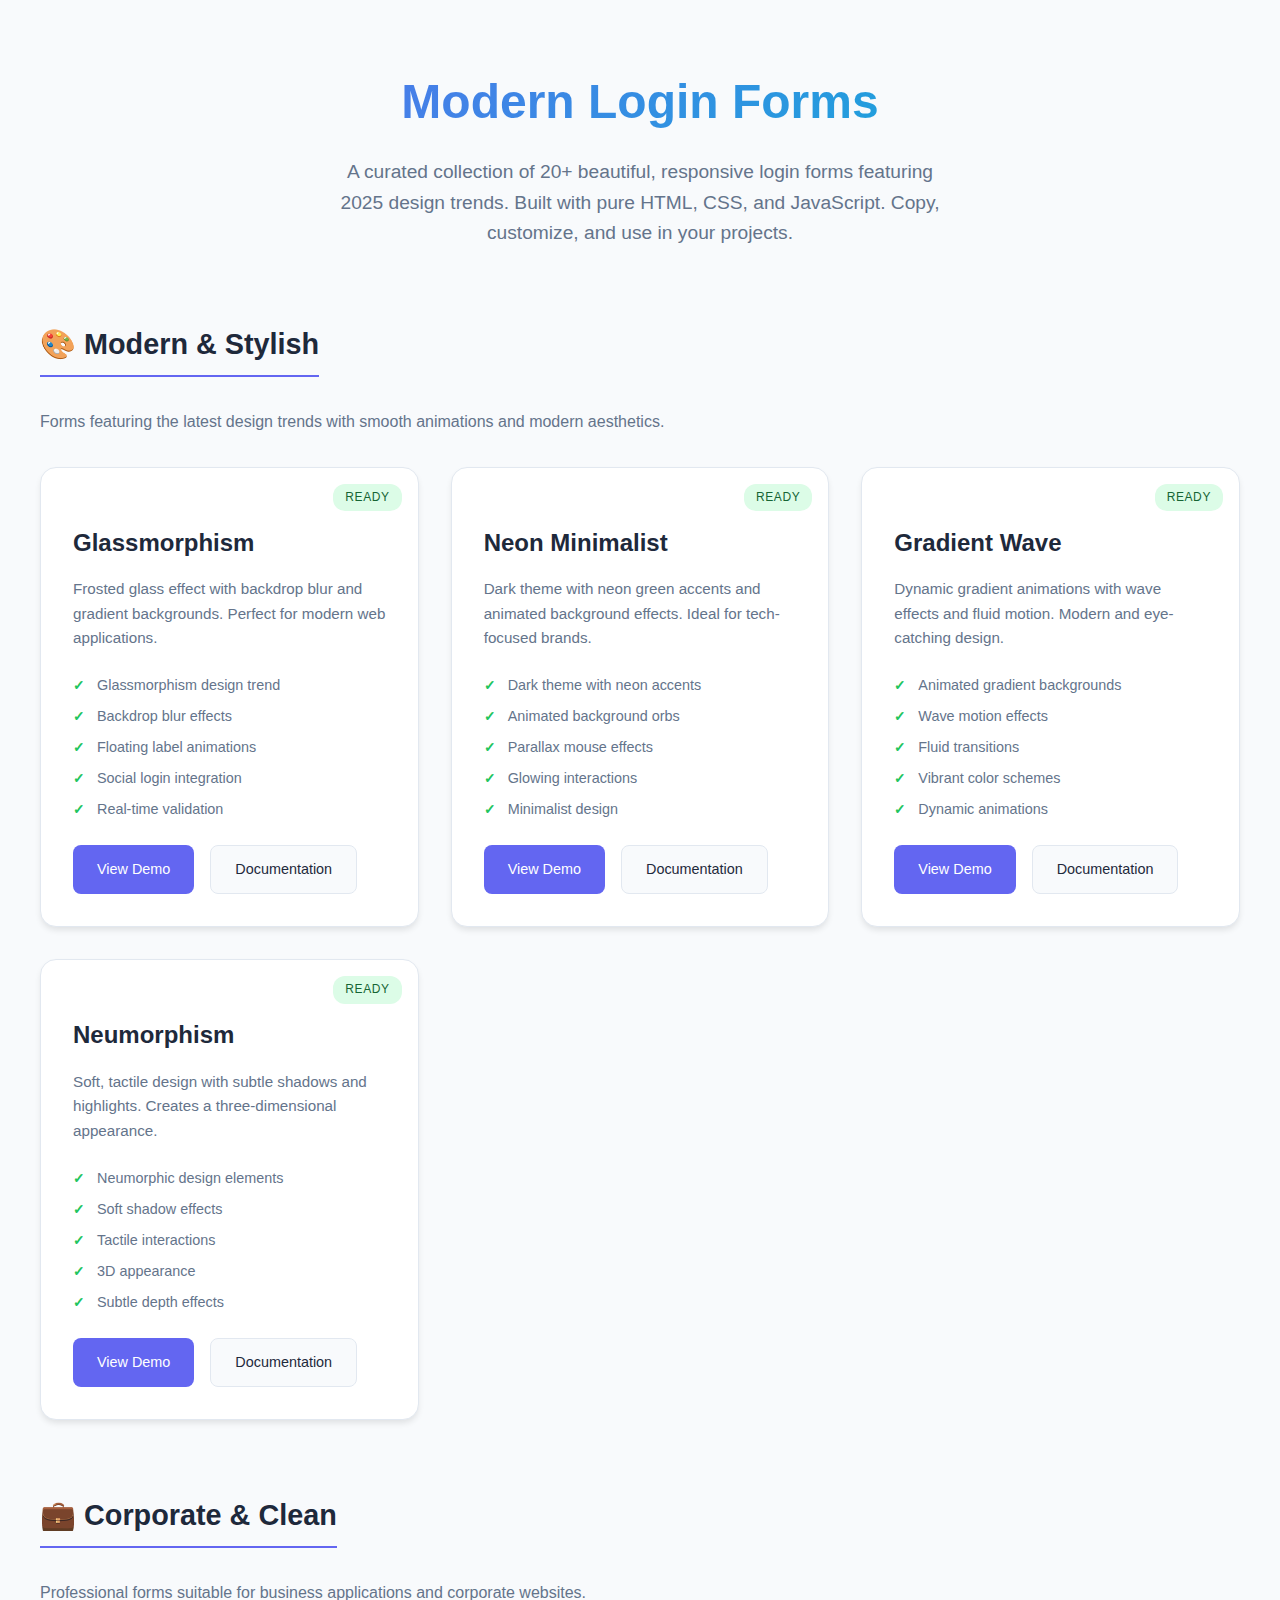
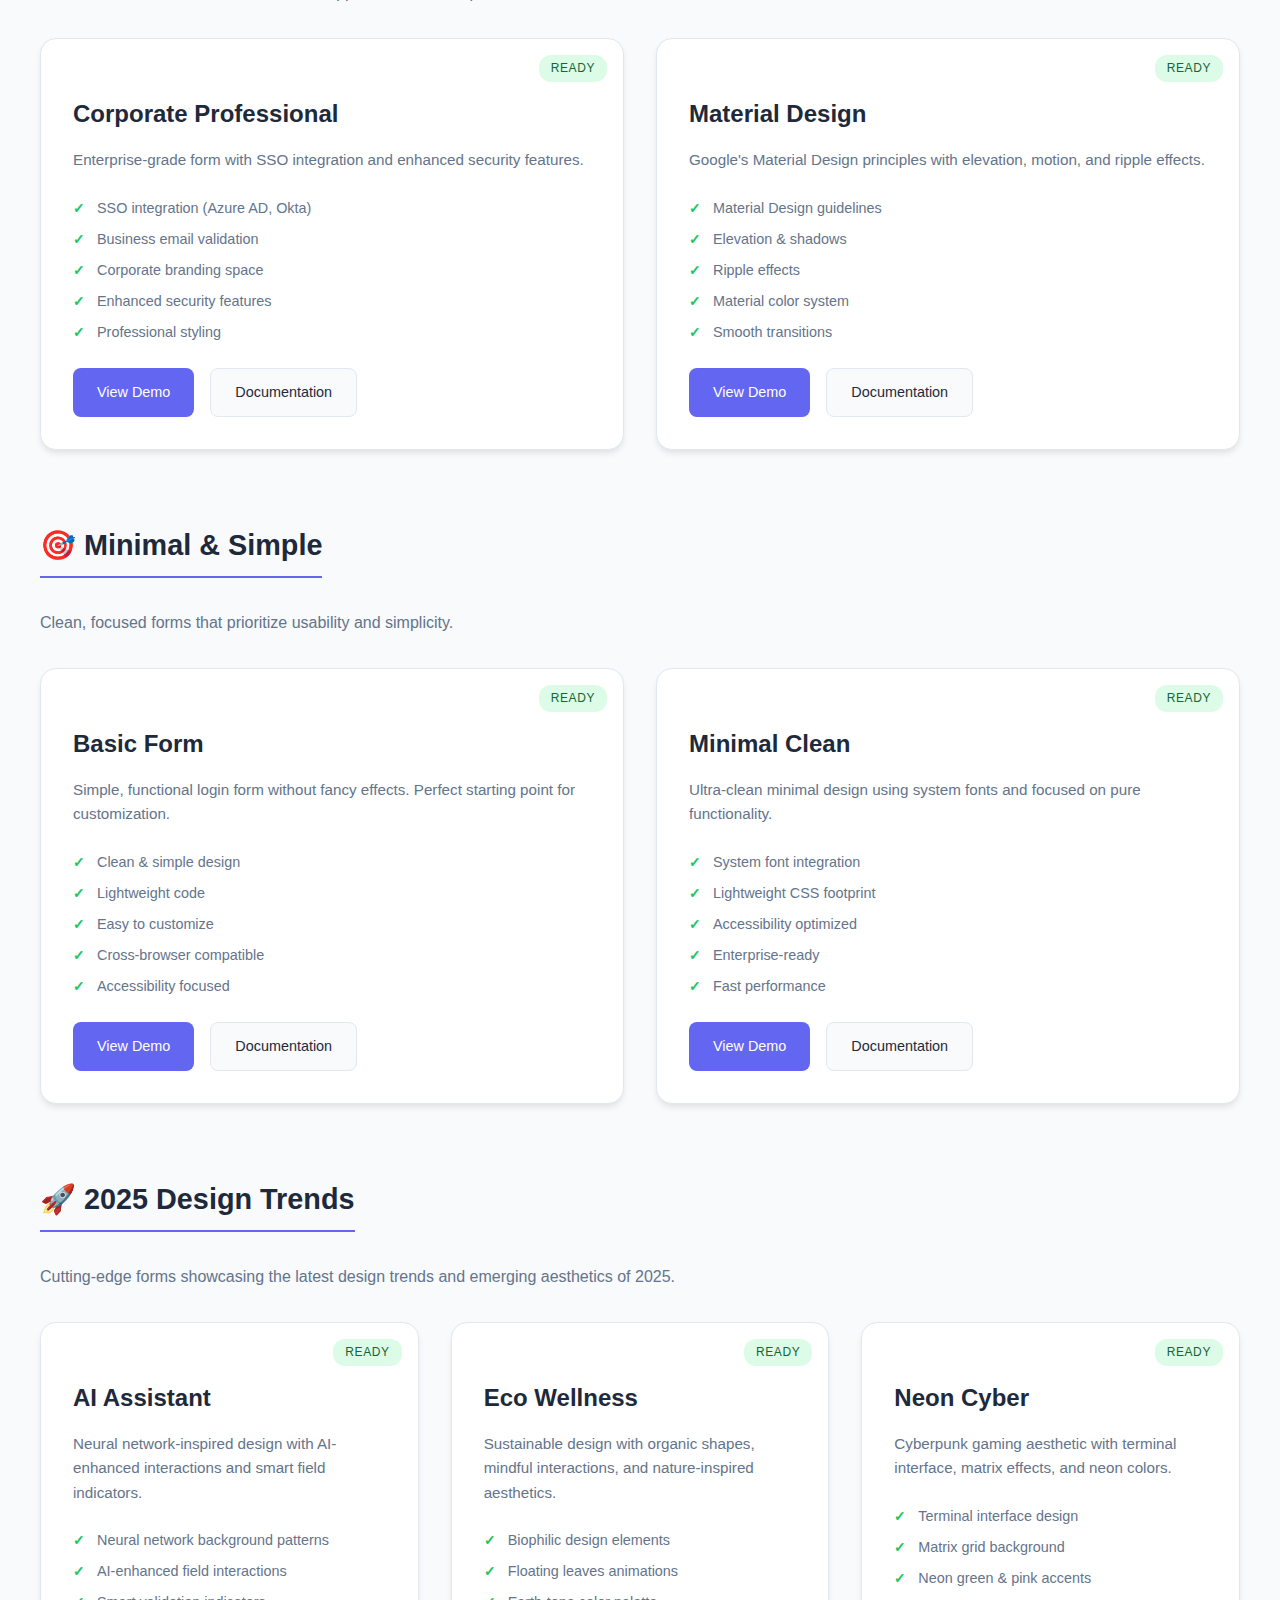
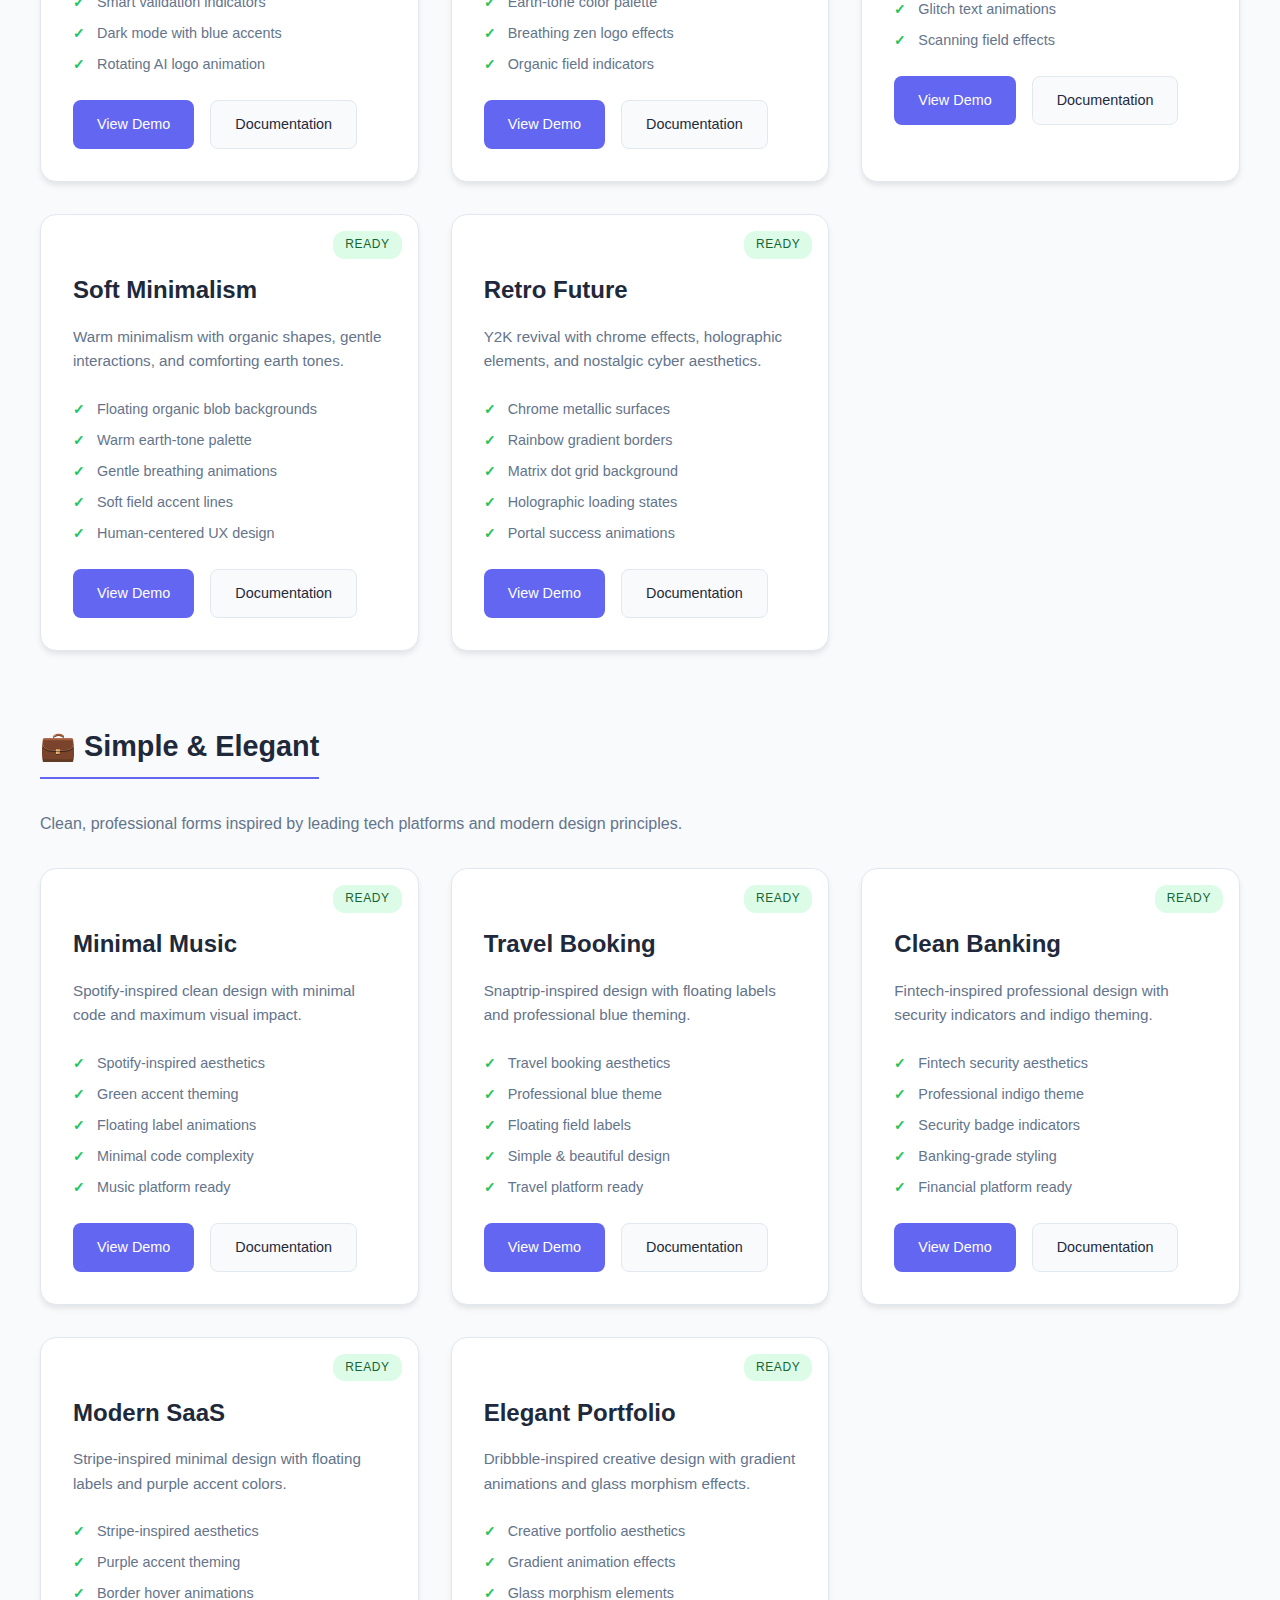
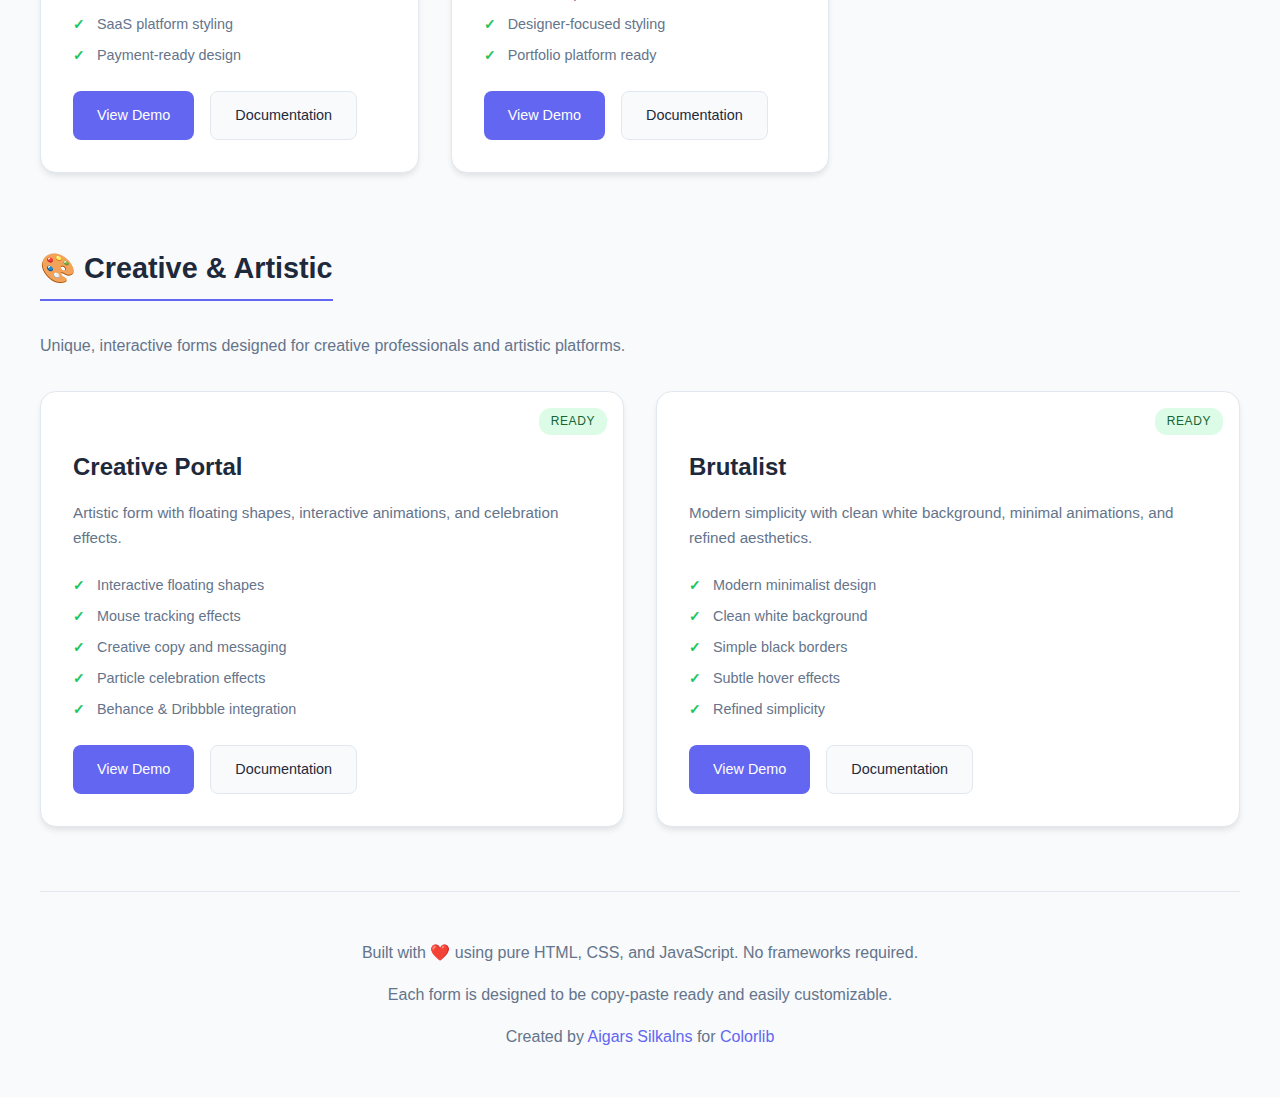
<file: index.html>
<!DOCTYPE html>
<html lang="en">
<head>
    <meta charset="UTF-8">
    <meta name="viewport" content="width=device-width, initial-scale=1.0">
    <title>Modern Login Forms Showcase</title>
    <style>
        :root {
            --primary-color: #6366f1;
            --text-primary: #1e293b;
            --text-secondary: #64748b;
            --bg-primary: #ffffff;
            --bg-secondary: #f8fafc;
            --border-color: #e2e8f0;
            --shadow: 0 4px 6px -1px rgba(0, 0, 0, 0.1);
            --shadow-hover: 0 10px 15px -3px rgba(0, 0, 0, 0.1);
        }

        body {
            font-family: 'Inter', -apple-system, BlinkMacSystemFont, 'Segoe UI', Roboto, sans-serif;
            background: var(--bg-secondary);
            color: var(--text-primary);
            line-height: 1.6;
            margin: 0;
            padding: 2rem;
        }

        .container {
            max-width: 1200px;
            margin: 0 auto;
        }

        .header {
            text-align: center;
            margin-bottom: 3rem;
        }

        .header h1 {
            font-size: 3rem;
            font-weight: 700;
            margin-bottom: 1rem;
            background: linear-gradient(135deg, var(--primary-color), #06b6d4);
            -webkit-background-clip: text;
            background-clip: text;
            -webkit-text-fill-color: transparent;
        }

        .header p {
            font-size: 1.2rem;
            color: var(--text-secondary);
            max-width: 600px;
            margin: 0 auto;
        }

        .category {
            margin-bottom: 3rem;
        }

        .category-title {
            font-size: 1.8rem;
            font-weight: 600;
            margin-bottom: 1rem;
            color: var(--text-primary);
            border-bottom: 2px solid var(--primary-color);
            display: inline-block;
            padding-bottom: 0.5rem;
        }

        .category-description {
            color: var(--text-secondary);
            margin-bottom: 2rem;
            font-size: 1rem;
        }

        .forms-grid {
            display: grid;
            grid-template-columns: repeat(auto-fit, minmax(350px, 1fr));
            gap: 2rem;
            margin-bottom: 2rem;
        }

        .form-card {
            background: var(--bg-primary);
            border-radius: 16px;
            padding: 2rem;
            box-shadow: var(--shadow);
            transition: all 0.3s cubic-bezier(0.4, 0, 0.2, 1);
            border: 1px solid var(--border-color);
            position: relative;
            overflow: hidden;
        }

        .form-card::before {
            content: '';
            position: absolute;
            top: 0;
            left: 0;
            right: 0;
            height: 4px;
            background: linear-gradient(90deg, var(--primary-color), #06b6d4);
            opacity: 0;
            transition: opacity 0.3s ease;
        }

        .form-card:hover {
            transform: translateY(-4px);
            box-shadow: var(--shadow-hover);
        }

        .form-card:hover::before {
            opacity: 1;
        }

        .form-title {
            font-size: 1.5rem;
            font-weight: 600;
            margin-bottom: 0.5rem;
            color: var(--text-primary);
        }

        .form-description {
            color: var(--text-secondary);
            margin-bottom: 1.5rem;
            font-size: 0.95rem;
        }

        .form-features {
            list-style: none;
            padding: 0;
            margin-bottom: 1.5rem;
        }

        .form-features li {
            position: relative;
            padding-left: 1.5rem;
            margin-bottom: 0.5rem;
            color: var(--text-secondary);
            font-size: 0.9rem;
        }

        .form-features li::before {
            content: '✓';
            position: absolute;
            left: 0;
            color: #22c55e;
            font-weight: bold;
        }

        .form-actions {
            display: flex;
            gap: 1rem;
            flex-wrap: wrap;
        }

        .btn {
            padding: 0.75rem 1.5rem;
            border-radius: 8px;
            text-decoration: none;
            font-weight: 500;
            font-size: 0.9rem;
            transition: all 0.3s ease;
            border: none;
            cursor: pointer;
            display: inline-flex;
            align-items: center;
            gap: 0.5rem;
        }

        .btn-primary {
            background: var(--primary-color);
            color: white;
        }

        .btn-primary:hover {
            background: #5855eb;
            transform: translateY(-1px);
        }

        .btn-secondary {
            background: var(--bg-secondary);
            color: var(--text-primary);
            border: 1px solid var(--border-color);
        }

        .btn-secondary:hover {
            background: #f1f5f9;
        }

        .status-badge {
            position: absolute;
            top: 1rem;
            right: 1rem;
            padding: 0.25rem 0.75rem;
            border-radius: 12px;
            font-size: 0.75rem;
            font-weight: 500;
            text-transform: uppercase;
            letter-spacing: 0.05em;
        }

        .status-ready {
            background: #dcfce7;
            color: #166534;
        }

        .status-coming-soon {
            background: #fef3c7;
            color: #92400e;
        }

        .coming-soon {
            opacity: 0.6;
            pointer-events: none;
        }

        .footer {
            text-align: center;
            margin-top: 4rem;
            padding-top: 2rem;
            border-top: 1px solid var(--border-color);
            color: var(--text-secondary);
        }

        @media (max-width: 768px) {
            body {
                padding: 1rem;
            }
            
            .header h1 {
                font-size: 2rem;
            }
            
            .forms-grid {
                grid-template-columns: 1fr;
            }
        }
    </style>
</head>
<body>
    <div class="container">
        <header class="header">
            <h1>Modern Login Forms</h1>
            <p>A curated collection of 20+ beautiful, responsive login forms featuring 2025 design trends. Built with pure HTML, CSS, and JavaScript. Copy, customize, and use in your projects.</p>
        </header>

        <section class="category">
            <h2 class="category-title">🎨 Modern & Stylish</h2>
            <p class="category-description">Forms featuring the latest design trends with smooth animations and modern aesthetics.</p>
            
            <div class="forms-grid">
                <div class="form-card">
                    <span class="status-badge status-ready">Ready</span>
                    <h3 class="form-title">Glassmorphism</h3>
                    <p class="form-description">Frosted glass effect with backdrop blur and gradient backgrounds. Perfect for modern web applications.</p>
                    <ul class="form-features">
                        <li>Glassmorphism design trend</li>
                        <li>Backdrop blur effects</li>
                        <li>Floating label animations</li>
                        <li>Social login integration</li>
                        <li>Real-time validation</li>
                    </ul>
                    <div class="form-actions">
                        <a href="forms/glassmorphism/index.html" class="btn btn-primary">View Demo</a>
                        <a href="forms/glassmorphism/README.md" class="btn btn-secondary">Documentation</a>
                    </div>
                </div>

                <div class="form-card">
                    <span class="status-badge status-ready">Ready</span>
                    <h3 class="form-title">Neon Minimalist</h3>
                    <p class="form-description">Dark theme with neon green accents and animated background effects. Ideal for tech-focused brands.</p>
                    <ul class="form-features">
                        <li>Dark theme with neon accents</li>
                        <li>Animated background orbs</li>
                        <li>Parallax mouse effects</li>
                        <li>Glowing interactions</li>
                        <li>Minimalist design</li>
                    </ul>
                    <div class="form-actions">
                        <a href="forms/neon/index.html" class="btn btn-primary">View Demo</a>
                        <a href="forms/neon/README.md" class="btn btn-secondary">Documentation</a>
                    </div>
                </div>

                <div class="form-card">
                    <span class="status-badge status-ready">Ready</span>
                    <h3 class="form-title">Gradient Wave</h3>
                    <p class="form-description">Dynamic gradient animations with wave effects and fluid motion. Modern and eye-catching design.</p>
                    <ul class="form-features">
                        <li>Animated gradient backgrounds</li>
                        <li>Wave motion effects</li>
                        <li>Fluid transitions</li>
                        <li>Vibrant color schemes</li>
                        <li>Dynamic animations</li>
                    </ul>
                    <div class="form-actions">
                        <a href="forms/gradient-wave/index.html" class="btn btn-primary">View Demo</a>
                        <a href="forms/gradient-wave/README.md" class="btn btn-secondary">Documentation</a>
                    </div>
                </div>

                <div class="form-card">
                    <span class="status-badge status-ready">Ready</span>
                    <h3 class="form-title">Neumorphism</h3>
                    <p class="form-description">Soft, tactile design with subtle shadows and highlights. Creates a three-dimensional appearance.</p>
                    <ul class="form-features">
                        <li>Neumorphic design elements</li>
                        <li>Soft shadow effects</li>
                        <li>Tactile interactions</li>
                        <li>3D appearance</li>
                        <li>Subtle depth effects</li>
                    </ul>
                    <div class="form-actions">
                        <a href="forms/neumorphism/index.html" class="btn btn-primary">View Demo</a>
                        <a href="forms/neumorphism/README.md" class="btn btn-secondary">Documentation</a>
                    </div>
                </div>
            </div>
        </section>

        <section class="category">
            <h2 class="category-title">💼 Corporate & Clean</h2>
            <p class="category-description">Professional forms suitable for business applications and corporate websites.</p>
            
            <div class="forms-grid">
                <div class="form-card">
                    <span class="status-badge status-ready">Ready</span>
                    <h3 class="form-title">Corporate Professional</h3>
                    <p class="form-description">Enterprise-grade form with SSO integration and enhanced security features.</p>
                    <ul class="form-features">
                        <li>SSO integration (Azure AD, Okta)</li>
                        <li>Business email validation</li>
                        <li>Corporate branding space</li>
                        <li>Enhanced security features</li>
                        <li>Professional styling</li>
                    </ul>
                    <div class="form-actions">
                        <a href="forms/corporate/index.html" class="btn btn-primary">View Demo</a>
                        <a href="forms/corporate/README.md" class="btn btn-secondary">Documentation</a>
                    </div>
                </div>

                <div class="form-card">
                    <span class="status-badge status-ready">Ready</span>
                    <h3 class="form-title">Material Design</h3>
                    <p class="form-description">Google's Material Design principles with elevation, motion, and ripple effects.</p>
                    <ul class="form-features">
                        <li>Material Design guidelines</li>
                        <li>Elevation & shadows</li>
                        <li>Ripple effects</li>
                        <li>Material color system</li>
                        <li>Smooth transitions</li>
                    </ul>
                    <div class="form-actions">
                        <a href="forms/material/index.html" class="btn btn-primary">View Demo</a>
                        <a href="forms/material/README.md" class="btn btn-secondary">Documentation</a>
                    </div>
                </div>
            </div>
        </section>

        <section class="category">
            <h2 class="category-title">🎯 Minimal & Simple</h2>
            <p class="category-description">Clean, focused forms that prioritize usability and simplicity.</p>
            
            <div class="forms-grid">
                <div class="form-card">
                    <span class="status-badge status-ready">Ready</span>
                    <h3 class="form-title">Basic Form</h3>
                    <p class="form-description">Simple, functional login form without fancy effects. Perfect starting point for customization.</p>
                    <ul class="form-features">
                        <li>Clean & simple design</li>
                        <li>Lightweight code</li>
                        <li>Easy to customize</li>
                        <li>Cross-browser compatible</li>
                        <li>Accessibility focused</li>
                    </ul>
                    <div class="form-actions">
                        <a href="forms/basic/form1.html" class="btn btn-primary">View Demo</a>
                        <a href="#" class="btn btn-secondary">Documentation</a>
                    </div>
                </div>

                <div class="form-card">
                    <span class="status-badge status-ready">Ready</span>
                    <h3 class="form-title">Minimal Clean</h3>
                    <p class="form-description">Ultra-clean minimal design using system fonts and focused on pure functionality.</p>
                    <ul class="form-features">
                        <li>System font integration</li>
                        <li>Lightweight CSS footprint</li>
                        <li>Accessibility optimized</li>
                        <li>Enterprise-ready</li>
                        <li>Fast performance</li>
                    </ul>
                    <div class="form-actions">
                        <a href="forms/minimal/index.html" class="btn btn-primary">View Demo</a>
                        <a href="forms/minimal/README.md" class="btn btn-secondary">Documentation</a>
                    </div>
                </div>
            </div>
        </section>

        <section class="category">
            <h2 class="category-title">🚀 2025 Design Trends</h2>
            <p class="category-description">Cutting-edge forms showcasing the latest design trends and emerging aesthetics of 2025.</p>
            
            <div class="forms-grid">
                <div class="form-card">
                    <span class="status-badge status-ready">Ready</span>
                    <h3 class="form-title">AI Assistant</h3>
                    <p class="form-description">Neural network-inspired design with AI-enhanced interactions and smart field indicators.</p>
                    <ul class="form-features">
                        <li>Neural network background patterns</li>
                        <li>AI-enhanced field interactions</li>
                        <li>Smart validation indicators</li>
                        <li>Dark mode with blue accents</li>
                        <li>Rotating AI logo animation</li>
                    </ul>
                    <div class="form-actions">
                        <a href="forms/ai-assistant/index.html" class="btn btn-primary">View Demo</a>
                        <a href="forms/ai-assistant/README.md" class="btn btn-secondary">Documentation</a>
                    </div>
                </div>

                <div class="form-card">
                    <span class="status-badge status-ready">Ready</span>
                    <h3 class="form-title">Eco Wellness</h3>
                    <p class="form-description">Sustainable design with organic shapes, mindful interactions, and nature-inspired aesthetics.</p>
                    <ul class="form-features">
                        <li>Biophilic design elements</li>
                        <li>Floating leaves animations</li>
                        <li>Earth-tone color palette</li>
                        <li>Breathing zen logo effects</li>
                        <li>Organic field indicators</li>
                    </ul>
                    <div class="form-actions">
                        <a href="forms/eco-wellness/index.html" class="btn btn-primary">View Demo</a>
                        <a href="forms/eco-wellness/README.md" class="btn btn-secondary">Documentation</a>
                    </div>
                </div>

                <div class="form-card">
                    <span class="status-badge status-ready">Ready</span>
                    <h3 class="form-title">Neon Cyber</h3>
                    <p class="form-description">Cyberpunk gaming aesthetic with terminal interface, matrix effects, and neon colors.</p>
                    <ul class="form-features">
                        <li>Terminal interface design</li>
                        <li>Matrix grid background</li>
                        <li>Neon green & pink accents</li>
                        <li>Glitch text animations</li>
                        <li>Scanning field effects</li>
                    </ul>
                    <div class="form-actions">
                        <a href="forms/neon-cyber/index.html" class="btn btn-primary">View Demo</a>
                        <a href="forms/neon-cyber/README.md" class="btn btn-secondary">Documentation</a>
                    </div>
                </div>

                <div class="form-card">
                    <span class="status-badge status-ready">Ready</span>
                    <h3 class="form-title">Soft Minimalism</h3>
                    <p class="form-description">Warm minimalism with organic shapes, gentle interactions, and comforting earth tones.</p>
                    <ul class="form-features">
                        <li>Floating organic blob backgrounds</li>
                        <li>Warm earth-tone palette</li>
                        <li>Gentle breathing animations</li>
                        <li>Soft field accent lines</li>
                        <li>Human-centered UX design</li>
                    </ul>
                    <div class="form-actions">
                        <a href="forms/soft-minimalism/index.html" class="btn btn-primary">View Demo</a>
                        <a href="forms/soft-minimalism/README.md" class="btn btn-secondary">Documentation</a>
                    </div>
                </div>

                <div class="form-card">
                    <span class="status-badge status-ready">Ready</span>
                    <h3 class="form-title">Retro Future</h3>
                    <p class="form-description">Y2K revival with chrome effects, holographic elements, and nostalgic cyber aesthetics.</p>
                    <ul class="form-features">
                        <li>Chrome metallic surfaces</li>
                        <li>Rainbow gradient borders</li>
                        <li>Matrix dot grid background</li>
                        <li>Holographic loading states</li>
                        <li>Portal success animations</li>
                    </ul>
                    <div class="form-actions">
                        <a href="forms/retro-future/index.html" class="btn btn-primary">View Demo</a>
                        <a href="forms/retro-future/README.md" class="btn btn-secondary">Documentation</a>
                    </div>
                </div>
            </div>
        </section>

        <section class="category">
            <h2 class="category-title">💼 Simple & Elegant</h2>
            <p class="category-description">Clean, professional forms inspired by leading tech platforms and modern design principles.</p>
            
            <div class="forms-grid">
                <div class="form-card">
                    <span class="status-badge status-ready">Ready</span>
                    <h3 class="form-title">Minimal Music</h3>
                    <p class="form-description">Spotify-inspired clean design with minimal code and maximum visual impact.</p>
                    <ul class="form-features">
                        <li>Spotify-inspired aesthetics</li>
                        <li>Green accent theming</li>
                        <li>Floating label animations</li>
                        <li>Minimal code complexity</li>
                        <li>Music platform ready</li>
                    </ul>
                    <div class="form-actions">
                        <a href="forms/minimal-music/index.html" class="btn btn-primary">View Demo</a>
                        <a href="forms/minimal-music/README.md" class="btn btn-secondary">Documentation</a>
                    </div>
                </div>

                <div class="form-card">
                    <span class="status-badge status-ready">Ready</span>
                    <h3 class="form-title">Travel Booking</h3>
                    <p class="form-description">Snaptrip-inspired design with floating labels and professional blue theming.</p>
                    <ul class="form-features">
                        <li>Travel booking aesthetics</li>
                        <li>Professional blue theme</li>
                        <li>Floating field labels</li>
                        <li>Simple & beautiful design</li>
                        <li>Travel platform ready</li>
                    </ul>
                    <div class="form-actions">
                        <a href="forms/travel-booking/index.html" class="btn btn-primary">View Demo</a>
                        <a href="forms/travel-booking/README.md" class="btn btn-secondary">Documentation</a>
                    </div>
                </div>

                <div class="form-card">
                    <span class="status-badge status-ready">Ready</span>
                    <h3 class="form-title">Clean Banking</h3>
                    <p class="form-description">Fintech-inspired professional design with security indicators and indigo theming.</p>
                    <ul class="form-features">
                        <li>Fintech security aesthetics</li>
                        <li>Professional indigo theme</li>
                        <li>Security badge indicators</li>
                        <li>Banking-grade styling</li>
                        <li>Financial platform ready</li>
                    </ul>
                    <div class="form-actions">
                        <a href="forms/clean-banking/index.html" class="btn btn-primary">View Demo</a>
                        <a href="forms/clean-banking/README.md" class="btn btn-secondary">Documentation</a>
                    </div>
                </div>

                <div class="form-card">
                    <span class="status-badge status-ready">Ready</span>
                    <h3 class="form-title">Modern SaaS</h3>
                    <p class="form-description">Stripe-inspired minimal design with floating labels and purple accent colors.</p>
                    <ul class="form-features">
                        <li>Stripe-inspired aesthetics</li>
                        <li>Purple accent theming</li>
                        <li>Border hover animations</li>
                        <li>SaaS platform styling</li>
                        <li>Payment-ready design</li>
                    </ul>
                    <div class="form-actions">
                        <a href="forms/modern-saas/index.html" class="btn btn-primary">View Demo</a>
                        <a href="forms/modern-saas/README.md" class="btn btn-secondary">Documentation</a>
                    </div>
                </div>

                <div class="form-card">
                    <span class="status-badge status-ready">Ready</span>
                    <h3 class="form-title">Elegant Portfolio</h3>
                    <p class="form-description">Dribbble-inspired creative design with gradient animations and glass morphism effects.</p>
                    <ul class="form-features">
                        <li>Creative portfolio aesthetics</li>
                        <li>Gradient animation effects</li>
                        <li>Glass morphism elements</li>
                        <li>Designer-focused styling</li>
                        <li>Portfolio platform ready</li>
                    </ul>
                    <div class="form-actions">
                        <a href="forms/elegant-portfolio/index.html" class="btn btn-primary">View Demo</a>
                        <a href="forms/elegant-portfolio/README.md" class="btn btn-secondary">Documentation</a>
                    </div>
                </div>
            </div>
        </section>

        <section class="category">
            <h2 class="category-title">🎨 Creative & Artistic</h2>
            <p class="category-description">Unique, interactive forms designed for creative professionals and artistic platforms.</p>
            
            <div class="forms-grid">
                <div class="form-card">
                    <span class="status-badge status-ready">Ready</span>
                    <h3 class="form-title">Creative Portal</h3>
                    <p class="form-description">Artistic form with floating shapes, interactive animations, and celebration effects.</p>
                    <ul class="form-features">
                        <li>Interactive floating shapes</li>
                        <li>Mouse tracking effects</li>
                        <li>Creative copy and messaging</li>
                        <li>Particle celebration effects</li>
                        <li>Behance & Dribbble integration</li>
                    </ul>
                    <div class="form-actions">
                        <a href="forms/creative/index.html" class="btn btn-primary">View Demo</a>
                        <a href="forms/creative/README.md" class="btn btn-secondary">Documentation</a>
                    </div>
                </div>

                <div class="form-card">
                    <span class="status-badge status-ready">Ready</span>
                    <h3 class="form-title">Brutalist</h3>
                    <p class="form-description">Modern simplicity with clean white background, minimal animations, and refined aesthetics.</p>
                    <ul class="form-features">
                        <li>Modern minimalist design</li>
                        <li>Clean white background</li>
                        <li>Simple black borders</li>
                        <li>Subtle hover effects</li>
                        <li>Refined simplicity</li>
                    </ul>
                    <div class="form-actions">
                        <a href="forms/brutalist/index.html" class="btn btn-primary">View Demo</a>
                        <a href="forms/brutalist/README.md" class="btn btn-secondary">Documentation</a>
                    </div>
                </div>
            </div>
        </section>

        <footer class="footer">
            <p>Built with ❤️ using pure HTML, CSS, and JavaScript. No frameworks required.</p>
            <p>Each form is designed to be copy-paste ready and easily customizable.</p>
            <p>Created by <a href="https://github.com/puikinsh/" style="color: var(--primary-color); text-decoration: none;">Aigars Silkalns</a> for <a href="https://colorlib.com" style="color: var(--primary-color); text-decoration: none;">Colorlib</a></p>
        </footer>
    </div>
</body>
</html>
</file>
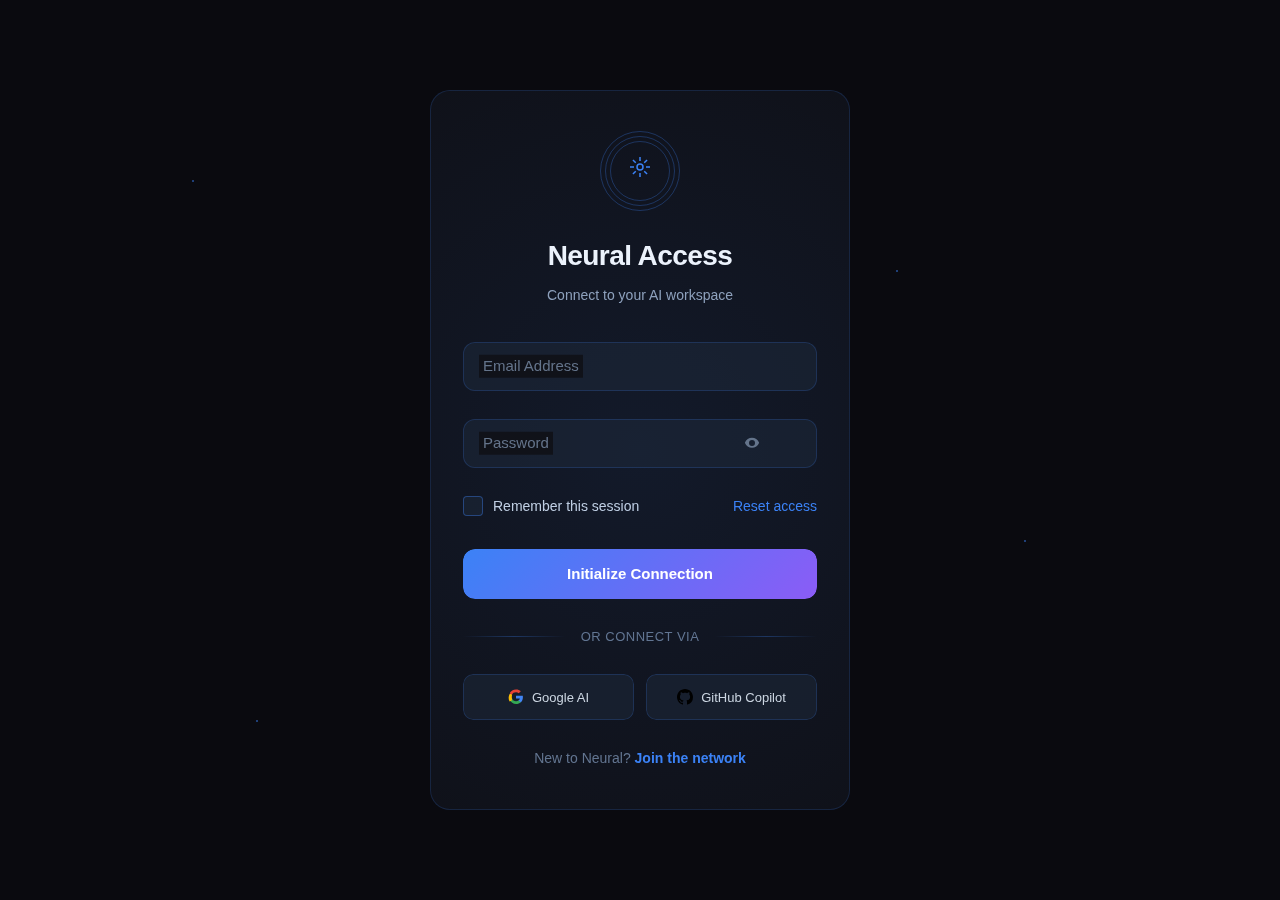
<file: forms/ai-assistant/index.html>
<!DOCTYPE html>
<html lang="en">
<head>
    <meta charset="UTF-8">
    <meta name="viewport" content="width=device-width, initial-scale=1.0">
    <title>AI Assistant Login</title>
    <link rel="stylesheet" href="style.css">
</head>
<body>
    <div class="neural-background">
        <div class="neural-node"></div>
        <div class="neural-node"></div>
        <div class="neural-node"></div>
        <div class="neural-node"></div>
        <div class="neural-node"></div>
    </div>

    <div class="login-container">
        <div class="login-card">
            <div class="ai-glow"></div>
            
            <div class="login-header">
                <div class="ai-logo">
                    <div class="logo-core">
                        <svg width="24" height="24" viewBox="0 0 24 24" fill="none">
                            <circle cx="12" cy="12" r="3" stroke="currentColor" stroke-width="1.5"/>
                            <path d="M12 2v4m0 12v4M4.93 4.93l2.83 2.83m8.48 8.48l2.83 2.83M2 12h4m12 0h4M4.93 19.07l2.83-2.83m8.48-8.48l2.83-2.83" stroke="currentColor" stroke-width="1.5"/>
                        </svg>
                    </div>
                    <div class="logo-rings">
                        <div class="ring ring-1"></div>
                        <div class="ring ring-2"></div>
                        <div class="ring ring-3"></div>
                    </div>
                </div>
                <h1>Neural Access</h1>
                <p>Connect to your AI workspace</p>
            </div>
            
            <form class="login-form" id="loginForm" novalidate>
                <div class="smart-field" data-field="email">
                    <div class="field-background"></div>
                    <input type="email" id="email" name="email" required autocomplete="email">
                    <label for="email">Email Address</label>
                    <div class="ai-indicator">
                        <div class="ai-pulse"></div>
                    </div>
                    <div class="field-completion"></div>
                    <span class="error-message" id="emailError"></span>
                </div>

                <div class="smart-field" data-field="password">
                    <div class="field-background"></div>
                    <input type="password" id="password" name="password" required autocomplete="current-password">
                    <label for="password">Password</label>
                    <button type="button" class="smart-toggle" id="passwordToggle" aria-label="Toggle password visibility">
                        <svg class="toggle-show" width="18" height="18" viewBox="0 0 18 18" fill="none">
                            <path d="M9 3.75c-3.15 0-5.85 1.89-7.02 4.72a.75.75 0 000 .56c1.17 2.83 3.87 4.72 7.02 4.72s5.85-1.89 7.02-4.72a.75.75 0 000-.56C14.85 5.64 12.15 3.75 9 3.75zM9 12a3 3 0 110-6 3 3 0 010 6z" fill="currentColor"/>
                        </svg>
                        <svg class="toggle-hide" width="18" height="18" viewBox="0 0 18 18" fill="none">
                            <path d="M3.53 2.47a.75.75 0 00-1.06 1.06l11 11a.75.75 0 101.06-1.06l-2.82-2.82c.8-.67 1.5-1.49 2.04-2.42a.75.75 0 000-.56C12.58 4.84 10.89 3.75 9 3.75c-.69 0-1.36.1-2 .29L3.53 2.47zM7.974 5.847L10.126 8a1.5 1.5 0 01-2.126-2.126l-.026-.027z" fill="currentColor"/>
                        </svg>
                    </button>
                    <div class="ai-indicator">
                        <div class="ai-pulse"></div>
                    </div>
                    <div class="field-completion"></div>
                    <span class="error-message" id="passwordError"></span>
                </div>

                <div class="form-options">
                    <label class="smart-checkbox">
                        <input type="checkbox" id="remember" name="remember">
                        <span class="checkbox-ai">
                            <div class="checkbox-core"></div>
                            <svg width="12" height="10" viewBox="0 0 12 10" fill="none">
                                <path d="M1 5l3 3 7-7" stroke="currentColor" stroke-width="2" stroke-linecap="round" stroke-linejoin="round"/>
                            </svg>
                        </span>
                        <span class="checkbox-text">Remember this session</span>
                    </label>
                    <a href="#" class="neural-link">Reset access</a>
                </div>

                <button type="submit" class="neural-button">
                    <div class="button-bg"></div>
                    <span class="button-text">Initialize Connection</span>
                    <div class="button-loader">
                        <div class="neural-spinner">
                            <div class="spinner-segment"></div>
                            <div class="spinner-segment"></div>
                            <div class="spinner-segment"></div>
                        </div>
                    </div>
                    <div class="button-glow"></div>
                </button>
            </form>

            <div class="auth-separator">
                <div class="separator-line"></div>
                <span class="separator-text">or connect via</span>
                <div class="separator-line"></div>
            </div>

            <div class="neural-social">
                <button type="button" class="social-neural">
                    <div class="social-bg"></div>
                    <svg width="16" height="16" viewBox="0 0 16 16">
                        <path fill="#4285F4" d="M14.9 8.161c0-.476-.039-.954-.118-1.421H8.021v2.681h3.833a3.321 3.321 0 01-1.431 2.161v1.785h2.3c1.349-1.25 2.177-3.103 2.177-5.206z"/>
                        <path fill="#34A853" d="M8.021 15c1.951 0 3.57-.65 4.761-1.754l-2.3-1.785c-.653.447-1.477.707-2.461.707-1.887 0-3.487-1.274-4.057-2.991H1.617V11.1C2.8 13.481 5.282 15 8.021 15z"/>
                        <path fill="#FBBC05" d="M3.964 9.177a4.97 4.97 0 010-2.354V4.9H1.617a8.284 8.284 0 000 7.623l2.347-1.346z"/>
                        <path fill="#EA4335" d="M8.021 3.177c1.064 0 2.02.375 2.75 1.111l2.041-2.041C11.616 1.016 9.97.446 8.021.446c-2.739 0-5.221 1.519-6.404 3.9l2.347 1.346c.57-1.717 2.17-2.515 4.057-2.515z"/>
                    </svg>
                    <span>Google AI</span>
                    <div class="social-glow"></div>
                </button>
                
                <button type="button" class="social-neural">
                    <div class="social-bg"></div>
                    <svg width="16" height="16" viewBox="0 0 16 16" fill="#000000">
                        <path d="M8 0C3.58 0 0 3.58 0 8c0 3.54 2.29 6.53 5.47 7.59.4.07.55-.17.55-.38 0-.19-.01-.82-.01-1.49-2.01.37-2.53-.49-2.69-.94-.09-.23-.48-.94-.82-1.13-.28-.15-.68-.52-.01-.53.63-.01 1.08.58 1.23.82.72 1.21 1.87.87 2.33.66.07-.52.28-.87.51-1.07-1.78-.2-3.64-.89-3.64-3.95 0-.87.31-1.59.82-2.15-.08-.2-.36-1.02.08-2.12 0 0 .67-.21 2.2.82.64-.18 1.32-.27 2-.27.68 0 1.36.09 2 .27 1.53-1.04 2.2-.82 2.2-.82.44 1.1.16 1.92.08 2.12.51.56.82 1.27.82 2.15 0 3.07-1.87 3.75-3.65 3.95.29.25.54.73.54 1.48 0 1.07-.01 1.93-.01 2.2 0 .21.15.46.55.38A8.013 8.013 0 0016 8c0-4.42-3.58-8-8-8z"/>
                    </svg>
                    <span>GitHub Copilot</span>
                    <div class="social-glow"></div>
                </button>
            </div>

            <div class="signup-section">
                <span>New to Neural? </span>
                <a href="#" class="neural-signup">Join the network</a>
            </div>

            <div class="success-neural" id="successMessage">
                <div class="success-core">
                    <div class="success-rings">
                        <div class="success-ring"></div>
                        <div class="success-ring"></div>
                        <div class="success-ring"></div>
                    </div>
                    <svg width="24" height="24" viewBox="0 0 24 24" fill="none">
                        <path d="M9 12l2 2 4-4" stroke="currentColor" stroke-width="2.5" stroke-linecap="round" stroke-linejoin="round"/>
                    </svg>
                </div>
                <h3>Neural Link Established</h3>
                <p>Accessing your AI workspace...</p>
            </div>
        </div>
    </div>

    <script src="../../shared/js/form-utils.js"></script>
    <script src="script.js"></script>
</body>
</html>
</file>
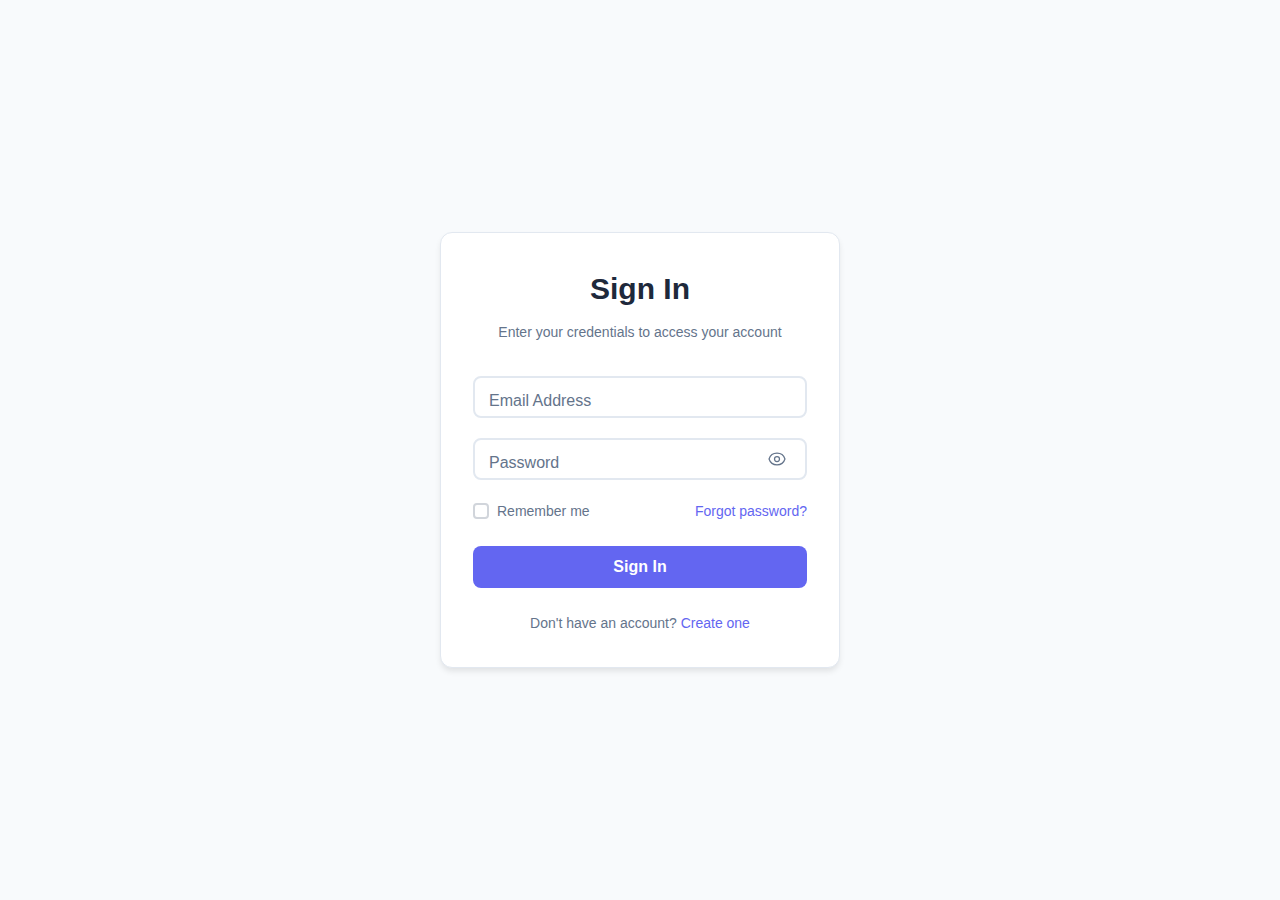
<file: forms/basic/index.html>
<!DOCTYPE html>
<html lang="en">
<head>
    <meta charset="UTF-8">
    <meta name="viewport" content="width=device-width, initial-scale=1.0">
    <title>Basic Login Form</title>
    <link rel="stylesheet" href="style.css">
</head>
<body>
    <div class="login-container">
        <div class="login-card">
            <div class="login-header">
                <h2>Sign In</h2>
                <p>Enter your credentials to access your account</p>
            </div>
            
            <form class="login-form" id="loginForm" novalidate>
                <div class="form-group">
                    <div class="input-wrapper">
                        <input type="email" id="email" name="email" required autocomplete="email">
                        <label for="email">Email Address</label>
                    </div>
                    <span class="error-message" id="emailError"></span>
                </div>

                <div class="form-group">
                    <div class="input-wrapper password-wrapper">
                        <input type="password" id="password" name="password" required autocomplete="current-password">
                        <label for="password">Password</label>
                        <button type="button" class="password-toggle" id="passwordToggle" aria-label="Toggle password visibility">
                            <span class="eye-icon"></span>
                        </button>
                    </div>
                    <span class="error-message" id="passwordError"></span>
                </div>

                <div class="form-options">
                    <label class="remember-wrapper">
                        <input type="checkbox" id="remember" name="remember">
                        <span class="checkbox-label">
                            <span class="checkmark"></span>
                            Remember me
                        </span>
                    </label>
                    <a href="#" class="forgot-password">Forgot password?</a>
                </div>

                <button type="submit" class="login-btn">
                    <span class="btn-text">Sign In</span>
                    <span class="btn-loader"></span>
                </button>
            </form>

            <div class="signup-link">
                <p>Don't have an account? <a href="#">Create one</a></p>
            </div>

            <div class="success-message" id="successMessage">
                <div class="success-icon">✓</div>
                <h3>Login Successful!</h3>
                <p>Redirecting to your dashboard...</p>
            </div>
        </div>
    </div>

    <script src="../../shared/js/form-utils.js"></script>
    <script src="script.js"></script>
</body>
</html>
</file>
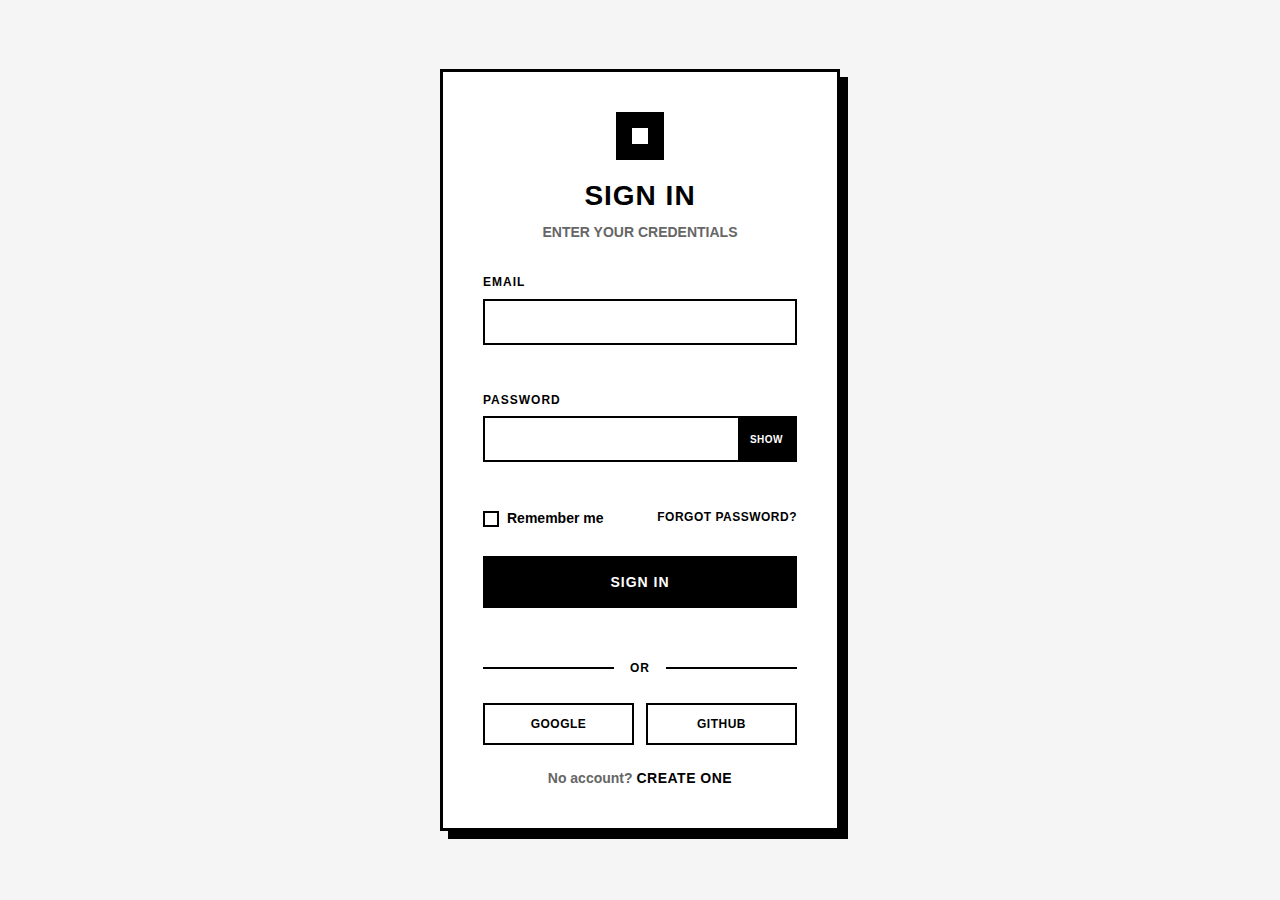
<file: forms/brutalist/index.html>
<!DOCTYPE html>
<html lang="en">
<head>
    <meta charset="UTF-8">
    <meta name="viewport" content="width=device-width, initial-scale=1.0">
    <title>Modern Brutalist Login Form</title>
    <link rel="stylesheet" href="style.css">
</head>
<body>
    <div class="login-container">
        <div class="login-card">
            <div class="login-header">
                <div class="logo">
                    <div class="logo-square"></div>
                </div>
                <h2>Sign In</h2>
                <p>Enter your credentials</p>
            </div>
            
            <form class="login-form" id="loginForm" novalidate>
                <div class="form-group">
                    <label for="email" class="form-label">Email</label>
                    <div class="input-wrapper">
                        <input type="email" id="email" name="email" required autocomplete="email">
                    </div>
                    <span class="error-message" id="emailError"></span>
                </div>

                <div class="form-group">
                    <label for="password" class="form-label">Password</label>
                    <div class="input-wrapper password-wrapper">
                        <input type="password" id="password" name="password" required autocomplete="current-password">
                        <button type="button" class="password-toggle" id="passwordToggle" aria-label="Toggle password visibility">
                            <span class="toggle-text">SHOW</span>
                        </button>
                    </div>
                    <span class="error-message" id="passwordError"></span>
                </div>

                <div class="form-options">
                    <div class="checkbox-wrapper">
                        <input type="checkbox" id="remember" name="remember">
                        <label for="remember" class="checkbox-label">
                            <div class="checkbox-box"></div>
                            <span>Remember me</span>
                        </label>
                    </div>
                    <a href="#" class="forgot-link">Forgot password?</a>
                </div>

                <button type="submit" class="login-btn">
                    <span class="btn-text">SIGN IN</span>
                    <div class="btn-loader">
                        <div class="loader-bar"></div>
                        <div class="loader-bar"></div>
                        <div class="loader-bar"></div>
                    </div>
                </button>
            </form>

            <div class="divider">
                <span>OR</span>
            </div>

            <div class="social-login">
                <button type="button" class="social-btn">
                    <span class="social-text">GOOGLE</span>
                </button>
                <button type="button" class="social-btn">
                    <span class="social-text">GITHUB</span>
                </button>
            </div>

            <div class="signup-link">
                <span>No account? </span>
                <a href="#">Create one</a>
            </div>

            <div class="success-message" id="successMessage">
                <div class="success-icon">✓</div>
                <h3>Success</h3>
                <p>Redirecting...</p>
            </div>
        </div>
    </div>

    <script src="../../shared/js/form-utils.js"></script>
    <script src="script.js"></script>
</body>
</html>
</file>
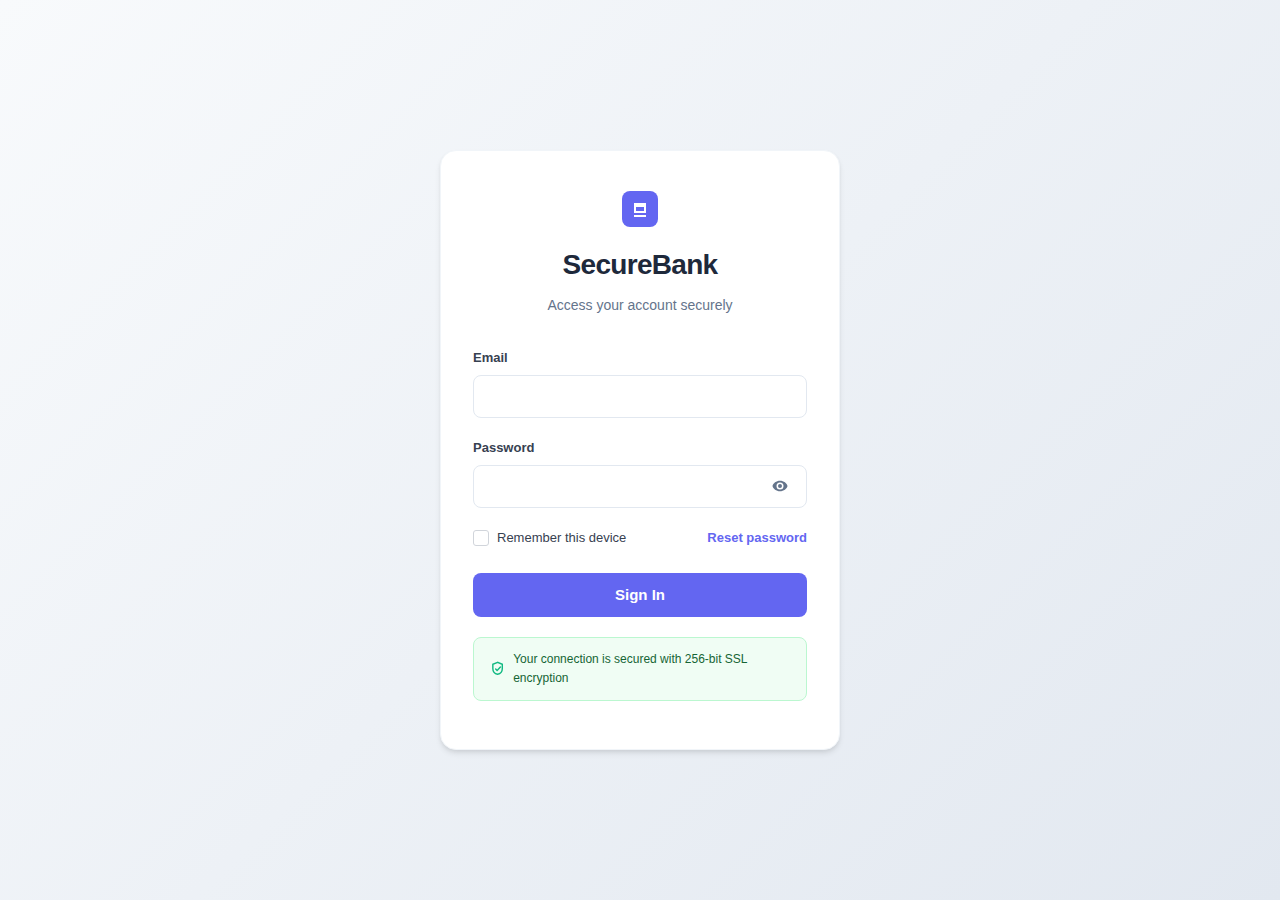
<file: forms/clean-banking/index.html>
<!DOCTYPE html>
<html lang="en">
<head>
    <meta charset="UTF-8">
    <meta name="viewport" content="width=device-width, initial-scale=1.0">
    <title>Clean Banking Login</title>
    <link rel="stylesheet" href="style.css">
</head>
<body>
    <div class="login-container">
        <div class="login-card">
            <div class="login-header">
                <div class="logo">
                    <svg width="36" height="36" viewBox="0 0 36 36" fill="none">
                        <rect width="36" height="36" rx="8" fill="#6366F1"/>
                        <path d="M12 14h12v8H12v-8zm2 2v4h8v-4h-8zm-2-4h12v2H12v-2zm0 12h12v2H12v-2z" fill="white"/>
                    </svg>
                </div>
                <h1>SecureBank</h1>
                <p>Access your account securely</p>
            </div>
            
            <form class="login-form" id="loginForm" novalidate>
                <div class="form-group">
                    <label for="email">Email</label>
                    <input type="email" id="email" name="email" required autocomplete="email">
                    <span class="error-message" id="emailError"></span>
                </div>

                <div class="form-group">
                    <label for="password">Password</label>
                    <div class="password-wrapper">
                        <input type="password" id="password" name="password" required autocomplete="current-password">
                        <button type="button" class="password-toggle" id="passwordToggle" aria-label="Toggle password visibility">
                            <svg class="eye-open" width="18" height="18" viewBox="0 0 18 18" fill="none">
                                <path d="M9 3.75C5.25 3.75 2.04 6.24 1.5 9c.54 2.76 3.75 5.25 7.5 5.25s6.96-2.49 7.5-5.25c-.54-2.76-3.75-5.25-7.5-5.25zm0 8.75a3.5 3.5 0 110-7 3.5 3.5 0 010 7zm0-5.5a2 2 0 100 4 2 2 0 000-4z" fill="currentColor"/>
                            </svg>
                            <svg class="eye-closed" width="18" height="18" viewBox="0 0 18 18" fill="none">
                                <path d="M2.25 2.25l13.5 13.5m-4.125-4.125a3 3 0 01-4.243-4.243m4.243 4.243L9 9m2.625 2.625L15 15M9 5.25c1.83 0 3.51.63 4.84 1.68M3.16 6.93A10.97 10.97 0 019 5.25" stroke="currentColor" stroke-width="1.5" stroke-linecap="round" stroke-linejoin="round"/>
                            </svg>
                        </button>
                    </div>
                    <span class="error-message" id="passwordError"></span>
                </div>

                <div class="form-options">
                    <label class="checkbox-wrapper">
                        <input type="checkbox" id="remember" name="remember">
                        <span class="checkmark"></span>
                        Remember this device
                    </label>
                    <a href="#" class="forgot-link">Reset password</a>
                </div>

                <button type="submit" class="login-btn">
                    <span class="btn-text">Sign In</span>
                    <div class="btn-loader">
                        <div class="spinner"></div>
                    </div>
                </button>
            </form>

            <div class="security-notice">
                <svg width="16" height="16" viewBox="0 0 16 16" fill="none">
                    <path d="M8 1L3 3v4.5c0 2.89 2 5.5 5 6 3-0.5 5-3.11 5-6V3l-5-2z" stroke="#10B981" stroke-width="1.5" fill="none"/>
                    <path d="M6 8l1.5 1.5L11 6" stroke="#10B981" stroke-width="1.5" stroke-linecap="round" stroke-linejoin="round"/>
                </svg>
                <span>Your connection is secured with 256-bit SSL encryption</span>
            </div>

            <div class="success-message" id="successMessage">
                <div class="success-icon">
                    <svg width="28" height="28" viewBox="0 0 28 28" fill="none">
                        <circle cx="14" cy="14" r="14" fill="#10B981"/>
                        <path d="M9 14l3 3 7-7" stroke="white" stroke-width="2" stroke-linecap="round" stroke-linejoin="round"/>
                    </svg>
                </div>
                <h3>Welcome back</h3>
                <p>Taking you to your dashboard...</p>
            </div>
        </div>
    </div>

    <script src="../../shared/js/form-utils.js"></script>
    <script src="script.js"></script>
</body>
</html>
</file>
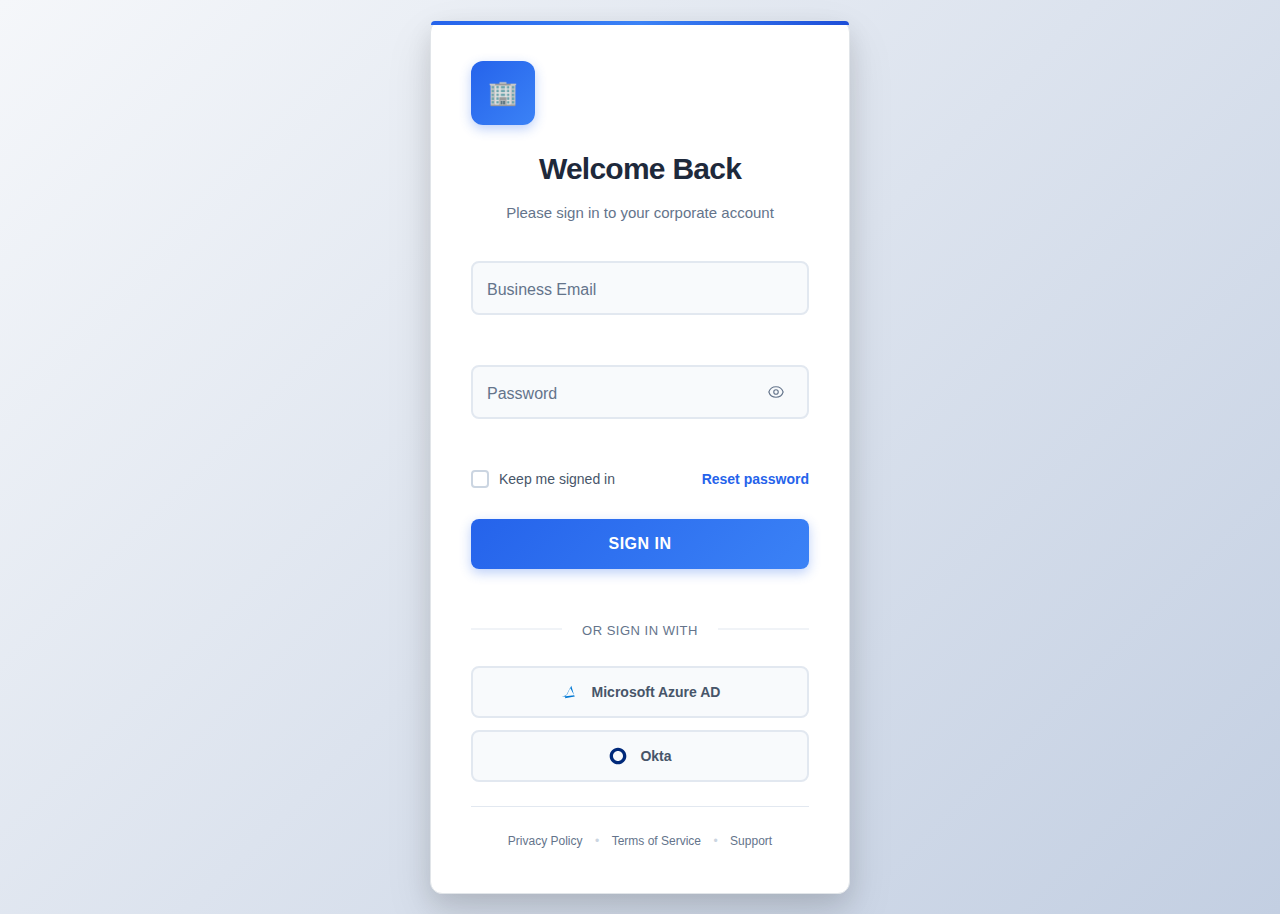
<file: forms/corporate/index.html>
<!DOCTYPE html>
<html lang="en">
<head>
    <meta charset="UTF-8">
    <meta name="viewport" content="width=device-width, initial-scale=1.0">
    <title>Corporate Login Form</title>
    <link rel="stylesheet" href="style.css">
</head>
<body>
    <div class="login-container">
        <div class="login-card">
            <div class="login-header">
                <div class="company-logo">
                    <div class="logo-icon">🏢</div>
                </div>
                <h2>Welcome Back</h2>
                <p>Please sign in to your corporate account</p>
            </div>
            
            <form class="login-form" id="loginForm" novalidate>
                <div class="form-group">
                    <div class="input-wrapper">
                        <input type="email" id="email" name="email" required autocomplete="email">
                        <label for="email">Business Email</label>
                        <span class="input-border"></span>
                    </div>
                    <span class="error-message" id="emailError"></span>
                </div>

                <div class="form-group">
                    <div class="input-wrapper password-wrapper">
                        <input type="password" id="password" name="password" required autocomplete="current-password">
                        <label for="password">Password</label>
                        <button type="button" class="password-toggle" id="passwordToggle" aria-label="Toggle password visibility">
                            <span class="toggle-icon"></span>
                        </button>
                        <span class="input-border"></span>
                    </div>
                    <span class="error-message" id="passwordError"></span>
                </div>

                <div class="form-options">
                    <div class="remember-wrapper">
                        <input type="checkbox" id="remember" name="remember">
                        <label for="remember" class="checkbox-label">
                            <span class="checkbox-custom"></span>
                            Keep me signed in
                        </label>
                    </div>
                    <a href="#" class="forgot-password">Reset password</a>
                </div>

                <button type="submit" class="login-btn">
                    <span class="btn-text">Sign In</span>
                    <span class="btn-loader"></span>
                </button>
            </form>

            <div class="divider">
                <span>or sign in with</span>
            </div>

            <div class="sso-options">
                <button type="button" class="sso-btn azure-btn">
                    <span class="sso-icon azure-icon"></span>
                    <span>Microsoft Azure AD</span>
                </button>
                <button type="button" class="sso-btn okta-btn">
                    <span class="sso-icon okta-icon"></span>
                    <span>Okta</span>
                </button>
            </div>

            <div class="footer-links">
                <a href="#" class="footer-link">Privacy Policy</a>
                <span class="separator">•</span>
                <a href="#" class="footer-link">Terms of Service</a>
                <span class="separator">•</span>
                <a href="#" class="footer-link">Support</a>
            </div>

            <div class="success-message" id="successMessage">
                <div class="success-icon">✓</div>
                <h3>Authentication Successful</h3>
                <p>Redirecting to your workspace...</p>
            </div>
        </div>
    </div>

    <script src="../../shared/js/form-utils.js"></script>
    <script src="script.js"></script>
</body>
</html>
</file>
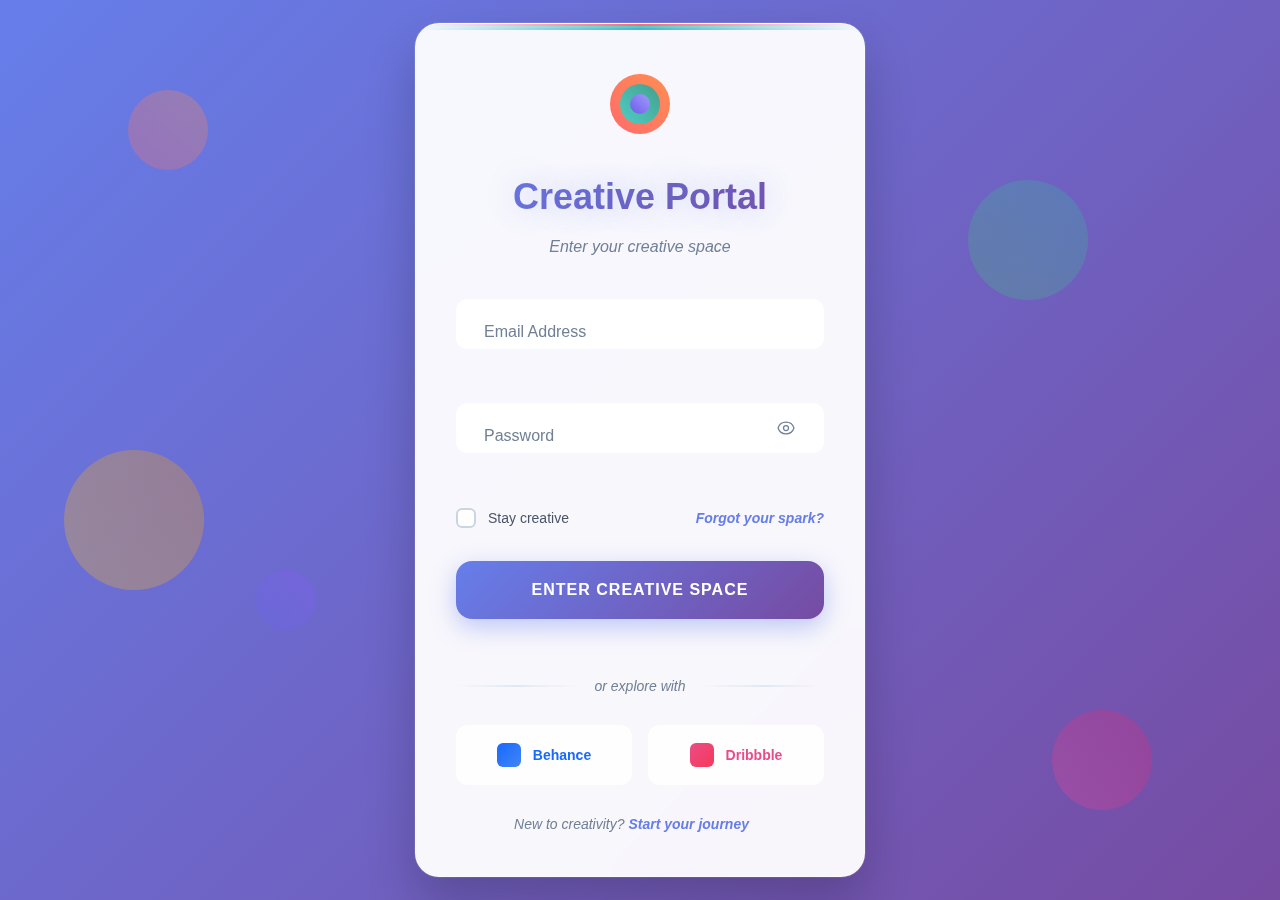
<file: forms/creative/index.html>
<!DOCTYPE html>
<html lang="en">
<head>
    <meta charset="UTF-8">
    <meta name="viewport" content="width=device-width, initial-scale=1.0">
    <title>Creative Login Form</title>
    <link rel="stylesheet" href="style.css">
</head>
<body>
    <div class="creative-bg">
        <div class="floating-shapes">
            <div class="shape shape-1"></div>
            <div class="shape shape-2"></div>
            <div class="shape shape-3"></div>
            <div class="shape shape-4"></div>
            <div class="shape shape-5"></div>
        </div>
    </div>

    <div class="login-container">
        <div class="login-card">
            <div class="card-decoration">
                <div class="deco-line line-1"></div>
                <div class="deco-line line-2"></div>
                <div class="deco-line line-3"></div>
            </div>
            
            <div class="login-header">
                <div class="creative-logo">
                    <div class="logo-circle circle-1"></div>
                    <div class="logo-circle circle-2"></div>
                    <div class="logo-circle circle-3"></div>
                </div>
                <h2>Creative Portal</h2>
                <p>Enter your creative space</p>
            </div>
            
            <form class="login-form" id="loginForm" novalidate>
                <div class="form-group">
                    <div class="input-wrapper">
                        <div class="input-decoration"></div>
                        <input type="email" id="email" name="email" required autocomplete="email">
                        <label for="email">Email Address</label>
                        <div class="input-waves">
                            <div class="wave wave-1"></div>
                            <div class="wave wave-2"></div>
                            <div class="wave wave-3"></div>
                        </div>
                    </div>
                    <span class="error-message" id="emailError"></span>
                </div>

                <div class="form-group">
                    <div class="input-wrapper password-wrapper">
                        <div class="input-decoration"></div>
                        <input type="password" id="password" name="password" required autocomplete="current-password">
                        <label for="password">Password</label>
                        <button type="button" class="password-toggle" id="passwordToggle" aria-label="Toggle password visibility">
                            <span class="toggle-icon"></span>
                        </button>
                        <div class="input-waves">
                            <div class="wave wave-1"></div>
                            <div class="wave wave-2"></div>
                            <div class="wave wave-3"></div>
                        </div>
                    </div>
                    <span class="error-message" id="passwordError"></span>
                </div>

                <div class="form-options">
                    <div class="remember-wrapper">
                        <input type="checkbox" id="remember" name="remember">
                        <label for="remember" class="checkbox-label">
                            <div class="checkbox-creative">
                                <div class="check-mark"></div>
                            </div>
                            Stay creative
                        </label>
                    </div>
                    <a href="#" class="forgot-password">Forgot your spark?</a>
                </div>

                <button type="submit" class="login-btn">
                    <span class="btn-bg"></span>
                    <span class="btn-text">Enter Creative Space</span>
                    <span class="btn-loader">
                        <div class="loader-dot dot-1"></div>
                        <div class="loader-dot dot-2"></div>
                        <div class="loader-dot dot-3"></div>
                    </span>
                </button>
            </form>

            <div class="divider">
                <div class="divider-line"></div>
                <span>or explore with</span>
                <div class="divider-line"></div>
            </div>

            <div class="creative-social">
                <button type="button" class="social-btn behance-btn">
                    <div class="social-icon behance-icon"></div>
                    <span>Behance</span>
                </button>
                <button type="button" class="social-btn dribbble-btn">
                    <div class="social-icon dribbble-icon"></div>
                    <span>Dribbble</span>
                </button>
            </div>

            <div class="signup-link">
                <p>New to creativity? <a href="#">Start your journey</a></p>
            </div>

            <div class="success-message" id="successMessage">
                <div class="success-animation">
                    <div class="success-circle"></div>
                    <div class="success-checkmark">✓</div>
                </div>
                <h3>Welcome, Creator!</h3>
                <p>Entering your creative dimension...</p>
            </div>
        </div>
    </div>

    <script src="../../shared/js/form-utils.js"></script>
    <script src="script.js"></script>
</body>
</html>
</file>
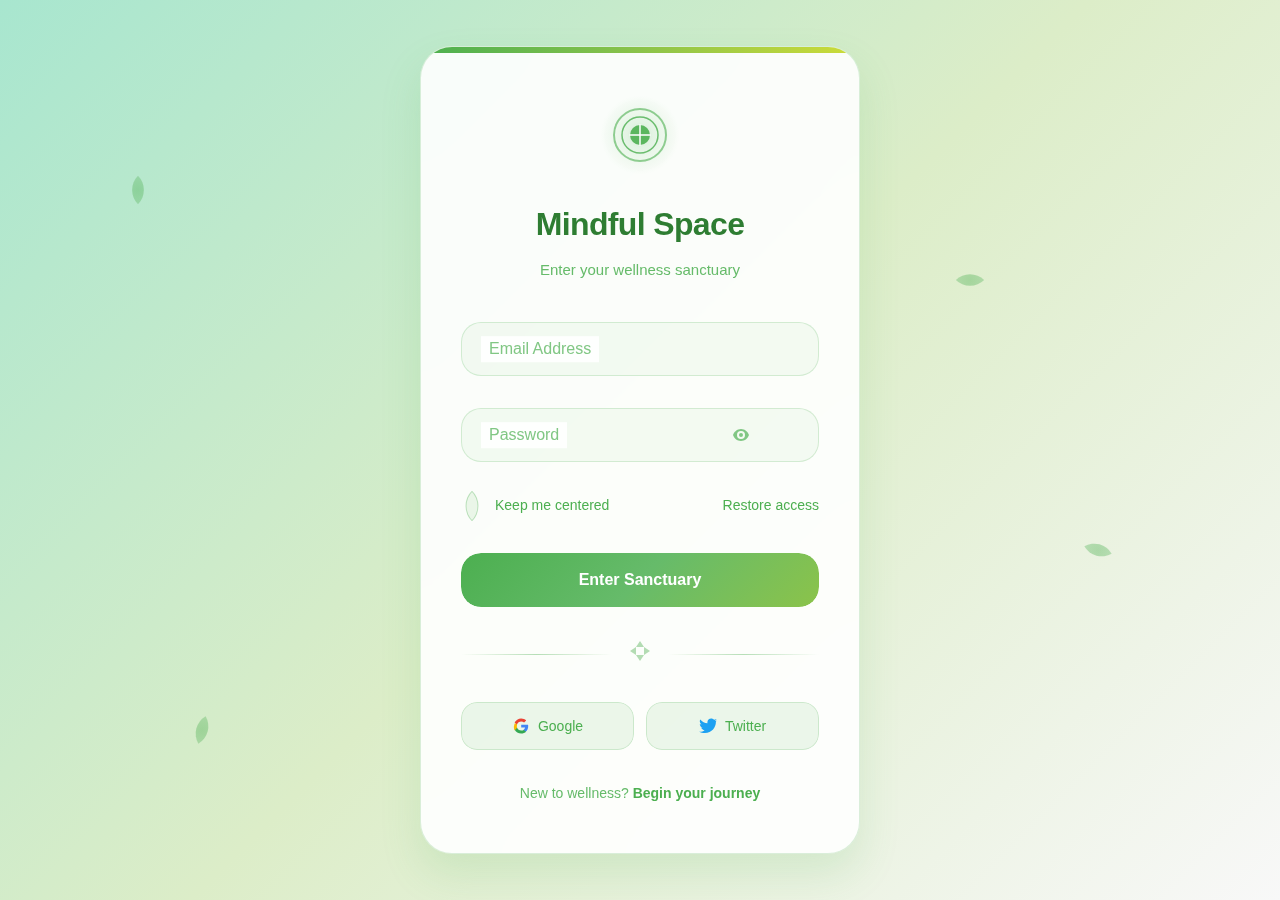
<file: forms/eco-wellness/index.html>
<!DOCTYPE html>
<html lang="en">
<head>
    <meta charset="UTF-8">
    <meta name="viewport" content="width=device-width, initial-scale=1.0">
    <title>Eco Wellness Login</title>
    <link rel="stylesheet" href="style.css">
</head>
<body>
    <div class="nature-background">
        <div class="floating-leaf leaf-1"></div>
        <div class="floating-leaf leaf-2"></div>
        <div class="floating-leaf leaf-3"></div>
        <div class="floating-leaf leaf-4"></div>
    </div>

    <div class="login-container">
        <div class="wellness-card">
            <div class="organic-border"></div>
            
            <div class="mindful-header">
                <div class="zen-logo">
                    <svg width="56" height="56" viewBox="0 0 56 56" fill="none">
                        <circle cx="28" cy="28" r="26" stroke="currentColor" stroke-width="2" fill="none" opacity="0.6"/>
                        <circle cx="28" cy="28" r="18" stroke="currentColor" stroke-width="1.5" fill="none" opacity="0.8"/>
                        <circle cx="28" cy="28" r="10" fill="currentColor" opacity="0.9"/>
                        <path d="M28 18v20M18 28h20" stroke="white" stroke-width="1.5" stroke-linecap="round"/>
                    </svg>
                    <div class="zen-glow"></div>
                </div>
                <h1>Mindful Space</h1>
                <p>Enter your wellness sanctuary</p>
            </div>
            
            <form class="harmony-form" id="loginForm" novalidate>
                <div class="organic-field">
                    <div class="field-nature"></div>
                    <input type="email" id="email" name="email" required autocomplete="email">
                    <label for="email">Email Address</label>
                    <div class="growth-indicator">
                        <div class="leaf-sprout"></div>
                    </div>
                    <span class="gentle-error" id="emailError"></span>
                </div>

                <div class="organic-field">
                    <div class="field-nature"></div>
                    <input type="password" id="password" name="password" required autocomplete="current-password">
                    <label for="password">Password</label>
                    <button type="button" class="nature-toggle" id="passwordToggle" aria-label="Toggle password visibility">
                        <svg class="eye-visible" width="20" height="20" viewBox="0 0 20 20" fill="none">
                            <path d="M10 4c-4 0-7 3-8 6 1 3 4 6 8 6s7-3 8-6c-1-3-4-6-8-6zm0 10a4 4 0 110-8 4 4 0 010 8zm0-6a2 2 0 100 4 2 2 0 000-4z" fill="currentColor"/>
                        </svg>
                        <svg class="eye-hidden" width="20" height="20" viewBox="0 0 20 20" fill="none">
                            <path d="M3 3l14 14M8.5 8.5a2 2 0 002.83 2.83m-.83-4.83a4 4 0 014 4M10 6C6 6 3 9 2 12c.5 1.5 2 3.5 4 4.5M10 14c4 0 7-3 8-6-.5-1.5-2-3.5-4-4.5" stroke="currentColor" stroke-width="1.5" stroke-linecap="round" stroke-linejoin="round"/>
                        </svg>
                    </button>
                    <div class="growth-indicator">
                        <div class="leaf-sprout"></div>
                    </div>
                    <span class="gentle-error" id="passwordError"></span>
                </div>

                <div class="mindful-options">
                    <label class="zen-checkbox">
                        <input type="checkbox" id="remember" name="remember">
                        <span class="checkbox-leaf">
                            <div class="leaf-shape"></div>
                            <svg width="10" height="8" viewBox="0 0 10 8" fill="none">
                                <path d="M1 4l2.5 2.5L9 1" stroke="currentColor" stroke-width="1.5" stroke-linecap="round" stroke-linejoin="round"/>
                            </svg>
                        </span>
                        <span class="checkbox-text">Keep me centered</span>
                    </label>
                    <a href="#" class="healing-link">Restore access</a>
                </div>

                <button type="submit" class="harmony-button">
                    <div class="button-earth"></div>
                    <span class="button-text">Enter Sanctuary</span>
                    <div class="button-growth">
                        <div class="growing-circle circle-1"></div>
                        <div class="growing-circle circle-2"></div>
                        <div class="growing-circle circle-3"></div>
                    </div>
                    <div class="button-aura"></div>
                </button>
            </form>

            <div class="balance-divider">
                <div class="divider-branch"></div>
                <div class="divider-center">
                    <svg width="24" height="24" viewBox="0 0 24 24" fill="none">
                        <path d="M12 2L8 8h8l-4-6zM12 22l4-6H8l4 6zM2 12l6-4v8l-6-4zM22 12l-6 4V8l6 4z" fill="currentColor" opacity="0.6"/>
                    </svg>
                </div>
                <div class="divider-branch"></div>
            </div>

            <div class="natural-social">
                <button type="button" class="earth-social">
                    <div class="social-earth"></div>
                    <svg width="18" height="18" viewBox="0 0 18 18">
                        <path fill="#4285F4" d="M16.2 9.2c0-.5-.04-1-.12-1.5H9.2v2.8h3.9a3.4 3.4 0 01-1.5 2.2v1.8h2.4c1.4-1.3 2.2-3.2 2.2-5.3z"/>
                        <path fill="#34A853" d="M9.2 16.5c2 0 3.7-.7 4.9-1.8l-2.4-1.8c-.7.5-1.5.7-2.5.7-1.9 0-3.6-1.3-4.2-3H2.6v1.8c1.2 2.4 3.7 4.1 6.6 4.1z"/>
                        <path fill="#FBBC05" d="M5 10.8a5.2 5.2 0 010-2.6V6.4H2.6a8.6 8.6 0 000 7.2L5 10.8z"/>
                        <path fill="#EA4335" d="M9.2 4.4c1.1 0 2.1.4 2.9 1.1l2.1-2.1C12.8 2.2 11.1 1.5 9.2 1.5c-2.9 0-5.4 1.7-6.6 4.1L5 7.4c.6-1.8 2.3-3 4.2-3z"/>
                    </svg>
                    <span>Google</span>
                    <div class="social-glow"></div>
                </button>
                
                <button type="button" class="earth-social">
                    <div class="social-earth"></div>
                    <svg width="18" height="18" viewBox="0 0 18 18" fill="#1DA1F2">
                        <path d="M18 3.4c-.7.3-1.4.5-2.2.6.8-.5 1.4-1.2 1.7-2.1-.7.4-1.5.7-2.4.9C14.4 2.1 13.4 1.5 12.2 1.5c-2.1 0-3.8 1.7-3.8 3.8 0 .3 0 .6.1.9C5.8 6 3.1 4.6 1.3 2.4c-.3.5-.5 1.2-.5 1.9 0 1.3.7 2.5 1.7 3.1-.6 0-1.2-.2-1.7-.5 0 1.8 1.3 3.4 3 3.7-.3.1-.7.1-1 .1-.2 0-.5 0-.7-.1.5 1.5 1.9 2.6 3.5 2.6-1.3 1-2.9 1.6-4.7 1.6-.3 0-.6 0-.9-.1C1.7 15.4 3.7 16 5.9 16c7.1 0 11-5.9 11-11v-.5c.8-.5 1.4-1.2 1.9-2 0 0 0 0 .2-.1z"/>
                    </svg>
                    <span>Twitter</span>
                    <div class="social-glow"></div>
                </button>
            </div>

            <div class="nurture-signup">
                <span>New to wellness? </span>
                <a href="#" class="growth-link">Begin your journey</a>
            </div>

            <div class="harmony-success" id="successMessage">
                <div class="success-mandala">
                    <div class="mandala-ring ring-1"></div>
                    <div class="mandala-ring ring-2"></div>
                    <div class="mandala-ring ring-3"></div>
                    <div class="mandala-center">
                        <svg width="28" height="28" viewBox="0 0 28 28" fill="none">
                            <path d="M8 14l6 6 12-12" stroke="currentColor" stroke-width="2.5" stroke-linecap="round" stroke-linejoin="round"/>
                        </svg>
                    </div>
                </div>
                <h3>Welcome Home</h3>
                <p>Your sanctuary awaits...</p>
            </div>
        </div>
    </div>

    <script src="../../shared/js/form-utils.js"></script>
    <script src="script.js"></script>
</body>
</html>
</file>
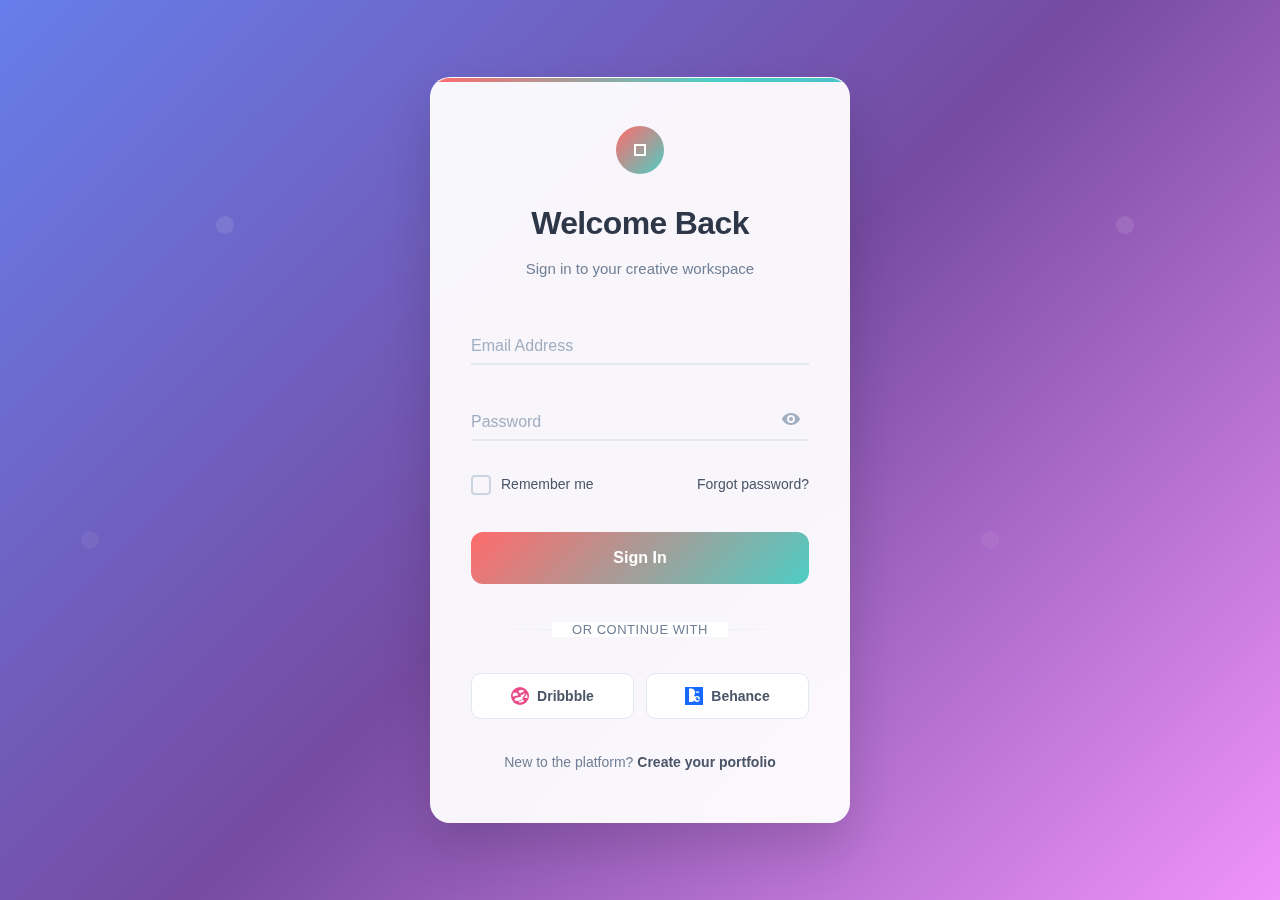
<file: forms/elegant-portfolio/index.html>
<!DOCTYPE html>
<html lang="en">
<head>
    <meta charset="UTF-8">
    <meta name="viewport" content="width=device-width, initial-scale=1.0">
    <title>Elegant Portfolio Login</title>
    <link rel="stylesheet" href="style.css">
</head>
<body>
    <div class="login-container">
        <div class="login-card">
            <div class="card-accent"></div>
            
            <div class="login-header">
                <div class="logo">
                    <svg width="48" height="48" viewBox="0 0 48 48" fill="none">
                        <circle cx="24" cy="24" r="24" fill="url(#gradient)"/>
                        <path d="M18 30V18h12v12H18zm2-10v8h8v-8h-8z" fill="white"/>
                        <defs>
                            <linearGradient id="gradient" x1="0%" y1="0%" x2="100%" y2="100%">
                                <stop offset="0%" stop-color="#FF6B6B"/>
                                <stop offset="100%" stop-color="#4ECDC4"/>
                            </linearGradient>
                        </defs>
                    </svg>
                </div>
                <h1>Welcome Back</h1>
                <p>Sign in to your creative workspace</p>
            </div>
            
            <form class="login-form" id="loginForm" novalidate>
                <div class="form-field">
                    <input type="email" id="email" name="email" required autocomplete="email">
                    <label for="email">Email Address</label>
                    <div class="field-line"></div>
                    <span class="error-message" id="emailError"></span>
                </div>

                <div class="form-field">
                    <input type="password" id="password" name="password" required autocomplete="current-password">
                    <label for="password">Password</label>
                    <button type="button" class="password-reveal" id="passwordToggle" aria-label="Toggle password visibility">
                        <svg class="eye-show" width="20" height="20" viewBox="0 0 20 20" fill="none">
                            <path d="M10 4C5.5 4 1.7 7.3 1 10c.7 2.7 4.5 6 9 6s8.3-3.3 9-6c-.7-2.7-4.5-6-9-6zm0 10a4 4 0 110-8 4 4 0 010 8zm0-6a2 2 0 100 4 2 2 0 000-4z" fill="currentColor"/>
                        </svg>
                        <svg class="eye-hide" width="20" height="20" viewBox="0 0 20 20" fill="none">
                            <path d="M3 3l14 14m-7-7a2 2 0 01-2-2m2 2a2 2 0 002 2m-2-2v.01M10 6a4 4 0 014 4m-4-4a4 4 0 00-4 4m4-4V4m0 10v2m4-6c.7-2.7-3.3-6-8-6m8 6c-.7 2.7-4.5 6-9 6" stroke="currentColor" stroke-width="1.5" stroke-linecap="round" stroke-linejoin="round"/>
                        </svg>
                    </button>
                    <div class="field-line"></div>
                    <span class="error-message" id="passwordError"></span>
                </div>

                <div class="form-actions">
                    <label class="remember-checkbox">
                        <input type="checkbox" id="remember" name="remember">
                        <span class="checkbox-custom">
                            <svg width="12" height="10" viewBox="0 0 12 10" fill="none">
                                <path d="M1 5l3 3 7-7" stroke="currentColor" stroke-width="2" stroke-linecap="round" stroke-linejoin="round"/>
                            </svg>
                        </span>
                        <span class="checkbox-label">Remember me</span>
                    </label>
                    <a href="#" class="forgot-password">Forgot password?</a>
                </div>

                <button type="submit" class="signin-button">
                    <span class="button-text">Sign In</span>
                    <div class="button-loader">
                        <div class="loader-circle"></div>
                    </div>
                </button>
            </form>

            <div class="auth-divider">
                <span>or continue with</span>
            </div>

            <div class="social-auth">
                <button type="button" class="social-button dribbble">
                    <svg width="18" height="18" viewBox="0 0 18 18" fill="none">
                        <circle cx="9" cy="9" r="9" fill="#EA4C89"/>
                        <path d="M14.4 6.3c-.8 1.8-2 3.4-3.4 4.6-.4-.8-.9-1.6-1.4-2.3 1.5-.6 2.9-1.4 4.2-2.3h.6zm-1.8-1.8c-1.2.8-2.4 1.5-3.7 2-.5-.9-1.1-1.8-1.7-2.6 1.8-.8 3.6-1.2 5.4-.6v1.2zm-6.9 1.2c.6.8 1.2 1.7 1.7 2.6-1.8.7-3.7 1.1-5.7 1.1v-.3c0-1.2.3-2.4.9-3.4H6zm-.9 5.1c2-.1 3.9-.5 5.7-1.2.5.8 1 1.6 1.4 2.5-1.5 1.2-3.4 1.9-5.4 1.9-1.2 0-2.3-.3-3.3-.9.5-.8 1-1.6 1.6-2.3zm2.4 3.6c1.8-.1 3.5-.8 4.8-2 .4.7.7 1.4 1 2.2-1.6.8-3.4 1-5.1.6-.2-.9-.5-1.8-.7-2.8zm5.4-3.3c1.3-1.1 2.4-2.5 3.1-4.1.5 1.1.8 2.3.8 3.5 0 .2 0 .4-.1.6-1.3 0-2.6-.3-3.8-1z" fill="white"/>
                    </svg>
                    Dribbble
                </button>
                
                <button type="button" class="social-button behance">
                    <svg width="18" height="18" viewBox="0 0 18 18" fill="none">
                        <rect width="18" height="18" fill="#1769FF"/>
                        <path d="M6.2 7.5c.5 0 .9-.4.9-.9s-.4-.9-.9-.9H4v1.8h2.2zm0 3c.8 0 1.4-.6 1.4-1.4s-.6-1.4-1.4-1.4H4v2.8h2.2zm4.8-6H14v1.2h-3V4.5zM4 3v12h2.2c2.2 0 4-1.8 4-4 0-1.1-.4-2.1-1.2-2.8.8-.7 1.2-1.7 1.2-2.8 0-2.2-1.8-4-4-4H4zm8 6c-1.7 0-3 1.3-3 3s1.3 3 3 3c1.4 0 2.6-.9 2.9-2.2h-1.3c-.2.4-.6.7-1.1.7-.8 0-1.5-.7-1.5-1.5h4c0-1.7-1.3-3-3-3zm0 1.2c.8 0 1.5.7 1.5 1.5h-3c0-.8.7-1.5 1.5-1.5z" fill="white"/>
                    </svg>
                    Behance
                </button>
            </div>

            <div class="signup-prompt">
                <span>New to the platform? </span>
                <a href="#" class="signup-link">Create your portfolio</a>
            </div>

            <div class="success-state" id="successMessage">
                <div class="success-visual">
                    <svg width="40" height="40" viewBox="0 0 40 40" fill="none">
                        <circle cx="20" cy="20" r="20" fill="url(#successGradient)"/>
                        <path d="M12 20l6 6 10-10" stroke="white" stroke-width="2.5" stroke-linecap="round" stroke-linejoin="round"/>
                        <defs>
                            <linearGradient id="successGradient" x1="0%" y1="0%" x2="100%" y2="100%">
                                <stop offset="0%" stop-color="#4ECDC4"/>
                                <stop offset="100%" stop-color="#44A08D"/>
                            </linearGradient>
                        </defs>
                    </svg>
                </div>
                <h3>Welcome back!</h3>
                <p>Taking you to your creative dashboard...</p>
            </div>
        </div>
    </div>

    <script src="../../shared/js/form-utils.js"></script>
    <script src="script.js"></script>
</body>
</html>
</file>
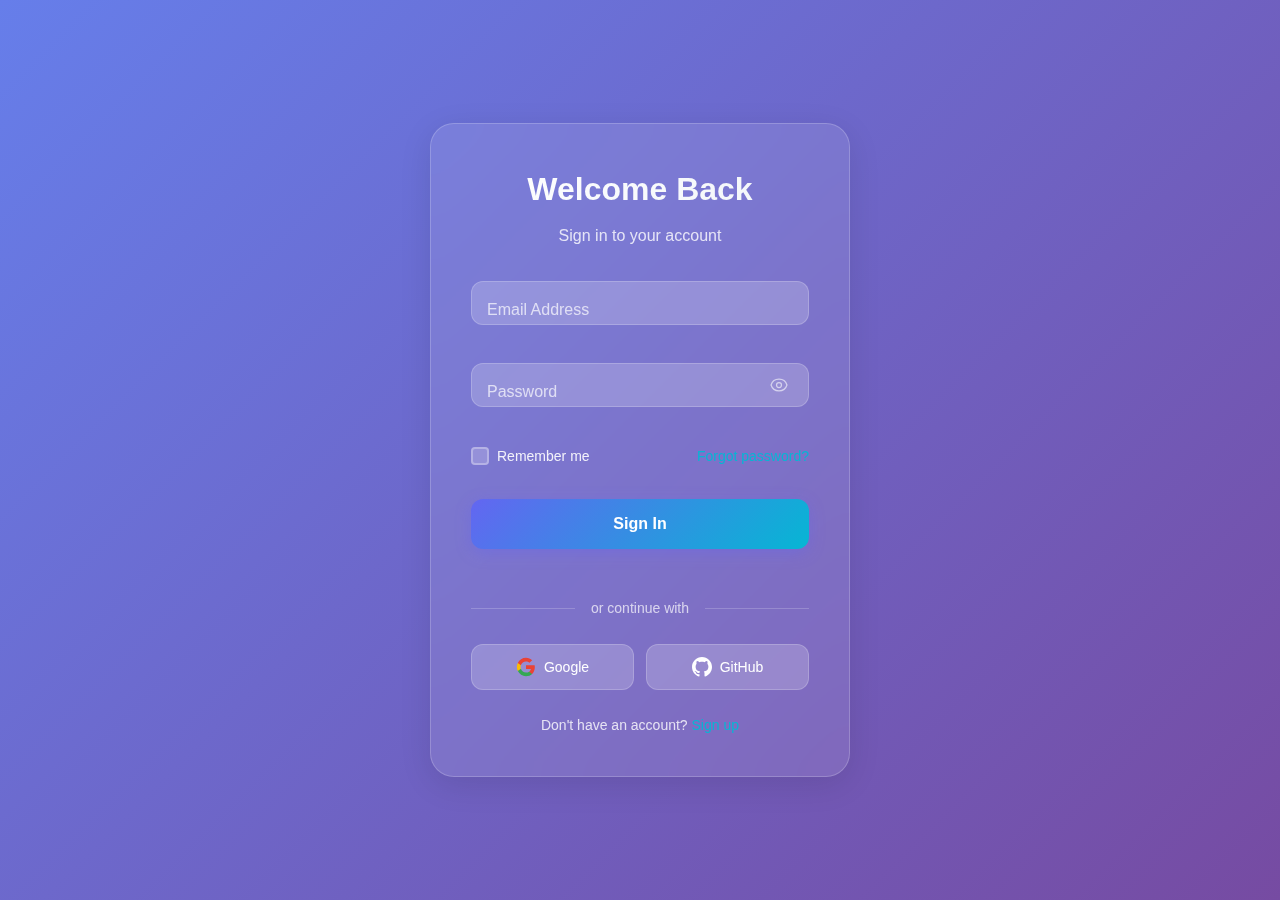
<file: forms/glassmorphism/index.html>
<!DOCTYPE html>
<html lang="en">
<head>
    <meta charset="UTF-8">
    <meta name="viewport" content="width=device-width, initial-scale=1.0">
    <title>Glassmorphism Login Form</title>
    <link rel="stylesheet" href="style.css">
</head>
<body>
    <div class="login-container">
        <div class="login-card">
            <div class="login-header">
                <h2>Welcome Back</h2>
                <p>Sign in to your account</p>
            </div>
            
            <form class="login-form" id="loginForm" novalidate>
                <div class="form-group">
                    <div class="input-wrapper">
                        <input type="email" id="email" name="email" required autocomplete="email">
                        <label for="email">Email Address</label>
                        <span class="focus-border"></span>
                    </div>
                    <span class="error-message" id="emailError"></span>
                </div>

                <div class="form-group">
                    <div class="input-wrapper password-wrapper">
                        <input type="password" id="password" name="password" required autocomplete="current-password">
                        <label for="password">Password</label>
                        <button type="button" class="password-toggle" id="passwordToggle" aria-label="Toggle password visibility">
                            <span class="eye-icon"></span>
                        </button>
                        <span class="focus-border"></span>
                    </div>
                    <span class="error-message" id="passwordError"></span>
                </div>

                <div class="form-options">
                    <div class="remember-wrapper">
                        <input type="checkbox" id="remember" name="remember">
                        <label for="remember" class="checkbox-label">
                            <span class="checkmark"></span>
                            Remember me
                        </label>
                    </div>
                    <a href="#" class="forgot-password">Forgot password?</a>
                </div>

                <button type="submit" class="login-btn btn">
                    <span class="btn-text">Sign In</span>
                    <span class="btn-loader"></span>
                </button>
            </form>

            <div class="divider">
                <span>or continue with</span>
            </div>

            <div class="social-login">
                <button type="button" class="social-btn google-btn">
                    <span class="social-icon google-icon"></span>
                    Google
                </button>
                <button type="button" class="social-btn github-btn">
                    <span class="social-icon github-icon"></span>
                    GitHub
                </button>
            </div>

            <div class="signup-link">
                <p>Don't have an account? <a href="#">Sign up</a></p>
            </div>

            <div class="success-message" id="successMessage">
                <div class="success-icon">✓</div>
                <h3>Login Successful!</h3>
                <p>Redirecting to your dashboard...</p>
            </div>
        </div>
    </div>

    <script src="../../shared/js/form-utils.js"></script>
    <script src="script.js"></script>
</body>
</html>
</file>
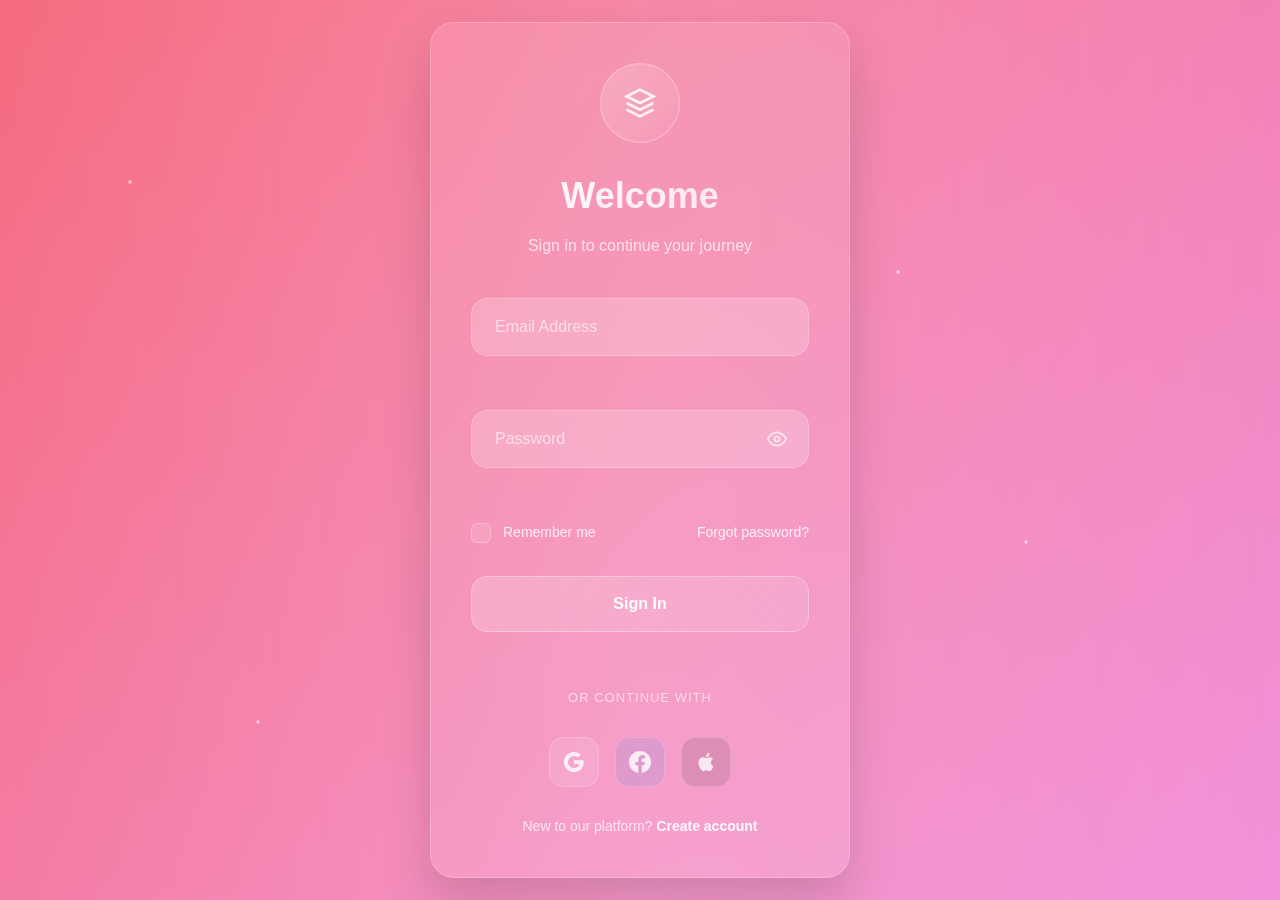
<file: forms/gradient-wave/index.html>
<!DOCTYPE html>
<html lang="en">
<head>
    <meta charset="UTF-8">
    <meta name="viewport" content="width=device-width, initial-scale=1.0">
    <title>Gradient Wave Login Form</title>
    <link rel="stylesheet" href="style.css">
</head>
<body>
    <div class="wave-container">
        <div class="wave wave-1"></div>
        <div class="wave wave-2"></div>
        <div class="wave wave-3"></div>
        <div class="wave wave-4"></div>
    </div>

    <div class="gradient-particles">
        <div class="particle"></div>
        <div class="particle"></div>
        <div class="particle"></div>
        <div class="particle"></div>
        <div class="particle"></div>
        <div class="particle"></div>
    </div>

    <div class="login-container">
        <div class="login-card">
            <div class="card-glow"></div>
            <div class="login-header">
                <div class="gradient-icon">
                    <div class="icon-wave"></div>
                    <svg viewBox="0 0 24 24" fill="none" stroke="currentColor" stroke-width="2">
                        <path d="M12 2L2 7l10 5 10-5-10-5z"/>
                        <path d="M2 17l10 5 10-5"/>
                        <path d="M2 12l10 5 10-5"/>
                    </svg>
                </div>
                <h2>Welcome</h2>
                <p>Sign in to continue your journey</p>
            </div>
            
            <form class="login-form" id="loginForm" novalidate>
                <div class="form-group">
                    <div class="input-container">
                        <div class="input-bg"></div>
                        <input type="email" id="email" name="email" required autocomplete="email" placeholder=" ">
                        <label for="email">Email Address</label>
                        <div class="input-wave"></div>
                    </div>
                    <span class="error-message" id="emailError"></span>
                </div>

                <div class="form-group">
                    <div class="input-container password-container">
                        <div class="input-bg"></div>
                        <input type="password" id="password" name="password" required autocomplete="current-password" placeholder=" ">
                        <label for="password">Password</label>
                        <button type="button" class="password-toggle" id="passwordToggle" aria-label="Toggle password visibility">
                            <div class="toggle-bg"></div>
                            <div class="toggle-icon">
                                <svg class="eye-open" viewBox="0 0 24 24" fill="none" stroke="currentColor" stroke-width="2">
                                    <path d="M1 12s4-8 11-8 11 8 11 8-4 8-11 8-11-8-11-8z"/>
                                    <circle cx="12" cy="12" r="3"/>
                                </svg>
                                <svg class="eye-closed" viewBox="0 0 24 24" fill="none" stroke="currentColor" stroke-width="2">
                                    <path d="M17.94 17.94A10.07 10.07 0 0 1 12 20c-7 0-11-8-11-8a18.45 18.45 0 0 1 5.06-5.94M9.9 4.24A9.12 9.12 0 0 1 12 4c7 0 11 8 11 8a18.5 18.5 0 0 1-2.16 3.19m-6.72-1.07a3 3 0 1 1-4.24-4.24"/>
                                    <line x1="1" y1="1" x2="23" y2="23"/>
                                </svg>
                            </div>
                        </button>
                        <div class="input-wave"></div>
                    </div>
                    <span class="error-message" id="passwordError"></span>
                </div>

                <div class="form-options">
                    <div class="checkbox-container">
                        <input type="checkbox" id="remember" name="remember">
                        <label for="remember" class="checkbox-label">
                            <div class="gradient-checkbox">
                                <div class="checkbox-bg"></div>
                                <svg viewBox="0 0 24 24" fill="none" stroke="currentColor" stroke-width="3">
                                    <polyline points="20 6 9 17 4 12"/>
                                </svg>
                            </div>
                            Remember me
                        </label>
                    </div>
                    <a href="#" class="forgot-link">Forgot password?</a>
                </div>

                <button type="submit" class="gradient-button">
                    <div class="button-bg"></div>
                    <div class="button-content">
                        <span class="btn-text">Sign In</span>
                        <div class="btn-loader">
                            <div class="loader-wave"></div>
                            <div class="loader-wave"></div>
                            <div class="loader-wave"></div>
                        </div>
                    </div>
                    <div class="button-ripple"></div>
                </button>
            </form>

            <div class="divider">
                <div class="divider-line">
                    <div class="line-gradient"></div>
                </div>
                <span>or continue with</span>
                <div class="divider-line">
                    <div class="line-gradient"></div>
                </div>
            </div>

            <div class="social-login">
                <button type="button" class="social-btn">
                    <div class="social-bg google-bg"></div>
                    <svg viewBox="0 0 24 24" fill="currentColor">
                        <path d="M22.56 12.25c0-.78-.07-1.53-.2-2.25H12v4.26h5.92c-.26 1.37-1.04 2.53-2.21 3.31v2.77h3.57c2.08-1.92 3.28-4.74 3.28-8.09z"/>
                        <path d="M12 23c2.97 0 5.46-.98 7.28-2.66l-3.57-2.77c-.98.66-2.23 1.06-3.71 1.06-2.86 0-5.29-1.93-6.16-4.53H2.18v2.84C3.99 20.53 7.7 23 12 23z"/>
                        <path d="M5.84 14.09c-.22-.66-.35-1.36-.35-2.09s.13-1.43.35-2.09V7.07H2.18C1.43 8.55 1 10.22 1 12s.43 3.45 1.18 4.93l2.85-2.22.81-.62z"/>
                        <path d="M12 5.38c1.62 0 3.06.56 4.21 1.64l3.15-3.15C17.45 2.09 14.97 1 12 1 7.7 1 3.99 3.47 2.18 7.07l3.66 2.84c.87-2.6 3.3-4.53 6.16-4.53z"/>
                    </svg>
                </button>
                <button type="button" class="social-btn">
                    <div class="social-bg facebook-bg"></div>
                    <svg viewBox="0 0 24 24" fill="currentColor">
                        <path d="M24 12.073c0-6.627-5.373-12-12-12s-12 5.373-12 12c0 5.99 4.388 10.954 10.125 11.854v-8.385H7.078v-3.47h3.047V9.43c0-3.007 1.792-4.669 4.533-4.669 1.312 0 2.686.235 2.686.235v2.953H15.83c-1.491 0-1.956.925-1.956 1.874v2.25h3.328l-.532 3.47h-2.796v8.385C19.612 23.027 24 18.062 24 12.073z"/>
                    </svg>
                </button>
                <button type="button" class="social-btn">
                    <div class="social-bg apple-bg"></div>
                    <svg viewBox="0 0 24 24" fill="currentColor">
                        <path d="M18.71 19.5c-.83 1.24-1.71 2.45-3.05 2.47-1.34.03-1.77-.79-3.29-.79-1.53 0-2 .77-3.27.82-1.31.05-2.3-1.32-3.14-2.53C4.25 17 2.94 12.45 4.7 9.39c.87-1.52 2.43-2.48 4.12-2.51 1.28-.02 2.5.87 3.29.87.78 0 2.26-1.07 3.81-.91.65.03 2.47.26 3.64 1.98-.09.06-2.17 1.28-2.15 3.81.03 3.02 2.65 4.03 2.68 4.04-.03.07-.42 1.44-1.38 2.83M13 3.5c.73-.83 1.94-1.46 2.94-1.5.13 1.17-.34 2.35-1.04 3.19-.69.85-1.83 1.51-2.95 1.42-.15-1.15.41-2.35 1.05-3.11z"/>
                    </svg>
                </button>
            </div>

            <div class="signup-link">
                <p>New to our platform? <a href="#">Create account</a></p>
            </div>

            <div class="success-message" id="successMessage">
                <div class="success-wave"></div>
                <div class="success-content">
                    <div class="success-icon">
                        <svg viewBox="0 0 24 24" fill="none" stroke="currentColor" stroke-width="2">
                            <polyline points="20 6 9 17 4 12"/>
                        </svg>
                    </div>
                    <h3>Welcome back!</h3>
                    <p>Redirecting to your dashboard...</p>
                </div>
            </div>
        </div>
    </div>

    <script src="../../shared/js/form-utils.js"></script>
    <script src="script.js"></script>
</body>
</html>
</file>
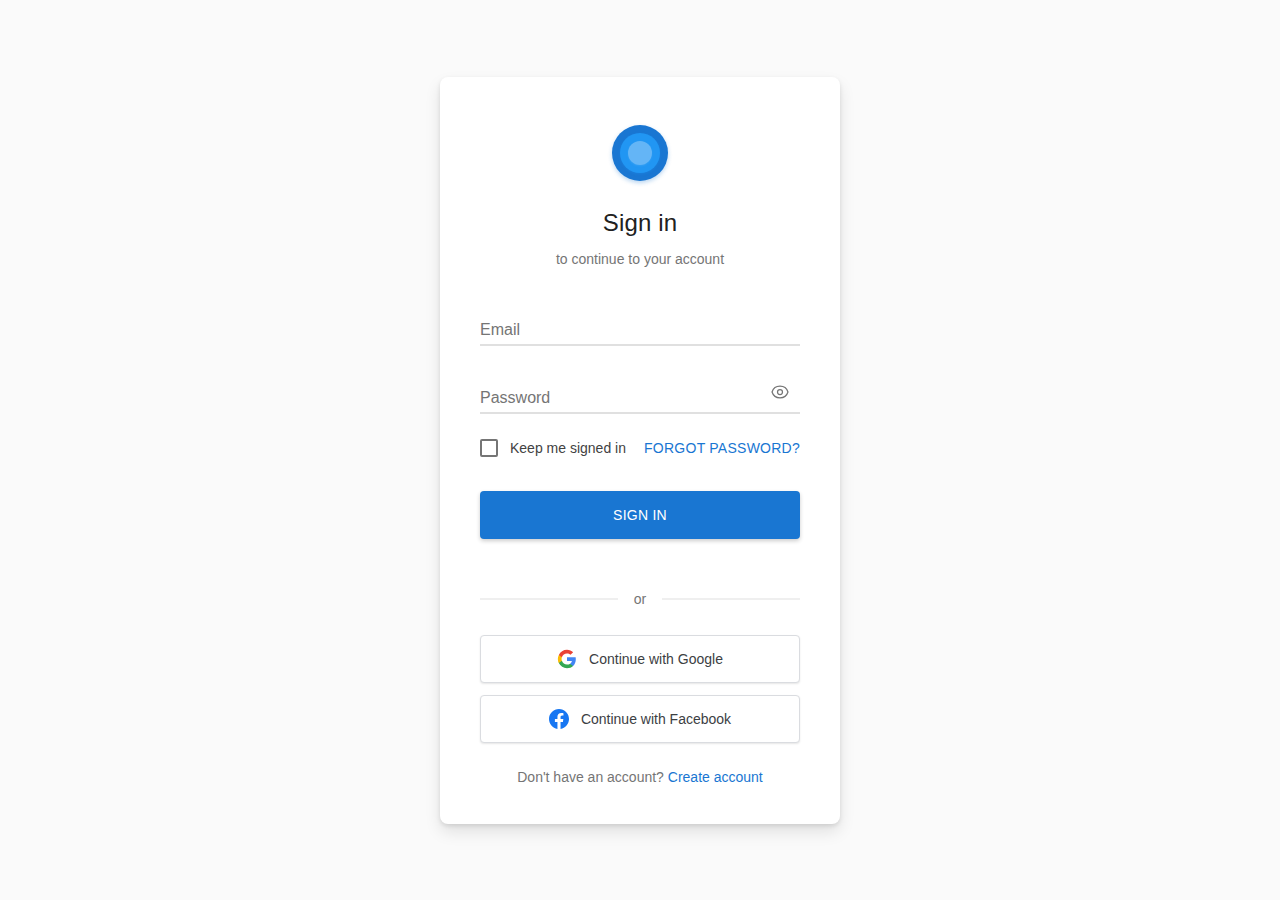
<file: forms/material/index.html>
<!DOCTYPE html>
<html lang="en">
<head>
    <meta charset="UTF-8">
    <meta name="viewport" content="width=device-width, initial-scale=1.0">
    <title>Material Design Login Form</title>
    <link rel="stylesheet" href="style.css">
</head>
<body>
    <div class="login-container">
        <div class="login-card">
            <div class="login-header">
                <div class="material-logo">
                    <div class="logo-layers">
                        <div class="layer layer-1"></div>
                        <div class="layer layer-2"></div>
                        <div class="layer layer-3"></div>
                    </div>
                </div>
                <h2>Sign in</h2>
                <p>to continue to your account</p>
            </div>
            
            <form class="login-form" id="loginForm" novalidate>
                <div class="form-group">
                    <div class="input-wrapper">
                        <input type="email" id="email" name="email" required autocomplete="email">
                        <label for="email">Email</label>
                        <div class="input-line"></div>
                        <div class="ripple-container"></div>
                    </div>
                    <span class="error-message" id="emailError"></span>
                </div>

                <div class="form-group">
                    <div class="input-wrapper password-wrapper">
                        <input type="password" id="password" name="password" required autocomplete="current-password">
                        <label for="password">Password</label>
                        <div class="input-line"></div>
                        <button type="button" class="password-toggle" id="passwordToggle" aria-label="Toggle password visibility">
                            <div class="toggle-ripple"></div>
                            <span class="toggle-icon"></span>
                        </button>
                        <div class="ripple-container"></div>
                    </div>
                    <span class="error-message" id="passwordError"></span>
                </div>

                <div class="form-options">
                    <div class="checkbox-wrapper">
                        <input type="checkbox" id="remember" name="remember">
                        <label for="remember" class="checkbox-label">
                            <div class="checkbox-material">
                                <div class="checkbox-ripple"></div>
                                <svg class="checkbox-icon" viewBox="0 0 24 24">
                                    <path class="checkbox-path" d="M9 16.17L4.83 12l-1.42 1.41L9 19 21 7l-1.41-1.41z"/>
                                </svg>
                            </div>
                            Keep me signed in
                        </label>
                    </div>
                    <a href="#" class="forgot-password">Forgot password?</a>
                </div>

                <button type="submit" class="login-btn material-btn">
                    <div class="btn-ripple"></div>
                    <span class="btn-text">SIGN IN</span>
                    <div class="btn-loader">
                        <svg class="loader-circle" viewBox="0 0 50 50">
                            <circle class="loader-path" cx="25" cy="25" r="12" fill="none" stroke="currentColor" stroke-width="3"/>
                        </svg>
                    </div>
                </button>
            </form>

            <div class="divider">
                <span>or</span>
            </div>

            <div class="social-login">
                <button type="button" class="social-btn google-material">
                    <div class="social-ripple"></div>
                    <div class="social-icon google-icon">
                        <svg viewBox="0 0 24 24">
                            <path fill="#4285F4" d="M22.56 12.25c0-.78-.07-1.53-.2-2.25H12v4.26h5.92c-.26 1.37-1.04 2.53-2.21 3.31v2.77h3.57c2.08-1.92 3.28-4.74 3.28-8.09z"/>
                            <path fill="#34A853" d="M12 23c2.97 0 5.46-.98 7.28-2.66l-3.57-2.77c-.98.66-2.23 1.06-3.71 1.06-2.86 0-5.29-1.93-6.16-4.53H2.18v2.84C3.99 20.53 7.7 23 12 23z"/>
                            <path fill="#FBBC05" d="M5.84 14.09c-.22-.66-.35-1.36-.35-2.09s.13-1.43.35-2.09V7.07H2.18C1.43 8.55 1 10.22 1 12s.43 3.45 1.18 4.93l2.85-2.22.81-.62z"/>
                            <path fill="#EA4335" d="M12 5.38c1.62 0 3.06.56 4.21 1.64l3.15-3.15C17.45 2.09 14.97 1 12 1 7.7 1 3.99 3.47 2.18 7.07l3.66 2.84c.87-2.6 3.3-4.53 6.16-4.53z"/>
                        </svg>
                    </div>
                    <span>Continue with Google</span>
                </button>
                
                <button type="button" class="social-btn facebook-material">
                    <div class="social-ripple"></div>
                    <div class="social-icon facebook-icon">
                        <svg viewBox="0 0 24 24">
                            <path fill="#1877F2" d="M24 12.073c0-6.627-5.373-12-12-12s-12 5.373-12 12c0 5.99 4.388 10.954 10.125 11.854v-8.385H7.078v-3.47h3.047V9.43c0-3.007 1.792-4.669 4.533-4.669 1.312 0 2.686.235 2.686.235v2.953H15.83c-1.491 0-1.956.925-1.956 1.874v2.25h3.328l-.532 3.47h-2.796v8.385C19.612 23.027 24 18.062 24 12.073z"/>
                        </svg>
                    </div>
                    <span>Continue with Facebook</span>
                </button>
            </div>

            <div class="signup-link">
                <p>Don't have an account? <a href="#" class="create-account">Create account</a></p>
            </div>

            <div class="success-message" id="successMessage">
                <div class="success-elevation">
                    <div class="success-icon">
                        <svg viewBox="0 0 24 24">
                            <path d="M9 16.17L4.83 12l-1.42 1.41L9 19 21 7l-1.41-1.41z"/>
                        </svg>
                    </div>
                    <h3>Welcome back!</h3>
                    <p>Signing you in...</p>
                </div>
            </div>
        </div>
    </div>

    <script src="../../shared/js/form-utils.js"></script>
    <script src="script.js"></script>
</body>
</html>
</file>
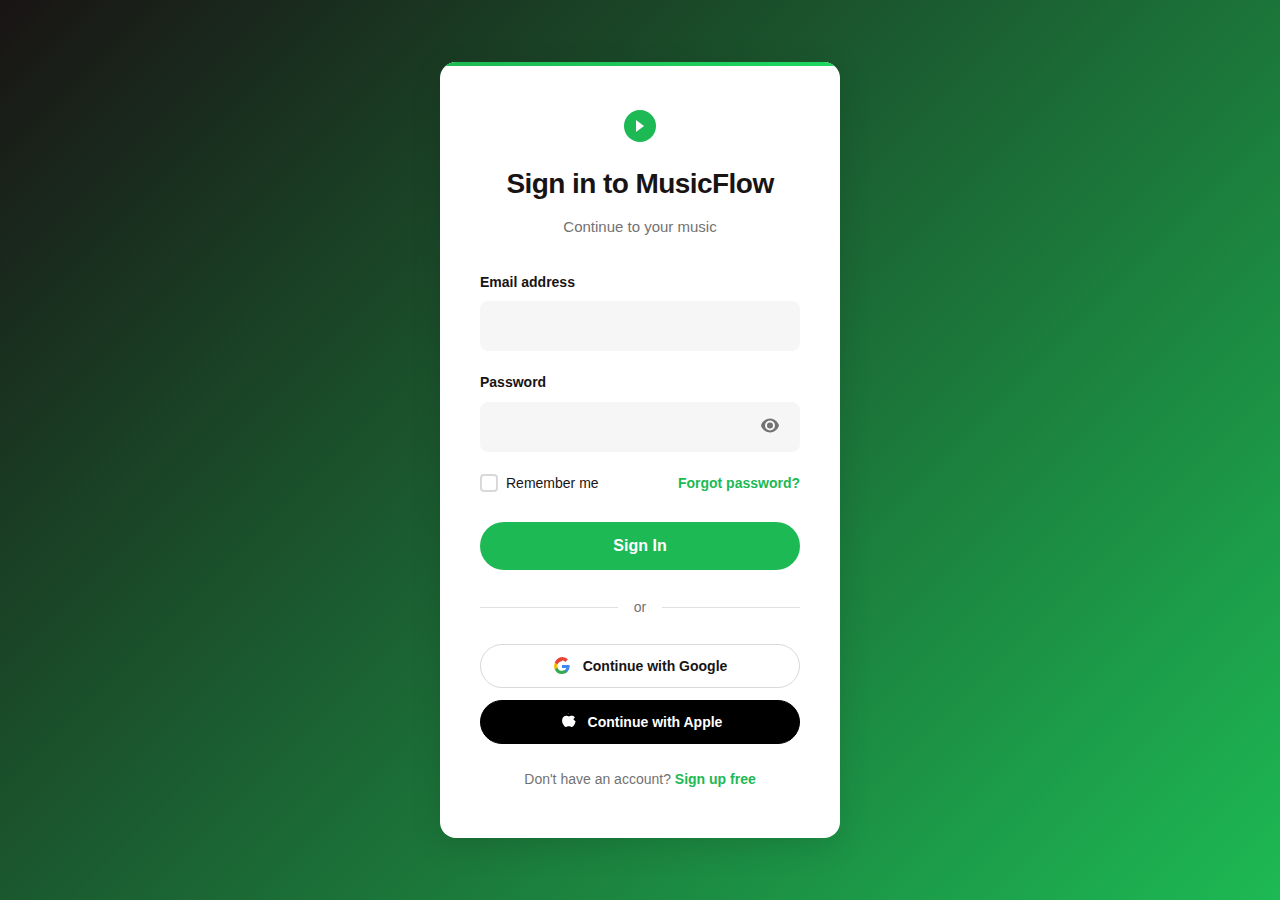
<file: forms/minimal-music/index.html>
<!DOCTYPE html>
<html lang="en">
<head>
    <meta charset="UTF-8">
    <meta name="viewport" content="width=device-width, initial-scale=1.0">
    <title>Minimal Music Login</title>
    <link rel="stylesheet" href="style.css">
</head>
<body>
    <div class="login-container">
        <div class="login-card">
            <div class="login-header">
                <div class="logo">
                    <svg width="32" height="32" viewBox="0 0 32 32" fill="none">
                        <circle cx="16" cy="16" r="16" fill="#1DB954"/>
                        <path d="M12 10l8 6-8 6V10z" fill="white"/>
                    </svg>
                </div>
                <h1>Sign in to MusicFlow</h1>
                <p>Continue to your music</p>
            </div>
            
            <form class="login-form" id="loginForm" novalidate>
                <div class="form-group">
                    <label for="email">Email address</label>
                    <input type="email" id="email" name="email" required autocomplete="email">
                    <span class="error-message" id="emailError"></span>
                </div>

                <div class="form-group">
                    <label for="password">Password</label>
                    <div class="password-wrapper">
                        <input type="password" id="password" name="password" required autocomplete="current-password">
                        <button type="button" class="password-toggle" id="passwordToggle" aria-label="Toggle password visibility">
                            <svg class="eye-icon" width="20" height="20" viewBox="0 0 20 20" fill="none">
                                <path d="M10 3C5 3 1.73 7.11 1 10c.73 2.89 4 7 9 7s8.27-4.11 9-7c-.73-2.89-4-7-9-7zm0 12a5 5 0 110-10 5 5 0 010 10zm0-8a3 3 0 100 6 3 3 0 000-6z" fill="currentColor"/>
                            </svg>
                        </button>
                    </div>
                    <span class="error-message" id="passwordError"></span>
                </div>

                <div class="form-options">
                    <label class="checkbox-wrapper">
                        <input type="checkbox" id="remember" name="remember">
                        <span class="checkmark"></span>
                        Remember me
                    </label>
                    <a href="#" class="forgot-link">Forgot password?</a>
                </div>

                <button type="submit" class="login-btn">
                    <span class="btn-text">Sign In</span>
                    <div class="btn-loader">
                        <div class="loader-dot"></div>
                        <div class="loader-dot"></div>
                        <div class="loader-dot"></div>
                    </div>
                </button>
            </form>

            <div class="divider">
                <span>or</span>
            </div>

            <div class="social-login">
                <button type="button" class="social-btn google-btn">
                    <svg width="18" height="18" viewBox="0 0 18 18">
                        <path fill="#4285F4" d="M16.51 8H8.98v3h4.3c-.18 1-.74 1.48-1.6 2.04v2.01h2.6a7.8 7.8 0 002.38-5.88c0-.57-.05-.66-.15-1.18z"/>
                        <path fill="#34A853" d="M8.98 17c2.16 0 3.97-.72 5.3-1.94l-2.6-2.04a4.8 4.8 0 01-2.7.75 4.8 4.8 0 01-4.52-3.36H1.83v2.07A8 8 0 008.98 17z"/>
                        <path fill="#FBBC05" d="M4.46 10.41a4.8 4.8 0 010-2.82V5.52H1.83a8 8 0 000 7.16l2.63-2.07z"/>
                        <path fill="#EA4335" d="M8.98 3.58c1.32 0 2.5.45 3.44 1.35l2.54-2.59A8 8 0 001.83 5.52l2.63 2.07c.7-2.07 2.67-3.36 4.52-3.36z"/>
                    </svg>
                    Continue with Google
                </button>
                
                <button type="button" class="social-btn apple-btn">
                    <svg width="18" height="18" viewBox="0 0 18 18" fill="currentColor">
                        <path d="M15.3 7.2c0-1.8 1.5-2.7 1.6-2.8-1-1.4-2.5-1.6-3-1.6-1.2-.1-2.4.7-3 .7s-1.6-.7-2.7-.7c-1.4 0-2.7.8-3.4 2-.7 1.2-1.3 3.5.2 6.3.7 1.4 1.7 2.9 3 2.9 1.1 0 1.5-.7 2.8-.7s1.6.7 2.8.7c1.2 0 2.2-1.4 3-2.8.9-1.6.9-3.2.9-3.3-.1 0-2.8-1.1-2.8-4.2zm-2.8-8.3c.6-.7 1-1.7.9-2.7-.9 0-2 .6-2.7 1.3-.6.7-1.1 1.8-1 2.8 1.1.1 2.2-.5 2.8-1.4z"/>
                    </svg>
                    Continue with Apple
                </button>
            </div>

            <div class="signup-link">
                <p>Don't have an account? <a href="#">Sign up free</a></p>
            </div>

            <div class="success-message" id="successMessage">
                <div class="success-icon">
                    <svg width="24" height="24" viewBox="0 0 24 24" fill="none">
                        <circle cx="12" cy="12" r="12" fill="#1DB954"/>
                        <path d="M9 12l2 2 4-4" stroke="white" stroke-width="2" stroke-linecap="round" stroke-linejoin="round"/>
                    </svg>
                </div>
                <h3>Welcome back!</h3>
                <p>Redirecting to your music...</p>
            </div>
        </div>
    </div>

    <script src="../../shared/js/form-utils.js"></script>
    <script src="script.js"></script>
</body>
</html>
</file>
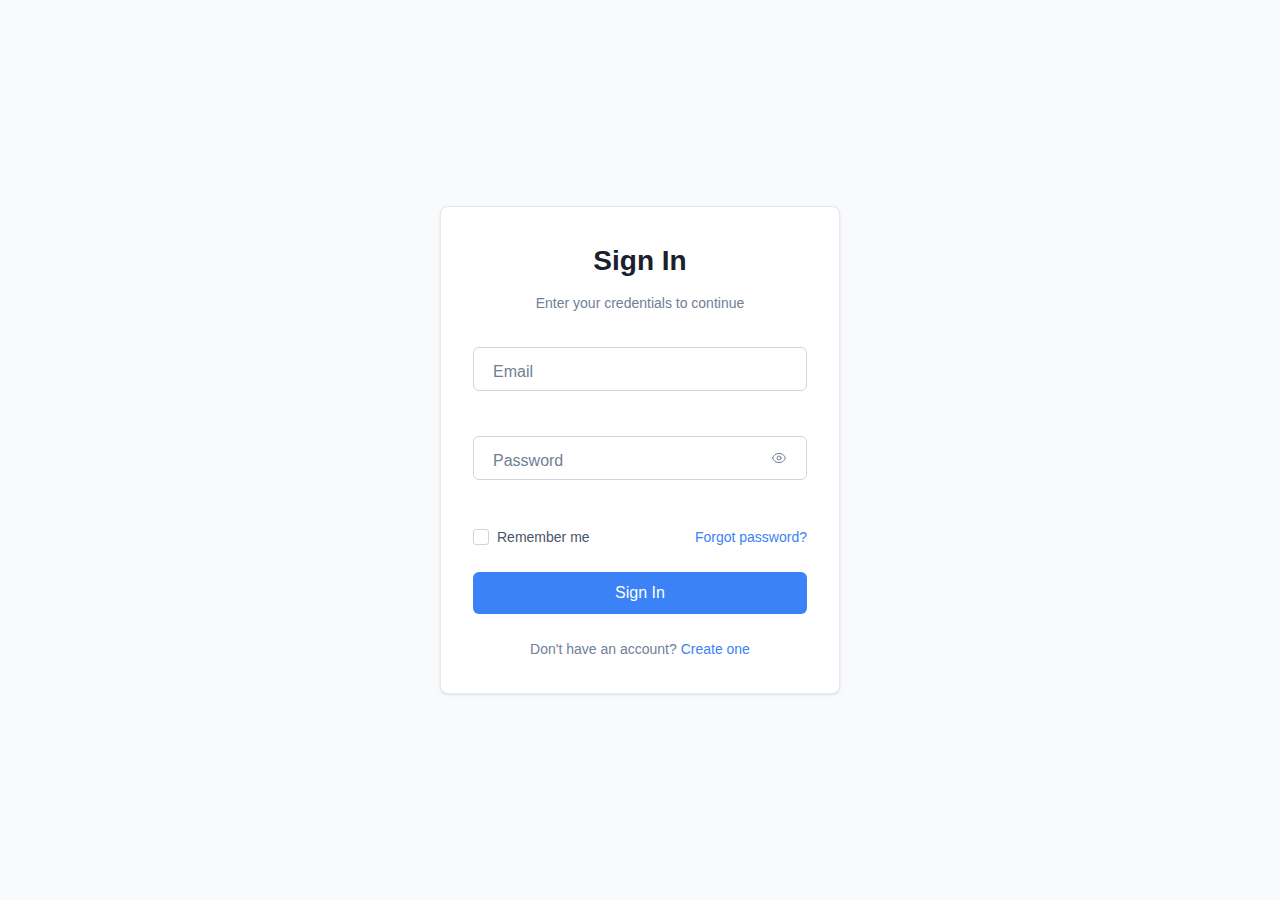
<file: forms/minimal/index.html>
<!DOCTYPE html>
<html lang="en">
<head>
    <meta charset="UTF-8">
    <meta name="viewport" content="width=device-width, initial-scale=1.0">
    <title>Minimal Login Form</title>
    <link rel="stylesheet" href="style.css">
</head>
<body>
    <div class="login-container">
        <div class="login-card">
            <div class="login-header">
                <h2>Sign In</h2>
                <p>Enter your credentials to continue</p>
            </div>
            
            <form class="login-form" id="loginForm" novalidate>
                <div class="form-group">
                    <div class="input-wrapper">
                        <input type="email" id="email" name="email" required autocomplete="email">
                        <label for="email">Email</label>
                    </div>
                    <span class="error-message" id="emailError"></span>
                </div>

                <div class="form-group">
                    <div class="input-wrapper">
                        <input type="password" id="password" name="password" required autocomplete="current-password">
                        <label for="password">Password</label>
                        <button type="button" class="password-toggle" id="passwordToggle" aria-label="Toggle password visibility">
                            <span class="toggle-icon"></span>
                        </button>
                    </div>
                    <span class="error-message" id="passwordError"></span>
                </div>

                <div class="form-options">
                    <div class="remember-wrapper">
                        <input type="checkbox" id="remember" name="remember">
                        <label for="remember" class="checkbox-label">
                            <span class="checkmark"></span>
                            Remember me
                        </label>
                    </div>
                    <a href="#" class="forgot-password">Forgot password?</a>
                </div>

                <button type="submit" class="login-btn">
                    <span class="btn-text">Sign In</span>
                    <span class="btn-loader"></span>
                </button>
            </form>

            <div class="signup-link">
                <p>Don't have an account? <a href="#">Create one</a></p>
            </div>

            <div class="success-message" id="successMessage">
                <div class="success-icon">✓</div>
                <h3>Welcome back!</h3>
                <p>Redirecting to your dashboard...</p>
            </div>
        </div>
    </div>

    <script src="../../shared/js/form-utils.js"></script>
    <script src="script.js"></script>
</body>
</html>
</file>
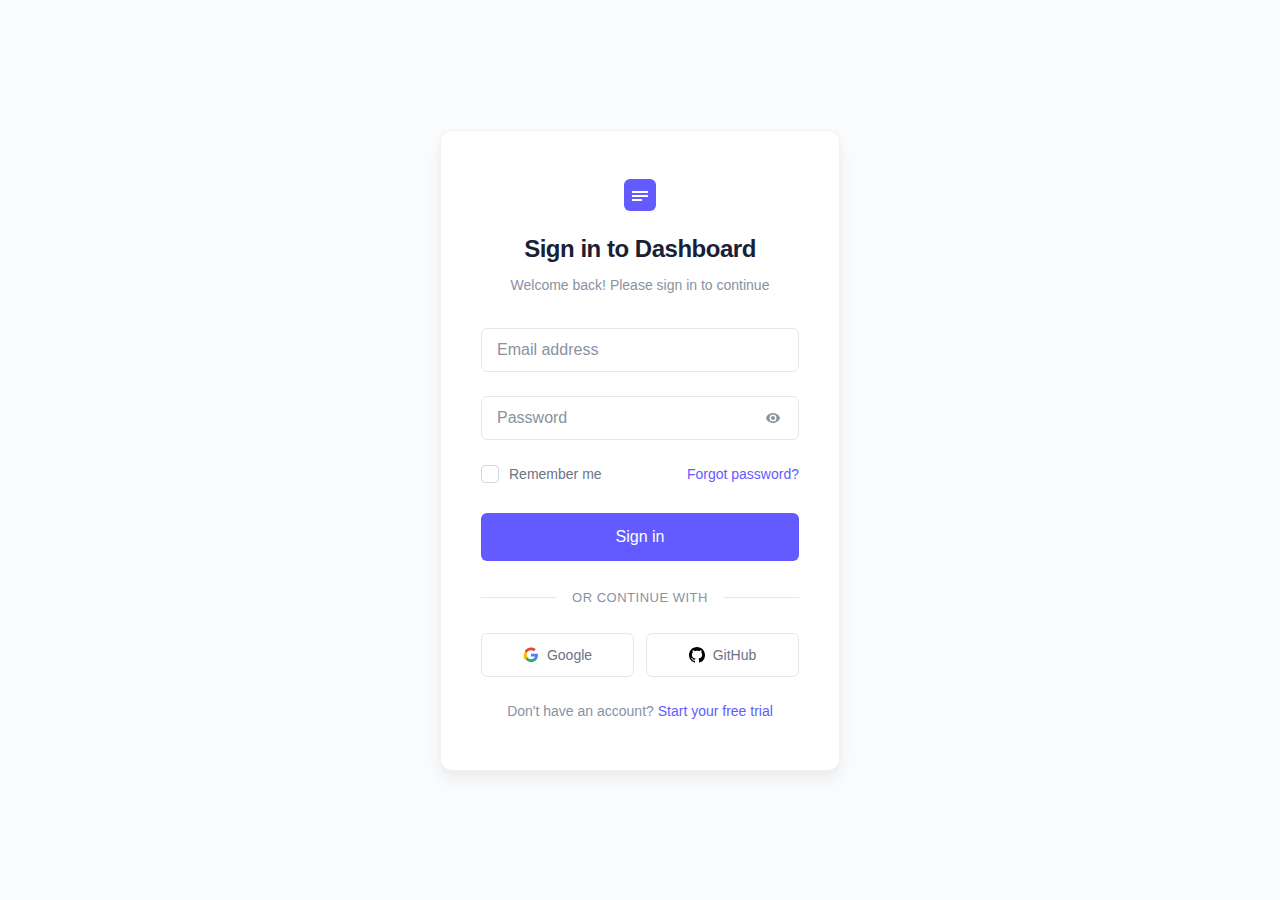
<file: forms/modern-saas/index.html>
<!DOCTYPE html>
<html lang="en">
<head>
    <meta charset="UTF-8">
    <meta name="viewport" content="width=device-width, initial-scale=1.0">
    <title>Modern SaaS Login</title>
    <link rel="stylesheet" href="style.css">
</head>
<body>
    <div class="login-container">
        <div class="login-card">
            <div class="login-header">
                <div class="logo">
                    <svg width="32" height="32" viewBox="0 0 32 32" fill="none">
                        <rect width="32" height="32" rx="6" fill="#635BFF"/>
                        <path d="M8 12h16v2H8v-2zm0 4h16v2H8v-2zm0 4h10v2H8v-2z" fill="white"/>
                    </svg>
                </div>
                <h1>Sign in to Dashboard</h1>
                <p>Welcome back! Please sign in to continue</p>
            </div>
            
            <form class="login-form" id="loginForm" novalidate>
                <div class="input-group">
                    <input type="email" id="email" name="email" required autocomplete="email" placeholder=" ">
                    <label for="email">Email address</label>
                    <span class="input-border"></span>
                    <span class="error-message" id="emailError"></span>
                </div>

                <div class="input-group">
                    <input type="password" id="password" name="password" required autocomplete="current-password" placeholder=" ">
                    <label for="password">Password</label>
                    <button type="button" class="password-toggle" id="passwordToggle" aria-label="Toggle password visibility">
                        <svg class="eye-icon" width="16" height="16" viewBox="0 0 16 16" fill="none">
                            <path d="M8 3C4.5 3 1.6 5.6 1 8c.6 2.4 3.5 5 7 5s6.4-2.6 7-5c-.6-2.4-3.5-5-7-5zm0 8.5A3.5 3.5 0 118 4.5a3.5 3.5 0 010 7zm0-5.5a2 2 0 100 4 2 2 0 000-4z" fill="currentColor"/>
                        </svg>
                    </button>
                    <span class="input-border"></span>
                    <span class="error-message" id="passwordError"></span>
                </div>

                <div class="form-options">
                    <label class="checkbox-container">
                        <input type="checkbox" id="remember" name="remember">
                        <span class="checkmark">
                            <svg width="10" height="8" viewBox="0 0 10 8" fill="none">
                                <path d="M1 4l2.5 2.5L9 1" stroke="currentColor" stroke-width="1.5" stroke-linecap="round" stroke-linejoin="round"/>
                            </svg>
                        </span>
                        Remember me
                    </label>
                    <a href="#" class="forgot-link">Forgot password?</a>
                </div>

                <button type="submit" class="submit-btn">
                    <span class="btn-text">Sign in</span>
                    <div class="btn-loader">
                        <svg width="18" height="18" viewBox="0 0 18 18" fill="none">
                            <circle cx="9" cy="9" r="7" stroke="currentColor" stroke-width="2" opacity="0.25"/>
                            <path d="M16 9a7 7 0 01-7 7" stroke="currentColor" stroke-width="2" stroke-linecap="round">
                                <animateTransform attributeName="transform" type="rotate" dur="1s" values="0 9 9;360 9 9" repeatCount="indefinite"/>
                            </path>
                        </svg>
                    </div>
                </button>
            </form>

            <div class="divider">
                <span>or continue with</span>
            </div>

            <div class="social-buttons">
                <button type="button" class="social-btn">
                    <svg width="16" height="16" viewBox="0 0 16 16">
                        <path fill="#4285F4" d="M14.9 8.161c0-.476-.039-.954-.118-1.421H8.021v2.681h3.833a3.321 3.321 0 01-1.431 2.161v1.785h2.3c1.349-1.25 2.177-3.103 2.177-5.206z"/>
                        <path fill="#34A853" d="M8.021 15c1.951 0 3.57-.65 4.761-1.754l-2.3-1.785c-.653.447-1.477.707-2.461.707-1.887 0-3.487-1.274-4.057-2.991H1.617V11.1C2.8 13.481 5.282 15 8.021 15z"/>
                        <path fill="#FBBC05" d="M3.964 9.177a4.97 4.97 0 010-2.354V4.9H1.617a8.284 8.284 0 000 7.623l2.347-1.346z"/>
                        <path fill="#EA4335" d="M8.021 3.177c1.064 0 2.02.375 2.75 1.111l2.041-2.041C11.616 1.016 9.97.446 8.021.446c-2.739 0-5.221 1.519-6.404 3.9l2.347 1.346c.57-1.717 2.17-2.515 4.057-2.515z"/>
                    </svg>
                    Google
                </button>
                
                <button type="button" class="social-btn">
                    <svg width="16" height="16" viewBox="0 0 16 16" fill="#000000">
                        <path d="M8 0C3.58 0 0 3.58 0 8c0 3.54 2.29 6.53 5.47 7.59.4.07.55-.17.55-.38 0-.19-.01-.82-.01-1.49-2.01.37-2.53-.49-2.69-.94-.09-.23-.48-.94-.82-1.13-.28-.15-.68-.52-.01-.53.63-.01 1.08.58 1.23.82.72 1.21 1.87.87 2.33.66.07-.52.28-.87.51-1.07-1.78-.2-3.64-.89-3.64-3.95 0-.87.31-1.59.82-2.15-.08-.2-.36-1.02.08-2.12 0 0 .67-.21 2.2.82.64-.18 1.32-.27 2-.27.68 0 1.36.09 2 .27 1.53-1.04 2.2-.82 2.2-.82.44 1.1.16 1.92.08 2.12.51.56.82 1.27.82 2.15 0 3.07-1.87 3.75-3.65 3.95.29.25.54.73.54 1.48 0 1.07-.01 1.93-.01 2.2 0 .21.15.46.55.38A8.013 8.013 0 0016 8c0-4.42-3.58-8-8-8z"/>
                    </svg>
                    GitHub
                </button>
            </div>

            <div class="signup-link">
                <span>Don't have an account? </span>
                <a href="#">Start your free trial</a>
            </div>

            <div class="success-message" id="successMessage">
                <div class="success-icon">
                    <svg width="24" height="24" viewBox="0 0 24 24" fill="none">
                        <circle cx="12" cy="12" r="12" fill="#635BFF"/>
                        <path d="M8 12l3 3 5-5" stroke="white" stroke-width="2" stroke-linecap="round" stroke-linejoin="round"/>
                    </svg>
                </div>
                <h3>Welcome back!</h3>
                <p>Redirecting to your dashboard...</p>
            </div>
        </div>
    </div>

    <script src="../../shared/js/form-utils.js"></script>
    <script src="script.js"></script>
</body>
</html>
</file>
<file: forms/ai-assistant/style.css>
/* AI Assistant Login Form - Complete & Self-Contained */

* {
    margin: 0;
    padding: 0;
    box-sizing: border-box;
}

body {
    font-family: -apple-system, BlinkMacSystemFont, 'Segoe UI', Roboto, 'Inter', sans-serif;
    background: #0a0a0f;
    min-height: 100vh;
    display: flex;
    align-items: center;
    justify-content: center;
    padding: 20px;
    line-height: 1.5;
    position: relative;
    overflow: hidden;
}

/* Neural Background */
.neural-background {
    position: fixed;
    top: 0;
    left: 0;
    width: 100%;
    height: 100%;
    z-index: 0;
    pointer-events: none;
}

.neural-node {
    position: absolute;
    width: 2px;
    height: 2px;
    background: #3b82f6;
    border-radius: 50%;
    opacity: 0.6;
    animation: neuralPulse 4s ease-in-out infinite;
}

.neural-node:nth-child(1) {
    top: 20%;
    left: 15%;
    animation-delay: 0s;
}

.neural-node:nth-child(2) {
    top: 60%;
    left: 80%;
    animation-delay: 1s;
}

.neural-node:nth-child(3) {
    top: 80%;
    left: 20%;
    animation-delay: 2s;
}

.neural-node:nth-child(4) {
    top: 30%;
    left: 70%;
    animation-delay: 3s;
}

.neural-node:nth-child(5) {
    top: 10%;
    left: 60%;
    animation-delay: 4s;
}

@keyframes neuralPulse {
    0%, 100% { opacity: 0.3; transform: scale(1); }
    50% { opacity: 0.8; transform: scale(1.5); }
}

.login-container {
    width: 100%;
    max-width: 420px;
    position: relative;
    z-index: 1;
}

.login-card {
    background: rgba(15, 15, 20, 0.95);
    backdrop-filter: blur(20px);
    -webkit-backdrop-filter: blur(20px);
    border: 1px solid rgba(59, 130, 246, 0.2);
    border-radius: 20px;
    padding: 40px 32px;
    position: relative;
    overflow: hidden;
}

.ai-glow {
    position: absolute;
    top: -50%;
    left: -50%;
    width: 200%;
    height: 200%;
    background: radial-gradient(circle, rgba(59, 130, 246, 0.1) 0%, transparent 70%);
    animation: aiGlow 6s ease-in-out infinite;
    pointer-events: none;
}

@keyframes aiGlow {
    0%, 100% { transform: rotate(0deg) scale(1); }
    50% { transform: rotate(180deg) scale(1.1); }
}

.login-header {
    text-align: center;
    margin-bottom: 36px;
}

.ai-logo {
    position: relative;
    width: 80px;
    height: 80px;
    margin: 0 auto 24px;
    display: flex;
    align-items: center;
    justify-content: center;
}

.logo-core {
    position: relative;
    z-index: 3;
    color: #3b82f6;
    animation: coreRotate 8s linear infinite;
}

@keyframes coreRotate {
    from { transform: rotate(0deg); }
    to { transform: rotate(360deg); }
}

.logo-rings {
    position: absolute;
    top: 0;
    left: 0;
    width: 100%;
    height: 100%;
}

.ring {
    position: absolute;
    border: 1px solid rgba(59, 130, 246, 0.3);
    border-radius: 50%;
    animation: ringPulse 3s ease-in-out infinite;
}

.ring-1 {
    width: 60px;
    height: 60px;
    top: 10px;
    left: 10px;
    animation-delay: 0s;
}

.ring-2 {
    width: 70px;
    height: 70px;
    top: 5px;
    left: 5px;
    animation-delay: 1s;
}

.ring-3 {
    width: 80px;
    height: 80px;
    top: 0;
    left: 0;
    animation-delay: 2s;
}

@keyframes ringPulse {
    0%, 100% { opacity: 0.3; transform: scale(1); }
    50% { opacity: 0.6; transform: scale(1.05); }
}

.login-header h1 {
    color: #f8fafc;
    font-size: 1.75rem;
    font-weight: 700;
    margin-bottom: 8px;
    letter-spacing: -0.02em;
}

.login-header p {
    color: #94a3b8;
    font-size: 14px;
    font-weight: 400;
}

/* Smart Fields */
.smart-field {
    position: relative;
    margin-bottom: 28px;
}

.field-background {
    position: absolute;
    top: 0;
    left: 0;
    right: 0;
    bottom: 0;
    background: rgba(30, 41, 59, 0.5);
    border: 1px solid rgba(59, 130, 246, 0.2);
    border-radius: 12px;
    transition: all 0.3s ease;
}

.smart-field input {
    width: 100%;
    background: transparent;
    border: none;
    padding: 16px 50px 16px 16px;
    color: #f8fafc;
    font-size: 15px;
    font-weight: 400;
    outline: none;
    position: relative;
    z-index: 2;
    font-family: inherit;
}

.smart-field input::placeholder {
    color: transparent;
}

.smart-field label {
    position: absolute;
    left: 16px;
    top: 50%;
    transform: translateY(-50%);
    color: #64748b;
    font-size: 15px;
    font-weight: 400;
    pointer-events: none;
    transition: all 0.3s ease;
    z-index: 3;
    background: rgba(15, 15, 20, 0.8);
    padding: 0 4px;
}

.smart-field input:focus + label,
.smart-field input:not(:placeholder-shown) + label {
    top: 0;
    font-size: 12px;
    font-weight: 500;
    color: #3b82f6;
    transform: translateY(-50%);
}

.smart-field input:focus ~ .field-background {
    border-color: #3b82f6;
    background: rgba(30, 41, 59, 0.8);
    box-shadow: 0 0 0 1px rgba(59, 130, 246, 0.5);
}

.ai-indicator {
    position: absolute;
    right: 16px;
    top: 50%;
    transform: translateY(-50%);
    width: 6px;
    height: 6px;
    z-index: 4;
}

.ai-pulse {
    width: 100%;
    height: 100%;
    background: #3b82f6;
    border-radius: 50%;
    opacity: 0;
    animation: aiIndicator 2s ease-in-out infinite;
}

.smart-field input:focus ~ .ai-indicator .ai-pulse {
    opacity: 1;
}

@keyframes aiIndicator {
    0%, 100% { transform: scale(1); opacity: 0.6; }
    50% { transform: scale(1.5); opacity: 1; }
}

.field-completion {
    position: absolute;
    bottom: 0;
    left: 0;
    height: 2px;
    background: linear-gradient(90deg, #3b82f6, #8b5cf6);
    width: 0%;
    transition: width 0.5s ease;
    border-radius: 0 0 12px 12px;
}

.smart-field input:valid ~ .field-completion {
    width: 100%;
}

/* Password Toggle */
.smart-field:has(.smart-toggle) input {
    padding-right: 90px;
}

.smart-toggle {
    position: absolute;
    right: 50px;
    top: 50%;
    transform: translateY(-50%);
    background: none;
    border: none;
    cursor: pointer;
    color: #64748b;
    padding: 6px;
    border-radius: 6px;
    transition: all 0.2s ease;
    z-index: 4;
    display: flex;
    align-items: center;
    justify-content: center;
}

.smart-toggle:hover {
    color: #3b82f6;
    background: rgba(59, 130, 246, 0.1);
}

.toggle-hide {
    display: none;
}

.smart-toggle.toggle-active .toggle-show {
    display: none;
}

.smart-toggle.toggle-active .toggle-hide {
    display: block;
}

/* Form Options */
.form-options {
    display: flex;
    justify-content: space-between;
    align-items: center;
    margin-bottom: 32px;
    flex-wrap: wrap;
    gap: 16px;
}

.smart-checkbox {
    display: flex;
    align-items: center;
    cursor: pointer;
    font-size: 14px;
    color: #cbd5e1;
    font-weight: 500;
}

.smart-checkbox input[type="checkbox"] {
    display: none;
}

.checkbox-ai {
    width: 20px;
    height: 20px;
    margin-right: 10px;
    position: relative;
    display: flex;
    align-items: center;
    justify-content: center;
}

.checkbox-core {
    width: 100%;
    height: 100%;
    border: 1.5px solid rgba(59, 130, 246, 0.4);
    border-radius: 4px;
    background: rgba(30, 41, 59, 0.5);
    transition: all 0.3s ease;
    position: absolute;
}

.checkbox-ai svg {
    color: transparent;
    transition: color 0.3s ease;
    position: relative;
    z-index: 1;
}

.smart-checkbox input[type="checkbox"]:checked + .checkbox-ai .checkbox-core {
    background: #3b82f6;
    border-color: #3b82f6;
    box-shadow: 0 0 8px rgba(59, 130, 246, 0.4);
}

.smart-checkbox input[type="checkbox"]:checked + .checkbox-ai svg {
    color: #ffffff;
}

.neural-link {
    color: #3b82f6;
    text-decoration: none;
    font-size: 14px;
    font-weight: 500;
    transition: all 0.2s ease;
    position: relative;
}

.neural-link::after {
    content: '';
    position: absolute;
    bottom: -2px;
    left: 0;
    width: 0;
    height: 1px;
    background: #3b82f6;
    transition: width 0.3s ease;
}

.neural-link:hover::after {
    width: 100%;
}

.neural-link:hover {
    color: #60a5fa;
}

/* Neural Button */
.neural-button {
    width: 100%;
    background: transparent;
    color: #ffffff;
    border: none;
    border-radius: 12px;
    padding: 0;
    cursor: pointer;
    font-family: inherit;
    font-size: 15px;
    font-weight: 600;
    position: relative;
    margin-bottom: 28px;
    overflow: hidden;
    min-height: 50px;
    display: flex;
    align-items: center;
    justify-content: center;
}

.button-bg {
    position: absolute;
    top: 0;
    left: 0;
    right: 0;
    bottom: 0;
    background: linear-gradient(135deg, #3b82f6, #8b5cf6);
    border-radius: 12px;
    transition: all 0.3s ease;
}

.neural-button:hover .button-bg {
    background: linear-gradient(135deg, #2563eb, #7c3aed);
    transform: scale(1.02);
}

.neural-button:active .button-bg {
    transform: scale(0.98);
}

.button-text {
    position: relative;
    z-index: 2;
    transition: opacity 0.2s ease;
}

.button-loader {
    position: absolute;
    z-index: 2;
    opacity: 0;
    transition: opacity 0.2s ease;
}

.neural-spinner {
    display: flex;
    gap: 4px;
}

.spinner-segment {
    width: 4px;
    height: 16px;
    background: #ffffff;
    border-radius: 2px;
    animation: neuralSpinner 1.2s ease-in-out infinite;
}

.spinner-segment:nth-child(2) { animation-delay: 0.1s; }
.spinner-segment:nth-child(3) { animation-delay: 0.2s; }

@keyframes neuralSpinner {
    0%, 80%, 100% { transform: scaleY(0.5); opacity: 0.5; }
    40% { transform: scaleY(1); opacity: 1; }
}

.neural-button.loading .button-text {
    opacity: 0;
}

.neural-button.loading .button-loader {
    opacity: 1;
}

.button-glow {
    position: absolute;
    top: -2px;
    left: -2px;
    right: -2px;
    bottom: -2px;
    background: linear-gradient(135deg, #3b82f6, #8b5cf6);
    border-radius: 14px;
    opacity: 0;
    filter: blur(8px);
    transition: opacity 0.3s ease;
    z-index: -1;
}

.neural-button:hover .button-glow {
    opacity: 0.6;
}

/* Auth Separator */
.auth-separator {
    display: flex;
    align-items: center;
    margin: 28px 0;
    gap: 16px;
}

.separator-line {
    flex: 1;
    height: 1px;
    background: linear-gradient(90deg, transparent, rgba(59, 130, 246, 0.3), transparent);
}

.separator-text {
    color: #64748b;
    font-size: 13px;
    font-weight: 500;
    text-transform: uppercase;
    letter-spacing: 0.5px;
}

/* Neural Social */
.neural-social {
    display: flex;
    gap: 12px;
    margin-bottom: 28px;
}

.social-neural {
    flex: 1;
    background: transparent;
    color: #cbd5e1;
    border: none;
    border-radius: 10px;
    padding: 12px 16px;
    cursor: pointer;
    font-family: inherit;
    font-size: 13px;
    font-weight: 500;
    display: flex;
    align-items: center;
    justify-content: center;
    gap: 8px;
    transition: all 0.2s ease;
    min-height: 46px;
    position: relative;
    overflow: hidden;
}

.social-bg {
    position: absolute;
    top: 0;
    left: 0;
    right: 0;
    bottom: 0;
    background: rgba(30, 41, 59, 0.5);
    border: 1px solid rgba(59, 130, 246, 0.2);
    border-radius: 10px;
    transition: all 0.2s ease;
}

.social-neural:hover .social-bg {
    background: rgba(30, 41, 59, 0.8);
    border-color: rgba(59, 130, 246, 0.4);
}

.social-neural span {
    position: relative;
    z-index: 2;
}

.social-neural svg {
    position: relative;
    z-index: 2;
}

.social-glow {
    position: absolute;
    top: -1px;
    left: -1px;
    right: -1px;
    bottom: -1px;
    background: rgba(59, 130, 246, 0.2);
    border-radius: 11px;
    opacity: 0;
    filter: blur(4px);
    transition: opacity 0.2s ease;
    z-index: 0;
}

.social-neural:hover .social-glow {
    opacity: 1;
}

/* Signup Section */
.signup-section {
    text-align: center;
    font-size: 14px;
    color: #64748b;
}

.neural-signup {
    color: #3b82f6;
    text-decoration: none;
    font-weight: 600;
    transition: all 0.2s ease;
    position: relative;
}

.neural-signup::after {
    content: '';
    position: absolute;
    bottom: -2px;
    left: 0;
    width: 0;
    height: 1px;
    background: #3b82f6;
    transition: width 0.3s ease;
}

.neural-signup:hover::after {
    width: 100%;
}

.neural-signup:hover {
    color: #60a5fa;
}

/* Error States */
.error-message {
    color: #ef4444;
    font-size: 12px;
    font-weight: 500;
    margin-top: 6px;
    opacity: 0;
    transform: translateY(-4px);
    transition: all 0.2s ease;
    position: relative;
    z-index: 5;
}

.error-message.show {
    opacity: 1;
    transform: translateY(0);
}

.smart-field.error .field-background {
    border-color: #ef4444;
    background: rgba(239, 68, 68, 0.1);
}

.smart-field.error label {
    color: #ef4444;
}

.smart-field.error .field-completion {
    background: #ef4444;
}

/* Success Neural */
.success-neural {
    display: none;
    text-align: center;
    padding: 40px 20px;
    opacity: 0;
    transform: translateY(20px);
    transition: all 0.4s ease;
}

.success-neural.show {
    display: block;
    opacity: 1;
    transform: translateY(0);
}

.success-core {
    position: relative;
    width: 80px;
    height: 80px;
    margin: 0 auto 20px;
    display: flex;
    align-items: center;
    justify-content: center;
}

.success-rings {
    position: absolute;
    top: 0;
    left: 0;
    width: 100%;
    height: 100%;
}

.success-ring {
    position: absolute;
    border: 2px solid #10b981;
    border-radius: 50%;
    animation: successRing 1s ease-out forwards;
}

.success-ring:nth-child(1) {
    width: 60px;
    height: 60px;
    top: 10px;
    left: 10px;
    animation-delay: 0s;
}

.success-ring:nth-child(2) {
    width: 70px;
    height: 70px;
    top: 5px;
    left: 5px;
    animation-delay: 0.2s;
}

.success-ring:nth-child(3) {
    width: 80px;
    height: 80px;
    top: 0;
    left: 0;
    animation-delay: 0.4s;
}

@keyframes successRing {
    0% { opacity: 0; transform: scale(0); }
    50% { opacity: 1; transform: scale(1.1); }
    100% { opacity: 0.7; transform: scale(1); }
}

.success-core svg {
    color: #10b981;
    position: relative;
    z-index: 2;
    animation: successCheck 0.6s ease-out 0.6s forwards;
    opacity: 0;
}

@keyframes successCheck {
    0% { opacity: 0; transform: scale(0); }
    100% { opacity: 1; transform: scale(1); }
}

.success-neural h3 {
    color: #f8fafc;
    font-size: 1.375rem;
    font-weight: 700;
    margin-bottom: 8px;
}

.success-neural p {
    color: #94a3b8;
    font-size: 14px;
}

/* Mobile Responsive */
@media (max-width: 480px) {
    body {
        padding: 16px;
    }
    
    .login-card {
        padding: 32px 24px;
        border-radius: 16px;
    }
    
    .login-header h1 {
        font-size: 1.5rem;
    }
    
    .ai-logo {
        width: 60px;
        height: 60px;
    }
    
    .ring-1 { width: 45px; height: 45px; top: 7.5px; left: 7.5px; }
    .ring-2 { width: 52px; height: 52px; top: 4px; left: 4px; }
    .ring-3 { width: 60px; height: 60px; top: 0; left: 0; }
    
    .form-options {
        flex-direction: column;
        align-items: flex-start;
        gap: 16px;
    }
    
    .neural-social {
        flex-direction: column;
    }
}
</file>
<file: forms/basic/style.css>
/* Basic Login Form - Clean & Simple */

* {
    margin: 0;
    padding: 0;
    box-sizing: border-box;
}

body {
    font-family: -apple-system, BlinkMacSystemFont, 'Segoe UI', Roboto, 'Helvetica Neue', Arial, sans-serif;
    background: #f8fafc;
    min-height: 100vh;
    display: flex;
    align-items: center;
    justify-content: center;
    padding: 20px;
    line-height: 1.6;
    color: #334155;
}

.login-container {
    width: 100%;
    max-width: 400px;
}

.login-card {
    background: white;
    border-radius: 12px;
    padding: 32px;
    border: 1px solid #e2e8f0;
    box-shadow: 0 4px 6px -1px rgba(0, 0, 0, 0.1);
}

.login-header {
    text-align: center;
    margin-bottom: 32px;
}

.login-header h2 {
    font-size: 1.875rem;
    font-weight: 700;
    color: #1e293b;
    margin-bottom: 8px;
}

.login-header p {
    color: #64748b;
    font-size: 0.875rem;
}

/* Form Styles */
.form-group {
    margin-bottom: 20px;
}

.input-wrapper {
    position: relative;
    display: flex;
    flex-direction: column;
}

.input-wrapper input {
    background: white;
    border: 2px solid #e2e8f0;
    border-radius: 8px;
    padding: 12px 16px 8px 16px;
    color: #1e293b;
    font-size: 16px;
    transition: all 0.2s ease;
    width: 100%;
    outline: none;
}

.input-wrapper input::placeholder {
    color: transparent;
}

.input-wrapper label {
    position: absolute;
    left: 16px;
    top: 12px;
    color: #64748b;
    font-size: 16px;
    transition: all 0.2s ease;
    pointer-events: none;
    transform-origin: left top;
}

.input-wrapper input:focus,
.input-wrapper input:valid,
.input-wrapper input.has-value {
    border-color: #6366f1;
}

.input-wrapper input:focus + label,
.input-wrapper input:valid + label,
.input-wrapper input.has-value + label {
    transform: translateY(-8px) scale(0.875);
    color: #6366f1;
    font-weight: 500;
}

/* Password Toggle */
.password-wrapper {
    position: relative;
}

.password-wrapper input {
    padding-right: 48px;
}

.password-toggle {
    position: absolute;
    right: 12px;
    top: 50%;
    transform: translateY(-50%);
    background: none;
    border: none;
    cursor: pointer;
    padding: 8px;
    color: #64748b;
    transition: color 0.2s ease;
}

.password-toggle:hover {
    color: #1e293b;
}

.eye-icon {
    display: block;
    width: 20px;
    height: 20px;
    background-image: url("data:image/svg+xml,%3csvg xmlns='http://www.w3.org/2000/svg' fill='none' viewBox='0 0 24 24' stroke='%2364748b' stroke-width='1.5'%3e%3cpath stroke-linecap='round' stroke-linejoin='round' d='M15 12a3 3 0 11-6 0 3 3 0 016 0z'/%3e%3cpath stroke-linecap='round' stroke-linejoin='round' d='M2.458 12C3.732 7.943 7.523 5 12 5c4.478 0 8.268 2.943 9.542 7-1.274 4.057-5.064 7-9.542 7-4.477 0-8.268-2.943-9.542-7z'/%3e%3c/svg%3e");
    background-size: contain;
    background-repeat: no-repeat;
    background-position: center;
    transition: background-image 0.2s ease;
}

.eye-icon.show-password {
    background-image: url("data:image/svg+xml,%3csvg xmlns='http://www.w3.org/2000/svg' fill='none' viewBox='0 0 24 24' stroke='%2364748b' stroke-width='1.5'%3e%3cpath stroke-linecap='round' stroke-linejoin='round' d='M3.98 8.223A10.477 10.477 0 001.934 12C3.226 16.338 7.244 19.5 12 19.5c.993 0 1.953-.138 2.863-.395M6.228 6.228A10.45 10.45 0 0112 4.5c4.756 0 8.773 3.162 10.065 7.498a10.523 10.523 0 01-4.293 5.774M6.228 6.228L3 3m3.228 3.228l3.65 3.65m7.894 7.894L21 21m-3.228-3.228l-3.65-3.65m0 0a3 3 0 11-4.243-4.243m4.242 4.242L9.88 9.88'/%3e%3c/svg%3e");
}

/* Error Messages */
.error-message {
    display: block;
    color: #ef4444;
    font-size: 0.75rem;
    font-weight: 500;
    margin-top: 4px;
    margin-left: 4px;
    opacity: 0;
    transform: translateY(-4px);
    transition: all 0.2s ease;
}

.error-message.show {
    opacity: 1;
    transform: translateY(0);
}

.form-group.error .input-wrapper input {
    border-color: #ef4444;
}

/* Form Options */
.form-options {
    display: flex;
    justify-content: space-between;
    align-items: center;
    margin-bottom: 24px;
    flex-wrap: wrap;
    gap: 12px;
}

.remember-wrapper {
    display: flex;
    align-items: center;
    gap: 8px;
    cursor: pointer;
}

.remember-wrapper input[type="checkbox"] {
    display: none;
}

.checkbox-label {
    color: #64748b;
    font-size: 0.875rem;
    cursor: pointer;
    user-select: none;
    display: flex;
    align-items: center;
    gap: 8px;
}

.checkmark {
    width: 16px;
    height: 16px;
    border: 2px solid #d1d5db;
    border-radius: 4px;
    display: flex;
    align-items: center;
    justify-content: center;
    transition: all 0.2s ease;
    flex-shrink: 0;
    background: white;
}

.remember-wrapper input[type="checkbox"]:checked ~ .checkbox-label .checkmark {
    background: #6366f1;
    border-color: #6366f1;
}

.remember-wrapper input[type="checkbox"]:checked ~ .checkbox-label .checkmark::after {
    content: '✓';
    color: white;
    font-size: 10px;
    font-weight: bold;
}

.forgot-password {
    color: #6366f1;
    text-decoration: none;
    font-size: 0.875rem;
    font-weight: 500;
    transition: color 0.2s ease;
}

.forgot-password:hover {
    color: #4f46e5;
}

/* Button */
.login-btn {
    width: 100%;
    background: #6366f1;
    border: none;
    border-radius: 8px;
    padding: 12px 24px;
    color: white;
    font-size: 16px;
    font-weight: 600;
    cursor: pointer;
    transition: all 0.2s ease;
    position: relative;
    margin-bottom: 24px;
}

.login-btn:hover {
    background: #4f46e5;
}

.login-btn:active {
    transform: translateY(1px);
}

/* Loading State */
.login-btn.loading {
    pointer-events: none;
    background: #a5a6f6;
}

.btn-text {
    transition: opacity 0.2s ease;
}

.btn-loader {
    position: absolute;
    top: 50%;
    left: 50%;
    transform: translate(-50%, -50%);
    width: 16px;
    height: 16px;
    border: 2px solid transparent;
    border-top: 2px solid white;
    border-radius: 50%;
    opacity: 0;
    animation: spin 1s linear infinite;
    transition: opacity 0.2s ease;
}

.login-btn.loading .btn-text {
    opacity: 0;
}

.login-btn.loading .btn-loader {
    opacity: 1;
}

/* Signup Link */
.signup-link {
    text-align: center;
}

.signup-link p {
    color: #64748b;
    font-size: 0.875rem;
}

.signup-link a {
    color: #6366f1;
    text-decoration: none;
    font-weight: 500;
    transition: color 0.2s ease;
}

.signup-link a:hover {
    color: #4f46e5;
}

/* Success Message */
.success-message {
    display: none;
    text-align: center;
    padding: 32px 20px;
    opacity: 0;
    transform: translateY(20px);
    transition: all 0.3s ease;
}

.success-message.show {
    display: block;
    opacity: 1;
    transform: translateY(0);
}

.success-icon {
    width: 48px;
    height: 48px;
    background: #22c55e;
    border-radius: 50%;
    display: flex;
    align-items: center;
    justify-content: center;
    font-size: 20px;
    color: white;
    margin: 0 auto 16px;
    animation: successPulse 0.5s ease;
}

.success-message h3 {
    color: #1e293b;
    font-size: 1.25rem;
    margin-bottom: 8px;
}

.success-message p {
    color: #64748b;
    font-size: 0.875rem;
}

/* Animations */
@keyframes spin {
    0% { transform: translate(-50%, -50%) rotate(0deg); }
    100% { transform: translate(-50%, -50%) rotate(360deg); }
}

@keyframes successPulse {
    0% { transform: scale(0); }
    50% { transform: scale(1.1); }
    100% { transform: scale(1); }
}

/* Mobile Responsive */
@media (max-width: 480px) {
    .login-card {
        padding: 24px;
        margin: 10px;
    }
    
    .login-header h2 {
        font-size: 1.5rem;
    }
    
    .form-options {
        flex-direction: column;
        align-items: flex-start;
        gap: 16px;
    }
}
</file>
<file: forms/brutalist/style.css>
/* Modern Brutalist Login Form - Complete & Self-Contained */

* {
    margin: 0;
    padding: 0;
    box-sizing: border-box;
}

body {
    font-family: 'Arial', sans-serif;
    background: #f5f5f5;
    min-height: 100vh;
    display: flex;
    align-items: center;
    justify-content: center;
    padding: 20px;
    line-height: 1.4;
}

.login-container {
    width: 100%;
    max-width: 400px;
}

.login-card {
    background: #ffffff;
    border: 3px solid #000000;
    border-radius: 0;
    padding: 40px;
    box-shadow: 8px 8px 0 #000000;
    transition: all 0.2s ease;
}

.login-card:hover {
    transform: translate(-2px, -2px);
    box-shadow: 10px 10px 0 #000000;
}

.login-header {
    text-align: center;
    margin-bottom: 32px;
}

.logo {
    margin-bottom: 16px;
    display: flex;
    justify-content: center;
}

.logo-square {
    width: 48px;
    height: 48px;
    background: #000000;
    border: 3px solid #000000;
    position: relative;
}

.logo-square::after {
    content: '';
    position: absolute;
    top: 50%;
    left: 50%;
    transform: translate(-50%, -50%);
    width: 16px;
    height: 16px;
    background: #ffffff;
}

.login-header h2 {
    color: #000000;
    font-size: 1.75rem;
    font-weight: 900;
    margin-bottom: 8px;
    text-transform: uppercase;
    letter-spacing: 1px;
}

.login-header p {
    color: #666666;
    font-size: 14px;
    font-weight: 600;
    text-transform: uppercase;
}

/* Form Styles */
.form-group {
    margin-bottom: 24px;
    position: relative;
}

.form-label {
    display: block;
    font-size: 12px;
    font-weight: 700;
    color: #000000;
    text-transform: uppercase;
    letter-spacing: 1px;
    margin-bottom: 8px;
}

.input-wrapper {
    position: relative;
    border: 2px solid #000000;
    background: #ffffff;
}

.input-wrapper input {
    width: 100%;
    background: transparent;
    border: none;
    padding: 12px 16px;
    color: #000000;
    font-size: 16px;
    font-weight: 500;
    outline: none;
    font-family: inherit;
}

.input-wrapper input::placeholder {
    color: #999999;
}

.input-wrapper:focus-within {
    box-shadow: 4px 4px 0 #000000;
    transform: translate(-2px, -2px);
}

/* Password Toggle */
.password-wrapper {
    display: flex;
    align-items: center;
}

.password-wrapper input {
    flex: 1;
    padding-right: 60px;
}

.password-toggle {
    position: absolute;
    right: 0;
    top: 0;
    bottom: 0;
    background: #000000;
    color: #ffffff;
    border: none;
    padding: 0 12px;
    cursor: pointer;
    font-family: inherit;
    font-weight: 700;
    font-size: 10px;
    text-transform: uppercase;
    letter-spacing: 0.5px;
    transition: all 0.2s ease;
}

.password-toggle:hover {
    background: #333333;
}

.password-toggle:active {
    transform: scale(0.98);
}

/* Form Options */
.form-options {
    display: flex;
    justify-content: space-between;
    align-items: center;
    margin-bottom: 28px;
    flex-wrap: wrap;
    gap: 16px;
}

.checkbox-wrapper {
    display: flex;
    align-items: center;
    cursor: pointer;
}

.checkbox-wrapper input[type="checkbox"] {
    display: none;
}

.checkbox-label {
    display: flex;
    align-items: center;
    gap: 8px;
    cursor: pointer;
    user-select: none;
    font-size: 14px;
    font-weight: 600;
    color: #000000;
}

.checkbox-box {
    width: 16px;
    height: 16px;
    border: 2px solid #000000;
    background: #ffffff;
    position: relative;
    transition: all 0.2s ease;
}

.checkbox-wrapper input[type="checkbox"]:checked + .checkbox-label .checkbox-box {
    background: #000000;
}

.checkbox-box::after {
    content: '✓';
    position: absolute;
    top: 50%;
    left: 50%;
    transform: translate(-50%, -50%);
    color: #ffffff;
    font-size: 10px;
    font-weight: 900;
    opacity: 0;
    transition: opacity 0.2s ease;
}

.checkbox-wrapper input[type="checkbox"]:checked + .checkbox-label .checkbox-box::after {
    opacity: 1;
}

.forgot-link {
    color: #000000;
    text-decoration: none;
    font-size: 12px;
    font-weight: 700;
    text-transform: uppercase;
    letter-spacing: 0.5px;
    transition: all 0.2s ease;
    border-bottom: 2px solid transparent;
}

.forgot-link:hover {
    border-bottom-color: #000000;
}

/* Login Button */
.login-btn {
    width: 100%;
    background: #000000;
    color: #ffffff;
    border: 2px solid #000000;
    padding: 16px;
    cursor: pointer;
    font-family: inherit;
    font-size: 14px;
    font-weight: 700;
    text-transform: uppercase;
    letter-spacing: 1px;
    position: relative;
    margin-bottom: 24px;
    transition: all 0.2s ease;
    overflow: hidden;
}

.login-btn:hover {
    background: #333333;
    transform: translate(-2px, -2px);
    box-shadow: 4px 4px 0 #000000;
}

.login-btn:active {
    transform: translate(0, 0);
    box-shadow: 2px 2px 0 #000000;
}

.btn-text {
    position: relative;
    z-index: 1;
    transition: opacity 0.2s ease;
}

.btn-loader {
    position: absolute;
    top: 50%;
    left: 50%;
    transform: translate(-50%, -50%);
    display: flex;
    gap: 3px;
    opacity: 0;
    transition: opacity 0.2s ease;
}

.loader-bar {
    width: 3px;
    height: 16px;
    background: #ffffff;
    animation: loaderPulse 1s ease-in-out infinite;
}

.loader-bar:nth-child(2) { animation-delay: 0.2s; }
.loader-bar:nth-child(3) { animation-delay: 0.4s; }

@keyframes loaderPulse {
    0%, 80%, 100% { transform: scaleY(0.5); opacity: 0.5; }
    40% { transform: scaleY(1); opacity: 1; }
}

.login-btn.loading .btn-text {
    opacity: 0;
}

.login-btn.loading .btn-loader {
    opacity: 1;
}

/* Divider */
.divider {
    text-align: center;
    margin: 24px 0;
    position: relative;
}

.divider::before {
    content: '';
    position: absolute;
    top: 50%;
    left: 0;
    right: 0;
    height: 2px;
    background: #000000;
    transform: translateY(-50%);
}

.divider span {
    background: #ffffff;
    color: #000000;
    padding: 0 16px;
    font-size: 12px;
    font-weight: 700;
    text-transform: uppercase;
    letter-spacing: 1px;
    position: relative;
    z-index: 1;
}

/* Social Login */
.social-login {
    display: flex;
    gap: 12px;
    margin-bottom: 24px;
}

.social-btn {
    flex: 1;
    background: #ffffff;
    color: #000000;
    border: 2px solid #000000;
    padding: 12px;
    cursor: pointer;
    font-family: inherit;
    font-weight: 700;
    text-transform: uppercase;
    font-size: 12px;
    letter-spacing: 0.5px;
    transition: all 0.2s ease;
}

.social-btn:hover {
    background: #000000;
    color: #ffffff;
    transform: translate(-1px, -1px);
    box-shadow: 2px 2px 0 #000000;
}

.social-btn:active {
    transform: translate(0, 0);
    box-shadow: 1px 1px 0 #000000;
}

/* Signup Link */
.signup-link {
    text-align: center;
    font-size: 14px;
    font-weight: 600;
    color: #666666;
}

.signup-link a {
    color: #000000;
    text-decoration: none;
    font-weight: 700;
    text-transform: uppercase;
    letter-spacing: 0.5px;
    border-bottom: 2px solid transparent;
    transition: all 0.2s ease;
}

.signup-link a:hover {
    border-bottom-color: #000000;
}

/* Error States */
.error-message {
    color: #dc3545;
    font-size: 11px;
    font-weight: 700;
    text-transform: uppercase;
    letter-spacing: 0.5px;
    margin-top: 6px;
    margin-left: 2px;
    opacity: 0;
    transform: translateY(-8px);
    transition: all 0.2s ease;
}

.error-message.show {
    opacity: 1;
    transform: translateY(0);
}

.form-group.error .input-wrapper {
    border-color: #dc3545;
    animation: shake 0.3s ease-in-out;
}

@keyframes shake {
    0%, 100% { transform: translateX(0); }
    25% { transform: translateX(-4px); }
    75% { transform: translateX(4px); }
}

/* Success Message */
.success-message {
    display: none;
    text-align: center;
    padding: 32px 20px;
    opacity: 0;
    transform: translateY(16px);
    transition: all 0.3s ease;
}

.success-message.show {
    display: block;
    opacity: 1;
    transform: translateY(0);
}

.success-icon {
    width: 48px;
    height: 48px;
    background: #000000;
    color: #ffffff;
    border: 2px solid #000000;
    display: flex;
    align-items: center;
    justify-content: center;
    font-size: 20px;
    font-weight: 900;
    margin: 0 auto 16px;
    animation: successPop 0.5s ease-out;
}

@keyframes successPop {
    0% { transform: scale(0); }
    50% { transform: scale(1.1); }
    100% { transform: scale(1); }
}

.success-message h3 {
    color: #000000;
    font-size: 1.25rem;
    font-weight: 900;
    text-transform: uppercase;
    margin-bottom: 4px;
}

.success-message p {
    color: #666666;
    font-size: 12px;
    font-weight: 700;
    text-transform: uppercase;
    letter-spacing: 0.5px;
}

/* Mobile Responsive */
@media (max-width: 480px) {
    body {
        padding: 16px;
    }
    
    .login-card {
        padding: 28px;
        box-shadow: 6px 6px 0 #000000;
    }
    
    .login-card:hover {
        transform: translate(-1px, -1px);
        box-shadow: 7px 7px 0 #000000;
    }
    
    .login-header h2 {
        font-size: 1.5rem;
    }
    
    .form-options {
        flex-direction: column;
        align-items: flex-start;
        gap: 16px;
    }
    
    .social-login {
        flex-direction: column;
    }
}
</file>
<file: forms/clean-banking/style.css>
/* Clean Banking Login Form - Complete & Self-Contained */

* {
    margin: 0;
    padding: 0;
    box-sizing: border-box;
}

body {
    font-family: -apple-system, BlinkMacSystemFont, 'Segoe UI', Roboto, 'Helvetica Neue', Arial, sans-serif;
    background: linear-gradient(135deg, #f8fafc 0%, #e2e8f0 100%);
    min-height: 100vh;
    display: flex;
    align-items: center;
    justify-content: center;
    padding: 20px;
    line-height: 1.6;
}

.login-container {
    width: 100%;
    max-width: 400px;
}

.login-card {
    background: #ffffff;
    border-radius: 16px;
    padding: 40px 32px 32px;
    box-shadow: 0 4px 6px -1px rgba(0, 0, 0, 0.1), 0 2px 4px -1px rgba(0, 0, 0, 0.06);
    border: 1px solid #f1f5f9;
    position: relative;
}

.login-header {
    text-align: center;
    margin-bottom: 32px;
}

.logo {
    margin-bottom: 16px;
    display: flex;
    justify-content: center;
}

.login-header h1 {
    color: #1e293b;
    font-size: 1.75rem;
    font-weight: 700;
    margin-bottom: 6px;
    letter-spacing: -0.025em;
}

.login-header p {
    color: #64748b;
    font-size: 14px;
    font-weight: 500;
}

/* Form Styles */
.form-group {
    margin-bottom: 20px;
    position: relative;
}

.form-group label {
    display: block;
    font-size: 13px;
    font-weight: 600;
    color: #374151;
    margin-bottom: 6px;
}

.form-group input {
    width: 100%;
    background: #ffffff;
    border: 1.5px solid #e2e8f0;
    border-radius: 8px;
    padding: 12px 14px;
    color: #1e293b;
    font-size: 15px;
    font-weight: 400;
    outline: none;
    transition: all 0.2s ease;
    font-family: inherit;
}

.form-group input:focus {
    border-color: #6366F1;
    box-shadow: 0 0 0 3px rgba(99, 102, 241, 0.1);
}

.form-group input::placeholder {
    color: #94a3b8;
}

/* Password Field */
.password-wrapper {
    position: relative;
}

.password-wrapper input {
    padding-right: 44px;
}

.password-toggle {
    position: absolute;
    right: 12px;
    top: 50%;
    transform: translateY(-50%);
    background: none;
    border: none;
    cursor: pointer;
    color: #64748b;
    padding: 6px;
    border-radius: 4px;
    transition: color 0.2s ease;
    display: flex;
    align-items: center;
    justify-content: center;
}

.password-toggle:hover {
    color: #6366F1;
}

.eye-closed {
    display: none;
}

.password-toggle.show-password .eye-open {
    display: none;
}

.password-toggle.show-password .eye-closed {
    display: block;
}

/* Form Options */
.form-options {
    display: flex;
    justify-content: space-between;
    align-items: center;
    margin-bottom: 24px;
    flex-wrap: wrap;
    gap: 12px;
}

.checkbox-wrapper {
    display: flex;
    align-items: center;
    cursor: pointer;
    font-size: 13px;
    color: #374151;
    font-weight: 500;
}

.checkbox-wrapper input[type="checkbox"] {
    display: none;
}

.checkmark {
    width: 16px;
    height: 16px;
    border: 1.5px solid #d1d5db;
    border-radius: 3px;
    margin-right: 8px;
    position: relative;
    transition: all 0.2s ease;
    background: #ffffff;
}

.checkbox-wrapper input[type="checkbox"]:checked + .checkmark {
    background: #6366F1;
    border-color: #6366F1;
}

.checkmark::after {
    content: '';
    position: absolute;
    left: 4px;
    top: 1px;
    width: 3px;
    height: 7px;
    border: solid white;
    border-width: 0 1.5px 1.5px 0;
    transform: rotate(45deg);
    opacity: 0;
    transition: opacity 0.2s ease;
}

.checkbox-wrapper input[type="checkbox"]:checked + .checkmark::after {
    opacity: 1;
}

.forgot-link {
    color: #6366F1;
    text-decoration: none;
    font-size: 13px;
    font-weight: 600;
    transition: color 0.2s ease;
}

.forgot-link:hover {
    color: #4f46e5;
}

/* Login Button */
.login-btn {
    width: 100%;
    background: #6366F1;
    color: #ffffff;
    border: none;
    border-radius: 8px;
    padding: 12px 20px;
    cursor: pointer;
    font-family: inherit;
    font-size: 15px;
    font-weight: 600;
    position: relative;
    margin-bottom: 20px;
    transition: all 0.2s ease;
    overflow: hidden;
    min-height: 44px;
    display: flex;
    align-items: center;
    justify-content: center;
}

.login-btn:hover {
    background: #4f46e5;
    transform: translateY(-1px);
    box-shadow: 0 4px 12px rgba(99, 102, 241, 0.4);
}

.login-btn:active {
    transform: translateY(0);
}

.login-btn:disabled {
    background: #9ca3af;
    cursor: not-allowed;
    transform: none;
    box-shadow: none;
}

.btn-text {
    transition: opacity 0.2s ease;
}

.btn-loader {
    position: absolute;
    opacity: 0;
    transition: opacity 0.2s ease;
}

.spinner {
    width: 16px;
    height: 16px;
    border: 2px solid rgba(255, 255, 255, 0.3);
    border-top: 2px solid #ffffff;
    border-radius: 50%;
    animation: spin 1s linear infinite;
}

@keyframes spin {
    from { transform: rotate(0deg); }
    to { transform: rotate(360deg); }
}

.login-btn.loading .btn-text {
    opacity: 0;
}

.login-btn.loading .btn-loader {
    opacity: 1;
}

/* Security Notice */
.security-notice {
    display: flex;
    align-items: center;
    gap: 8px;
    padding: 12px 16px;
    background: #f0fdf4;
    border: 1px solid #bbf7d0;
    border-radius: 8px;
    margin-bottom: 16px;
}

.security-notice span {
    color: #166534;
    font-size: 12px;
    font-weight: 500;
}

/* Error States */
.error-message {
    color: #dc2626;
    font-size: 12px;
    font-weight: 500;
    margin-top: 4px;
    opacity: 0;
    transform: translateY(-2px);
    transition: all 0.2s ease;
}

.error-message.show {
    opacity: 1;
    transform: translateY(0);
}

.form-group.error input {
    border-color: #dc2626;
    background: #fef2f2;
}

.form-group.error input:focus {
    box-shadow: 0 0 0 3px rgba(220, 38, 38, 0.1);
}

/* Success Message */
.success-message {
    display: none;
    text-align: center;
    padding: 32px 20px;
    opacity: 0;
    transform: translateY(16px);
    transition: all 0.3s ease;
}

.success-message.show {
    display: block;
    opacity: 1;
    transform: translateY(0);
}

.success-icon {
    margin: 0 auto 16px;
    animation: successScale 0.5s ease-out;
}

@keyframes successScale {
    0% { transform: scale(0); }
    50% { transform: scale(1.1); }
    100% { transform: scale(1); }
}

.success-message h3 {
    color: #1e293b;
    font-size: 1.25rem;
    font-weight: 700;
    margin-bottom: 4px;
}

.success-message p {
    color: #64748b;
    font-size: 14px;
    font-weight: 500;
}

/* Mobile Responsive */
@media (max-width: 480px) {
    body {
        padding: 16px;
    }
    
    .login-card {
        padding: 32px 24px 24px;
        border-radius: 12px;
    }
    
    .login-header h1 {
        font-size: 1.5rem;
    }
    
    .form-options {
        flex-direction: column;
        align-items: flex-start;
        gap: 12px;
    }
    
    .security-notice {
        flex-direction: column;
        text-align: center;
        gap: 6px;
    }
}
</file>
<file: forms/corporate/style.css>
/* Corporate Login Form - Complete & Self-Contained */

* {
    margin: 0;
    padding: 0;
    box-sizing: border-box;
}

body {
    font-family: 'Segoe UI', Tahoma, Geneva, Verdana, sans-serif;
    background: linear-gradient(135deg, #f5f7fa 0%, #c3cfe2 100%);
    min-height: 100vh;
    display: flex;
    align-items: center;
    justify-content: center;
    padding: 20px;
    line-height: 1.6;
}

.login-container {
    width: 100%;
    max-width: 420px;
}

.login-card {
    background: #ffffff;
    border: 1px solid #e1e5e9;
    border-radius: 12px;
    padding: 40px;
    box-shadow: 
        0 10px 25px rgba(0, 0, 0, 0.1),
        0 20px 48px rgba(0, 0, 0, 0.1);
    position: relative;
    transition: all 0.3s ease;
}

.login-card::before {
    content: '';
    position: absolute;
    top: 0;
    left: 0;
    right: 0;
    height: 4px;
    background: linear-gradient(90deg, #2563eb, #3b82f6, #1d4ed8);
    border-radius: 12px 12px 0 0;
}

.login-card:hover {
    box-shadow: 
        0 15px 35px rgba(0, 0, 0, 0.15),
        0 25px 60px rgba(0, 0, 0, 0.1);
    transform: translateY(-2px);
}

.login-header {
    text-align: center;
    margin-bottom: 36px;
}

.company-logo {
    margin-bottom: 20px;
}

.logo-icon {
    display: inline-block;
    width: 64px;
    height: 64px;
    background: linear-gradient(135deg, #2563eb, #3b82f6);
    border-radius: 12px;
    display: flex;
    align-items: center;
    justify-content: center;
    font-size: 24px;
    color: white;
    box-shadow: 0 4px 12px rgba(37, 99, 235, 0.3);
}

.login-header h2 {
    color: #1e293b;
    font-size: 1.875rem;
    font-weight: 600;
    margin-bottom: 8px;
    letter-spacing: -0.025em;
}

.login-header p {
    color: #64748b;
    font-size: 15px;
    font-weight: 400;
}

/* Form Group & Input Styles */
.form-group {
    margin-bottom: 24px;
    position: relative;
}

.input-wrapper {
    position: relative;
    display: flex;
    flex-direction: column;
}

.input-wrapper input {
    background: #f8fafc;
    border: 2px solid #e2e8f0;
    border-radius: 8px;
    padding: 16px 16px;
    color: #1e293b;
    font-size: 16px;
    font-weight: 400;
    transition: all 0.3s ease;
    width: 100%;
    outline: none;
}

.input-wrapper input:focus {
    background: #ffffff;
    border-color: #2563eb;
    box-shadow: 0 0 0 3px rgba(37, 99, 235, 0.1);
}

.input-wrapper input:focus + label,
.input-wrapper input:valid + label {
    transform: translateY(-36px) translateX(4px) scale(0.85);
    color: #2563eb;
    font-weight: 600;
    background: #ffffff;
    padding: 0 8px;
}

.input-wrapper label {
    position: absolute;
    left: 16px;
    top: 16px;
    color: #64748b;
    font-size: 16px;
    font-weight: 500;
    transition: all 0.3s ease;
    pointer-events: none;
    transform-origin: left top;
}

.input-border {
    position: absolute;
    bottom: 0;
    left: 50%;
    width: 0;
    height: 2px;
    background: linear-gradient(90deg, #2563eb, #3b82f6);
    transition: all 0.3s ease;
    transform: translateX(-50%);
    border-radius: 2px;
}

.input-wrapper input:focus ~ .input-border {
    width: 100%;
}

/* Password Toggle */
.password-wrapper input {
    padding-right: 50px;
}

.password-toggle {
    position: absolute;
    right: 16px;
    top: 50%;
    transform: translateY(-50%);
    background: none;
    border: none;
    cursor: pointer;
    padding: 8px;
    color: #64748b;
    transition: all 0.3s ease;
    border-radius: 6px;
    z-index: 2;
}

.password-toggle:hover {
    color: #2563eb;
    background: rgba(37, 99, 235, 0.1);
}

.toggle-icon {
    display: block;
    width: 18px;
    height: 18px;
    background-image: url("data:image/svg+xml,%3csvg xmlns='http://www.w3.org/2000/svg' fill='none' viewBox='0 0 24 24' stroke='%2364748b' stroke-width='1.5'%3e%3cpath stroke-linecap='round' stroke-linejoin='round' d='M15 12a3 3 0 11-6 0 3 3 0 016 0z'/%3e%3cpath stroke-linecap='round' stroke-linejoin='round' d='M2.458 12C3.732 7.943 7.523 5 12 5c4.478 0 8.268 2.943 9.542 7-1.274 4.057-5.064 7-9.542 7-4.477 0-8.268-2.943-9.542-7z'/%3e%3c/svg%3e");
    background-size: contain;
    background-repeat: no-repeat;
    background-position: center;
    transition: background-image 0.3s ease;
}

.password-toggle:hover .toggle-icon {
    background-image: url("data:image/svg+xml,%3csvg xmlns='http://www.w3.org/2000/svg' fill='none' viewBox='0 0 24 24' stroke='%232563eb' stroke-width='1.5'%3e%3cpath stroke-linecap='round' stroke-linejoin='round' d='M15 12a3 3 0 11-6 0 3 3 0 016 0z'/%3e%3cpath stroke-linecap='round' stroke-linejoin='round' d='M2.458 12C3.732 7.943 7.523 5 12 5c4.478 0 8.268 2.943 9.542 7-1.274 4.057-5.064 7-9.542 7-4.477 0-8.268-2.943-9.542-7z'/%3e%3c/svg%3e");
}

.toggle-icon.show-password {
    background-image: url("data:image/svg+xml,%3csvg xmlns='http://www.w3.org/2000/svg' fill='none' viewBox='0 0 24 24' stroke='%2364748b' stroke-width='1.5'%3e%3cpath stroke-linecap='round' stroke-linejoin='round' d='M3.98 8.223A10.477 10.477 0 001.934 12C3.226 16.338 7.244 19.5 12 19.5c.993 0 1.953-.138 2.863-.395M6.228 6.228A10.45 10.45 0 0112 4.5c4.756 0 8.773 3.162 10.065 7.498a10.523 10.523 0 01-4.293 5.774M6.228 6.228L3 3m3.228 3.228l3.65 3.65m7.894 7.894L21 21m-3.228-3.228l-3.65-3.65m0 0a3 3 0 11-4.243-4.243m4.242 4.242L9.88 9.88'/%3e%3c/svg%3e");
}

/* Form Options */
.form-options {
    display: flex;
    justify-content: space-between;
    align-items: center;
    margin-bottom: 28px;
    flex-wrap: wrap;
    gap: 16px;
}

.remember-wrapper {
    display: flex;
    align-items: center;
    gap: 10px;
    cursor: pointer;
}

.remember-wrapper input[type="checkbox"] {
    display: none;
}

.checkbox-custom {
    width: 18px;
    height: 18px;
    border: 2px solid #cbd5e1;
    border-radius: 4px;
    display: flex;
    align-items: center;
    justify-content: center;
    transition: all 0.3s ease;
    flex-shrink: 0;
    background: #ffffff;
}

.remember-wrapper input[type="checkbox"]:checked + .checkbox-label .checkbox-custom {
    background: #2563eb;
    border-color: #2563eb;
    transform: scale(1.05);
}

.remember-wrapper input[type="checkbox"]:checked + .checkbox-label .checkbox-custom::after {
    content: '✓';
    color: white;
    font-size: 12px;
    font-weight: bold;
}

.checkbox-label {
    color: #475569;
    font-size: 14px;
    font-weight: 500;
    cursor: pointer;
    user-select: none;
    display: flex;
    align-items: center;
    gap: 10px;
    transition: color 0.3s ease;
}

.remember-wrapper:hover .checkbox-label {
    color: #2563eb;
}

.forgot-password {
    color: #2563eb;
    text-decoration: none;
    font-size: 14px;
    font-weight: 600;
    transition: all 0.3s ease;
    position: relative;
}

.forgot-password::after {
    content: '';
    position: absolute;
    bottom: -2px;
    left: 0;
    width: 0;
    height: 2px;
    background: #2563eb;
    transition: width 0.3s ease;
}

.forgot-password:hover::after {
    width: 100%;
}

.forgot-password:hover {
    color: #1d4ed8;
}

/* Login Button */
.login-btn {
    width: 100%;
    background: linear-gradient(135deg, #2563eb 0%, #3b82f6 100%);
    border: none;
    border-radius: 8px;
    padding: 16px 24px;
    color: white;
    font-size: 16px;
    font-weight: 600;
    cursor: pointer;
    transition: all 0.3s ease;
    position: relative;
    margin-bottom: 24px;
    text-transform: uppercase;
    letter-spacing: 0.5px;
    box-shadow: 0 4px 12px rgba(37, 99, 235, 0.3);
}

.login-btn:hover {
    background: linear-gradient(135deg, #1d4ed8 0%, #2563eb 100%);
    transform: translateY(-2px);
    box-shadow: 0 8px 20px rgba(37, 99, 235, 0.4);
}

.login-btn:active {
    transform: translateY(0);
}

/* Loading State */
.login-btn.loading {
    pointer-events: none;
    background: #94a3b8;
}

.btn-text {
    transition: opacity 0.3s ease;
}

.btn-loader {
    position: absolute;
    top: 50%;
    left: 50%;
    transform: translate(-50%, -50%);
    width: 18px;
    height: 18px;
    border: 2px solid transparent;
    border-top: 2px solid white;
    border-radius: 50%;
    opacity: 0;
    animation: spin 1s linear infinite;
    transition: opacity 0.3s ease;
}

.login-btn.loading .btn-text {
    opacity: 0;
}

.login-btn.loading .btn-loader {
    opacity: 1;
}

/* Divider */
.divider {
    text-align: center;
    margin: 24px 0;
    position: relative;
}

.divider::before {
    content: '';
    position: absolute;
    top: 50%;
    left: 0;
    right: 0;
    height: 1px;
    background: #e2e8f0;
    transform: translateY(-50%);
}

.divider span {
    background: #ffffff;
    color: #64748b;
    padding: 0 20px;
    font-size: 13px;
    font-weight: 500;
    text-transform: uppercase;
    letter-spacing: 0.5px;
    position: relative;
    z-index: 1;
}

/* SSO Options */
.sso-options {
    display: flex;
    flex-direction: column;
    gap: 12px;
    margin-bottom: 24px;
}

.sso-btn {
    background: #f8fafc;
    border: 2px solid #e2e8f0;
    border-radius: 8px;
    padding: 14px 20px;
    color: #475569;
    font-size: 14px;
    font-weight: 600;
    cursor: pointer;
    transition: all 0.3s ease;
    display: flex;
    align-items: center;
    justify-content: center;
    gap: 12px;
}

.sso-btn:hover {
    background: #ffffff;
    border-color: #cbd5e1;
    transform: translateY(-1px);
    box-shadow: 0 4px 12px rgba(0, 0, 0, 0.1);
}

.sso-icon {
    width: 20px;
    height: 20px;
    background-size: contain;
    background-repeat: no-repeat;
    background-position: center;
}

.azure-icon {
    background-image: url("data:image/svg+xml,%3csvg xmlns='http://www.w3.org/2000/svg' viewBox='0 0 24 24'%3e%3cpath fill='%230078d4' d='M13.55 4.615L8.326 15.632 2.11 17.706l14.805-1.923L13.55 4.615zm4.234 12.83L5.813 19.389 12.095 6.85l5.689 10.595z'/%3e%3c/svg%3e");
}

.okta-icon {
    background-image: url("data:image/svg+xml,%3csvg xmlns='http://www.w3.org/2000/svg' viewBox='0 0 24 24'%3e%3cpath fill='%2300297a' d='M12 2C6.477 2 2 6.477 2 12s4.477 10 10 10 10-4.477 10-10S17.523 2 12 2zm0 16c-3.314 0-6-2.686-6-6s2.686-6 6-6 6 2.686 6 6-2.686 6-6 6z'/%3e%3c/svg%3e");
}

/* Footer Links */
.footer-links {
    text-align: center;
    padding-top: 20px;
    border-top: 1px solid #e2e8f0;
}

.footer-link {
    color: #64748b;
    text-decoration: none;
    font-size: 12px;
    font-weight: 500;
    transition: color 0.3s ease;
}

.footer-link:hover {
    color: #2563eb;
}

.separator {
    color: #cbd5e1;
    margin: 0 8px;
    font-size: 12px;
}

/* Error States */
.error-message {
    color: #dc2626;
    font-size: 12px;
    font-weight: 500;
    margin-top: 6px;
    margin-left: 4px;
    opacity: 0;
    transform: translateY(-10px);
    transition: all 0.3s ease;
    background: rgba(220, 38, 38, 0.05);
    padding: 4px 8px;
    border-radius: 4px;
    border-left: 3px solid #dc2626;
}

.error-message.show {
    opacity: 1;
    transform: translateY(0);
}

.form-group.error .input-wrapper input {
    border-color: #dc2626;
    background: rgba(220, 38, 38, 0.05);
    box-shadow: 0 0 0 3px rgba(220, 38, 38, 0.1);
}

/* Success Message */
.success-message {
    display: none;
    text-align: center;
    padding: 36px 20px;
    opacity: 0;
    transform: translateY(20px);
    transition: all 0.5s ease;
}

.success-message.show {
    display: block;
    opacity: 1;
    transform: translateY(0);
}

.success-icon {
    width: 56px;
    height: 56px;
    background: linear-gradient(135deg, #059669, #10b981);
    border-radius: 50%;
    display: flex;
    align-items: center;
    justify-content: center;
    font-size: 22px;
    color: white;
    margin: 0 auto 20px;
    box-shadow: 0 4px 12px rgba(5, 150, 105, 0.3);
}

.success-message h3 {
    color: #1e293b;
    font-size: 1.375rem;
    font-weight: 600;
    margin-bottom: 8px;
}

.success-message p {
    color: #64748b;
    font-size: 15px;
}

/* Animations */
@keyframes spin {
    0% { transform: translate(-50%, -50%) rotate(0deg); }
    100% { transform: translate(-50%, -50%) rotate(360deg); }
}

/* Mobile Responsive */
@media (max-width: 480px) {
    body {
        padding: 16px;
    }
    
    .login-card {
        padding: 28px;
    }
    
    .login-header h2 {
        font-size: 1.625rem;
    }
    
    .company-logo {
        margin-bottom: 16px;
    }
    
    .logo-icon {
        width: 56px;
        height: 56px;
        font-size: 20px;
    }
    
    .form-options {
        flex-direction: column;
        align-items: flex-start;
        gap: 16px;
    }
    
    .sso-options {
        gap: 10px;
    }
    
    .footer-links {
        font-size: 11px;
    }
}
</file>
<file: forms/creative/style.css>
/* Creative Login Form - Complete & Self-Contained */

* {
    margin: 0;
    padding: 0;
    box-sizing: border-box;
}

body {
    font-family: 'Helvetica Neue', Arial, sans-serif;
    background: linear-gradient(135deg, #667eea 0%, #764ba2 100%);
    min-height: 100vh;
    display: flex;
    align-items: center;
    justify-content: center;
    padding: 20px;
    line-height: 1.6;
    overflow-x: hidden;
    position: relative;
}

/* Creative Background */
.creative-bg {
    position: fixed;
    top: 0;
    left: 0;
    width: 100%;
    height: 100%;
    pointer-events: none;
    z-index: 1;
}

.floating-shapes {
    position: relative;
    width: 100%;
    height: 100%;
}

.shape {
    position: absolute;
    border-radius: 50%;
    background: rgba(255, 255, 255, 0.1);
    animation: float 20s ease-in-out infinite;
}

.shape-1 {
    width: 80px;
    height: 80px;
    top: 10%;
    left: 10%;
    background: linear-gradient(45deg, rgba(255, 107, 107, 0.3), rgba(255, 142, 83, 0.3));
    animation-delay: 0s;
}

.shape-2 {
    width: 120px;
    height: 120px;
    top: 20%;
    right: 15%;
    background: linear-gradient(45deg, rgba(72, 187, 120, 0.3), rgba(56, 178, 172, 0.3));
    animation-delay: -5s;
}

.shape-3 {
    width: 60px;
    height: 60px;
    bottom: 30%;
    left: 20%;
    background: linear-gradient(45deg, rgba(99, 102, 241, 0.3), rgba(139, 92, 246, 0.3));
    animation-delay: -10s;
}

.shape-4 {
    width: 100px;
    height: 100px;
    bottom: 10%;
    right: 10%;
    background: linear-gradient(45deg, rgba(236, 72, 153, 0.3), rgba(219, 39, 119, 0.3));
    animation-delay: -15s;
}

.shape-5 {
    width: 140px;
    height: 140px;
    top: 50%;
    left: 5%;
    background: linear-gradient(45deg, rgba(251, 191, 36, 0.3), rgba(245, 158, 11, 0.3));
    animation-delay: -7s;
}

@keyframes float {
    0%, 100% { transform: translateY(0px) translateX(0px) rotate(0deg); }
    25% { transform: translateY(-30px) translateX(20px) rotate(90deg); }
    50% { transform: translateY(-60px) translateX(-10px) rotate(180deg); }
    75% { transform: translateY(-20px) translateX(-30px) rotate(270deg); }
}

.login-container {
    width: 100%;
    max-width: 450px;
    position: relative;
    z-index: 10;
}

.login-card {
    background: rgba(255, 255, 255, 0.95);
    backdrop-filter: blur(20px);
    border: 1px solid rgba(255, 255, 255, 0.3);
    border-radius: 24px;
    padding: 40px;
    box-shadow: 
        0 25px 50px rgba(0, 0, 0, 0.2),
        0 0 0 1px rgba(255, 255, 255, 0.1);
    position: relative;
    overflow: hidden;
    transition: all 0.5s cubic-bezier(0.4, 0, 0.2, 1);
}

.login-card:hover {
    transform: translateY(-8px) scale(1.02);
    box-shadow: 
        0 35px 70px rgba(0, 0, 0, 0.3),
        0 0 0 1px rgba(255, 255, 255, 0.2);
}

/* Card Decoration */
.card-decoration {
    position: absolute;
    top: 0;
    left: 0;
    right: 0;
    height: 6px;
    overflow: hidden;
}

.deco-line {
    position: absolute;
    height: 2px;
    background: linear-gradient(90deg, transparent, currentColor, transparent);
    animation: colorShift 8s ease-in-out infinite;
}

.line-1 {
    top: 0;
    width: 100%;
    color: #ff6b6b;
    animation-delay: 0s;
}

.line-2 {
    top: 2px;
    width: 100%;
    color: #4ecdc4;
    animation-delay: -2s;
}

.line-3 {
    top: 4px;
    width: 100%;
    color: #45b7d1;
    animation-delay: -4s;
}

@keyframes colorShift {
    0%, 100% { opacity: 0.3; transform: translateX(-100%); }
    50% { opacity: 1; transform: translateX(100%); }
}

.login-header {
    text-align: center;
    margin-bottom: 40px;
}

.creative-logo {
    position: relative;
    width: 80px;
    height: 80px;
    margin: 0 auto 24px;
    display: flex;
    align-items: center;
    justify-content: center;
}

.logo-circle {
    position: absolute;
    border-radius: 50%;
    animation: logoSpin 15s linear infinite;
}

.circle-1 {
    width: 60px;
    height: 60px;
    background: linear-gradient(45deg, #ff6b6b, #ff8e53);
    animation-delay: 0s;
}

.circle-2 {
    width: 40px;
    height: 40px;
    background: linear-gradient(45deg, #4ecdc4, #44a08d);
    animation-delay: -5s;
}

.circle-3 {
    width: 20px;
    height: 20px;
    background: linear-gradient(45deg, #6c5ce7, #a29bfe);
    animation-delay: -10s;
}

@keyframes logoSpin {
    0% { transform: rotate(0deg) scale(1); }
    50% { transform: rotate(180deg) scale(1.1); }
    100% { transform: rotate(360deg) scale(1); }
}

.login-header h2 {
    color: #2d3748;
    font-size: 2.25rem;
    font-weight: 700;
    margin-bottom: 8px;
    background: linear-gradient(135deg, #667eea 0%, #764ba2 100%);
    -webkit-background-clip: text;
    background-clip: text;
    -webkit-text-fill-color: transparent;
    text-shadow: 0 0 30px rgba(102, 126, 234, 0.3);
}

.login-header p {
    color: #718096;
    font-size: 16px;
    font-weight: 400;
    font-style: italic;
}

/* Form Group & Input Styles */
.form-group {
    margin-bottom: 28px;
    position: relative;
}

.input-wrapper {
    position: relative;
    display: flex;
    flex-direction: column;
}

.input-decoration {
    position: absolute;
    top: 0;
    left: 0;
    right: 0;
    height: 4px;
    background: linear-gradient(90deg, #ff6b6b, #4ecdc4, #45b7d1, #6c5ce7);
    background-size: 300% 100%;
    border-radius: 12px 12px 0 0;
    opacity: 0;
    animation: gradientShift 5s ease infinite;
    transition: opacity 0.3s ease;
}

@keyframes gradientShift {
    0% { background-position: 0% 50%; }
    50% { background-position: 100% 50%; }
    100% { background-position: 0% 50%; }
}

.input-wrapper input {
    background: rgba(255, 255, 255, 0.9);
    border: 2px solid rgba(255, 255, 255, 0.3);
    border-radius: 12px;
    padding: 20px 20px 8px 20px;
    color: #2d3748;
    font-size: 16px;
    font-weight: 400;
    transition: all 0.4s cubic-bezier(0.4, 0, 0.2, 1);
    width: 100%;
    outline: none;
    backdrop-filter: blur(10px);
}

.input-wrapper input:focus {
    background: rgba(255, 255, 255, 1);
    border-color: transparent;
    transform: translateY(-2px);
    box-shadow: 0 10px 30px rgba(102, 126, 234, 0.2);
}

.input-wrapper input:focus ~ .input-decoration {
    opacity: 1;
}

.input-wrapper input:focus + label,
.input-wrapper input:valid + label {
    transform: translateY(-36px) translateX(8px) scale(0.85);
    color: #667eea;
    font-weight: 600;
}

.input-wrapper label {
    position: absolute;
    left: 20px;
    top: 20px;
    color: #718096;
    font-size: 16px;
    font-weight: 500;
    transition: all 0.4s cubic-bezier(0.4, 0, 0.2, 1);
    pointer-events: none;
    transform-origin: left top;
    background: rgba(255, 255, 255, 0.9);
    padding: 0 8px;
    border-radius: 4px;
}

/* Input Waves */
.input-waves {
    position: absolute;
    bottom: 0;
    left: 0;
    right: 0;
    height: 4px;
    overflow: hidden;
    border-radius: 0 0 12px 12px;
}

.wave {
    position: absolute;
    bottom: 0;
    height: 2px;
    width: 0;
    background: linear-gradient(90deg, transparent, currentColor, transparent);
    transition: all 0.6s cubic-bezier(0.4, 0, 0.2, 1);
}

.wave-1 { color: #ff6b6b; }
.wave-2 { color: #4ecdc4; }
.wave-3 { color: #45b7d1; }

.input-wrapper input:focus ~ .input-waves .wave {
    width: 100%;
    animation: waveRipple 1.5s ease-in-out;
}

@keyframes waveRipple {
    0% { transform: translateX(-100%); }
    100% { transform: translateX(100%); }
}

/* Password Toggle */
.password-wrapper input {
    padding-right: 60px;
}

.password-toggle {
    position: absolute;
    right: 20px;
    top: 50%;
    transform: translateY(-50%);
    background: none;
    border: none;
    cursor: pointer;
    padding: 8px;
    color: #718096;
    transition: all 0.3s ease;
    border-radius: 8px;
    z-index: 2;
}

.password-toggle:hover {
    color: #667eea;
    background: rgba(102, 126, 234, 0.1);
    transform: translateY(-50%) scale(1.1);
}

.toggle-icon {
    display: block;
    width: 20px;
    height: 20px;
    background-image: url("data:image/svg+xml,%3csvg xmlns='http://www.w3.org/2000/svg' fill='none' viewBox='0 0 24 24' stroke='%23718096' stroke-width='1.5'%3e%3cpath stroke-linecap='round' stroke-linejoin='round' d='M15 12a3 3 0 11-6 0 3 3 0 016 0z'/%3e%3cpath stroke-linecap='round' stroke-linejoin='round' d='M2.458 12C3.732 7.943 7.523 5 12 5c4.478 0 8.268 2.943 9.542 7-1.274 4.057-5.064 7-9.542 7-4.477 0-8.268-2.943-9.542-7z'/%3e%3c/svg%3e");
    background-size: contain;
    background-repeat: no-repeat;
    background-position: center;
    transition: all 0.3s ease;
}

.password-toggle:hover .toggle-icon {
    background-image: url("data:image/svg+xml,%3csvg xmlns='http://www.w3.org/2000/svg' fill='none' viewBox='0 0 24 24' stroke='%23667eea' stroke-width='1.5'%3e%3cpath stroke-linecap='round' stroke-linejoin='round' d='M15 12a3 3 0 11-6 0 3 3 0 016 0z'/%3e%3cpath stroke-linecap='round' stroke-linejoin='round' d='M2.458 12C3.732 7.943 7.523 5 12 5c4.478 0 8.268 2.943 9.542 7-1.274 4.057-5.064 7-9.542 7-4.477 0-8.268-2.943-9.542-7z'/%3e%3c/svg%3e");
}

.toggle-icon.show-password {
    background-image: url("data:image/svg+xml,%3csvg xmlns='http://www.w3.org/2000/svg' fill='none' viewBox='0 0 24 24' stroke='%23718096' stroke-width='1.5'%3e%3cpath stroke-linecap='round' stroke-linejoin='round' d='M3.98 8.223A10.477 10.477 0 001.934 12C3.226 16.338 7.244 19.5 12 19.5c.993 0 1.953-.138 2.863-.395M6.228 6.228A10.45 10.45 0 0112 4.5c4.756 0 8.773 3.162 10.065 7.498a10.523 10.523 0 01-4.293 5.774M6.228 6.228L3 3m3.228 3.228l3.65 3.65m7.894 7.894L21 21m-3.228-3.228l-3.65-3.65m0 0a3 3 0 11-4.243-4.243m4.242 4.242L9.88 9.88'/%3e%3c/svg%3e");
}

/* Form Options */
.form-options {
    display: flex;
    justify-content: space-between;
    align-items: center;
    margin-bottom: 32px;
    flex-wrap: wrap;
    gap: 16px;
}

.remember-wrapper {
    display: flex;
    align-items: center;
    gap: 12px;
    cursor: pointer;
}

.remember-wrapper input[type="checkbox"] {
    display: none;
}

.checkbox-creative {
    width: 20px;
    height: 20px;
    border: 2px solid #cbd5e1;
    border-radius: 6px;
    display: flex;
    align-items: center;
    justify-content: center;
    transition: all 0.4s cubic-bezier(0.4, 0, 0.2, 1);
    flex-shrink: 0;
    background: rgba(255, 255, 255, 0.9);
    position: relative;
    overflow: hidden;
}

.checkbox-creative::before {
    content: '';
    position: absolute;
    top: 0;
    left: -100%;
    width: 100%;
    height: 100%;
    background: linear-gradient(90deg, #ff6b6b, #4ecdc4, #45b7d1);
    transition: left 0.5s ease;
}

.remember-wrapper input[type="checkbox"]:checked + .checkbox-label .checkbox-creative {
    border-color: transparent;
    transform: scale(1.1) rotate(360deg);
}

.remember-wrapper input[type="checkbox"]:checked + .checkbox-label .checkbox-creative::before {
    left: 0;
}

.check-mark {
    color: white;
    font-size: 12px;
    font-weight: bold;
    opacity: 0;
    transform: scale(0);
    transition: all 0.3s cubic-bezier(0.68, -0.55, 0.265, 1.55);
    position: relative;
    z-index: 1;
}

.remember-wrapper input[type="checkbox"]:checked + .checkbox-label .check-mark {
    opacity: 1;
    transform: scale(1);
}

.checkbox-label {
    color: #4a5568;
    font-size: 14px;
    font-weight: 500;
    cursor: pointer;
    user-select: none;
    display: flex;
    align-items: center;
    gap: 12px;
    transition: color 0.3s ease;
}

.remember-wrapper:hover .checkbox-label {
    color: #667eea;
}

.forgot-password {
    color: #667eea;
    text-decoration: none;
    font-size: 14px;
    font-weight: 600;
    transition: all 0.3s ease;
    position: relative;
    font-style: italic;
}

.forgot-password::after {
    content: '';
    position: absolute;
    bottom: -2px;
    left: 0;
    width: 0;
    height: 2px;
    background: linear-gradient(90deg, #ff6b6b, #4ecdc4);
    transition: width 0.4s cubic-bezier(0.4, 0, 0.2, 1);
}

.forgot-password:hover::after {
    width: 100%;
}

.forgot-password:hover {
    color: #553c9a;
    transform: translateY(-1px);
}

/* Creative Login Button */
.login-btn {
    width: 100%;
    background: linear-gradient(135deg, #667eea 0%, #764ba2 100%);
    border: none;
    border-radius: 16px;
    padding: 20px 32px;
    color: white;
    font-size: 16px;
    font-weight: 600;
    cursor: pointer;
    transition: all 0.4s cubic-bezier(0.4, 0, 0.2, 1);
    position: relative;
    margin-bottom: 28px;
    overflow: hidden;
    text-transform: uppercase;
    letter-spacing: 1px;
    box-shadow: 0 8px 25px rgba(102, 126, 234, 0.4);
}

.btn-bg {
    position: absolute;
    top: 0;
    left: -100%;
    width: 100%;
    height: 100%;
    background: linear-gradient(135deg, #ff6b6b, #4ecdc4, #45b7d1, #6c5ce7);
    background-size: 300% 100%;
    animation: gradientShift 3s ease infinite;
    transition: left 0.6s cubic-bezier(0.4, 0, 0.2, 1);
}

.login-btn:hover .btn-bg {
    left: 0;
}

.login-btn:hover {
    transform: translateY(-3px) scale(1.02);
    box-shadow: 0 15px 40px rgba(102, 126, 234, 0.6);
}

.login-btn:active {
    transform: translateY(-1px) scale(1.01);
}

.btn-text {
    position: relative;
    z-index: 2;
    transition: opacity 0.3s ease;
}

/* Creative Loading */
.btn-loader {
    position: absolute;
    top: 50%;
    left: 50%;
    transform: translate(-50%, -50%);
    display: flex;
    gap: 4px;
    opacity: 0;
    transition: opacity 0.3s ease;
    z-index: 2;
}

.loader-dot {
    width: 8px;
    height: 8px;
    border-radius: 50%;
    background: white;
    animation: dotBounce 1.4s ease-in-out infinite;
}

.dot-1 { animation-delay: 0s; }
.dot-2 { animation-delay: 0.2s; }
.dot-3 { animation-delay: 0.4s; }

@keyframes dotBounce {
    0%, 80%, 100% { transform: scale(0.8); opacity: 0.5; }
    40% { transform: scale(1.2); opacity: 1; }
}

.login-btn.loading .btn-text {
    opacity: 0;
}

.login-btn.loading .btn-loader {
    opacity: 1;
}

/* Creative Divider */
.divider {
    display: flex;
    align-items: center;
    margin: 28px 0;
    gap: 16px;
}

.divider-line {
    flex: 1;
    height: 2px;
    background: linear-gradient(90deg, transparent, #e2e8f0, transparent);
    position: relative;
    overflow: hidden;
}

.divider-line::after {
    content: '';
    position: absolute;
    top: 0;
    left: -100%;
    width: 100%;
    height: 100%;
    background: linear-gradient(90deg, transparent, #667eea, transparent);
    animation: shimmer 3s ease-in-out infinite;
}

@keyframes shimmer {
    0% { left: -100%; }
    100% { left: 100%; }
}

.divider span {
    color: #718096;
    font-size: 14px;
    font-weight: 500;
    font-style: italic;
    white-space: nowrap;
}

/* Creative Social */
.creative-social {
    display: flex;
    gap: 16px;
    margin-bottom: 28px;
}

.social-btn {
    flex: 1;
    background: rgba(255, 255, 255, 0.9);
    border: 2px solid rgba(255, 255, 255, 0.3);
    border-radius: 12px;
    padding: 16px;
    color: #4a5568;
    font-size: 14px;
    font-weight: 600;
    cursor: pointer;
    transition: all 0.4s cubic-bezier(0.4, 0, 0.2, 1);
    display: flex;
    align-items: center;
    justify-content: center;
    gap: 12px;
    position: relative;
    overflow: hidden;
}

.social-btn::before {
    content: '';
    position: absolute;
    top: 0;
    left: -100%;
    width: 100%;
    height: 100%;
    background: linear-gradient(135deg, currentColor, transparent);
    opacity: 0.1;
    transition: left 0.5s ease;
}

.social-btn:hover::before {
    left: 0;
}

.social-btn:hover {
    transform: translateY(-2px) scale(1.05);
    box-shadow: 0 8px 25px rgba(0, 0, 0, 0.15);
}

.social-icon {
    width: 24px;
    height: 24px;
    border-radius: 6px;
    background-size: contain;
    background-repeat: no-repeat;
    background-position: center;
}

.behance-btn { color: #1769ff; }
.behance-icon { background: linear-gradient(135deg, #1769ff, #4285f4); }

.dribbble-btn { color: #ea4c89; }
.dribbble-icon { background: linear-gradient(135deg, #ea4c89, #f73859); }

/* Signup Link */
.signup-link {
    text-align: center;
}

.signup-link p {
    color: #718096;
    font-size: 14px;
    font-style: italic;
}

.signup-link a {
    color: #667eea;
    text-decoration: none;
    font-weight: 600;
    transition: all 0.3s ease;
    position: relative;
}

.signup-link a::after {
    content: '✨';
    opacity: 0;
    transform: translateX(-10px);
    transition: all 0.3s ease;
}

.signup-link a:hover::after {
    opacity: 1;
    transform: translateX(4px);
}

.signup-link a:hover {
    color: #553c9a;
    text-shadow: 0 0 10px rgba(102, 126, 234, 0.3);
}

/* Error States */
.error-message {
    color: #e53e3e;
    font-size: 12px;
    font-weight: 500;
    margin-top: 8px;
    margin-left: 8px;
    opacity: 0;
    transform: translateY(-10px);
    transition: all 0.3s ease;
    background: rgba(229, 62, 62, 0.1);
    padding: 6px 12px;
    border-radius: 8px;
    border-left: 4px solid #e53e3e;
}

.error-message.show {
    opacity: 1;
    transform: translateY(0);
}

.form-group.error .input-wrapper input {
    border-color: #e53e3e;
    background: rgba(229, 62, 62, 0.05);
    animation: shake 0.5s ease-in-out;
}

@keyframes shake {
    0%, 100% { transform: translateX(0); }
    25% { transform: translateX(-5px); }
    75% { transform: translateX(5px); }
}

/* Creative Success Message */
.success-message {
    display: none;
    text-align: center;
    padding: 40px 20px;
    opacity: 0;
    transform: translateY(20px);
    transition: all 0.6s cubic-bezier(0.4, 0, 0.2, 1);
}

.success-message.show {
    display: block;
    opacity: 1;
    transform: translateY(0);
}

.success-animation {
    position: relative;
    width: 80px;
    height: 80px;
    margin: 0 auto 24px;
}

.success-circle {
    width: 80px;
    height: 80px;
    border-radius: 50%;
    background: linear-gradient(135deg, #48bb78, #38a169);
    position: absolute;
    animation: successPulse 0.8s cubic-bezier(0.68, -0.55, 0.265, 1.55);
    box-shadow: 0 0 30px rgba(72, 187, 120, 0.5);
}

.success-checkmark {
    position: absolute;
    top: 50%;
    left: 50%;
    transform: translate(-50%, -50%);
    color: white;
    font-size: 32px;
    font-weight: bold;
    animation: checkmarkPop 0.6s cubic-bezier(0.68, -0.55, 0.265, 1.55) 0.3s both;
}

@keyframes successPulse {
    0% { transform: scale(0); }
    50% { transform: scale(1.1); }
    100% { transform: scale(1); }
}

@keyframes checkmarkPop {
    0% { transform: translate(-50%, -50%) scale(0); }
    50% { transform: translate(-50%, -50%) scale(1.3); }
    100% { transform: translate(-50%, -50%) scale(1); }
}

.success-message h3 {
    color: #2d3748;
    font-size: 1.5rem;
    font-weight: 700;
    margin-bottom: 8px;
    background: linear-gradient(135deg, #48bb78, #38a169);
    -webkit-background-clip: text;
    background-clip: text;
    -webkit-text-fill-color: transparent;
}

.success-message p {
    color: #718096;
    font-size: 16px;
    font-style: italic;
}

/* Mobile Responsive */
@media (max-width: 480px) {
    body {
        padding: 16px;
    }
    
    .login-card {
        padding: 28px;
        border-radius: 20px;
    }
    
    .login-header h2 {
        font-size: 1.875rem;
    }
    
    .creative-logo {
        width: 64px;
        height: 64px;
    }
    
    .circle-1 { width: 48px; height: 48px; }
    .circle-2 { width: 32px; height: 32px; }
    .circle-3 { width: 16px; height: 16px; }
    
    .form-options {
        flex-direction: column;
        align-items: flex-start;
        gap: 20px;
    }
    
    .creative-social {
        flex-direction: column;
    }
    
    .floating-shapes .shape {
        opacity: 0.5;
    }
}
</file>
<file: forms/eco-wellness/style.css>
/* Eco Wellness Login Form - Complete & Self-Contained */

* {
    margin: 0;
    padding: 0;
    box-sizing: border-box;
}

body {
    font-family: -apple-system, BlinkMacSystemFont, 'Segoe UI', Roboto, 'Inter', sans-serif;
    background: linear-gradient(135deg, #a8e6cf 0%, #dcedc8 50%, #f8f8f8 100%);
    min-height: 100vh;
    display: flex;
    align-items: center;
    justify-content: center;
    padding: 20px;
    line-height: 1.6;
    position: relative;
    overflow: hidden;
}

/* Natural Background Elements */
.nature-background {
    position: fixed;
    top: 0;
    left: 0;
    width: 100%;
    height: 100%;
    z-index: 0;
    pointer-events: none;
}

.floating-leaf {
    position: absolute;
    width: 20px;
    height: 20px;
    background: radial-gradient(ellipse at center, #4caf50, #66bb6a);
    border-radius: 0 100% 0 100%;
    opacity: 0.4;
    animation: floatLeaf 8s ease-in-out infinite;
}

.leaf-1 {
    top: 20%;
    left: 10%;
    animation-delay: 0s;
    transform: rotate(45deg);
}

.leaf-2 {
    top: 60%;
    left: 85%;
    animation-delay: 2s;
    transform: rotate(-30deg);
}

.leaf-3 {
    top: 80%;
    left: 15%;
    animation-delay: 4s;
    transform: rotate(60deg);
}

.leaf-4 {
    top: 30%;
    left: 75%;
    animation-delay: 6s;
    transform: rotate(-45deg);
}

@keyframes floatLeaf {
    0%, 100% { transform: translateY(0) rotate(var(--rotation, 0deg)); opacity: 0.4; }
    50% { transform: translateY(-20px) rotate(calc(var(--rotation, 0deg) + 10deg)); opacity: 0.7; }
}

.login-container {
    width: 100%;
    max-width: 440px;
    position: relative;
    z-index: 1;
}

.wellness-card {
    background: rgba(255, 255, 255, 0.9);
    backdrop-filter: blur(20px);
    -webkit-backdrop-filter: blur(20px);
    border: 1px solid rgba(76, 175, 80, 0.2);
    border-radius: 32px;
    padding: 48px 40px;
    position: relative;
    overflow: hidden;
    box-shadow: 0 20px 40px rgba(76, 175, 80, 0.15);
}

.organic-border {
    position: absolute;
    top: 0;
    left: 0;
    right: 0;
    height: 6px;
    background: linear-gradient(90deg, #4caf50, #8bc34a, #cddc39, #8bc34a, #4caf50);
    background-size: 200% 100%;
    animation: organicFlow 4s ease-in-out infinite;
    border-radius: 32px 32px 0 0;
}

@keyframes organicFlow {
    0%, 100% { background-position: 0% 50%; }
    50% { background-position: 100% 50%; }
}

.mindful-header {
    text-align: center;
    margin-bottom: 40px;
}

.zen-logo {
    position: relative;
    width: 80px;
    height: 80px;
    margin: 0 auto 24px;
    display: flex;
    align-items: center;
    justify-content: center;
    color: #4caf50;
}

.zen-logo svg {
    position: relative;
    z-index: 2;
    animation: zenBreath 4s ease-in-out infinite;
}

@keyframes zenBreath {
    0%, 100% { transform: scale(1); }
    50% { transform: scale(1.05); }
}

.zen-glow {
    position: absolute;
    top: 0;
    left: 0;
    width: 100%;
    height: 100%;
    background: radial-gradient(circle, rgba(76, 175, 80, 0.2) 0%, transparent 70%);
    border-radius: 50%;
    animation: zenGlow 3s ease-in-out infinite;
}

@keyframes zenGlow {
    0%, 100% { transform: scale(1); opacity: 0.6; }
    50% { transform: scale(1.2); opacity: 0.8; }
}

.mindful-header h1 {
    color: #2e7d32;
    font-size: 2rem;
    font-weight: 600;
    margin-bottom: 8px;
    letter-spacing: -0.02em;
}

.mindful-header p {
    color: #66bb6a;
    font-size: 15px;
    font-weight: 400;
}

/* Organic Form Fields */
.organic-field {
    position: relative;
    margin-bottom: 32px;
}

.field-nature {
    position: absolute;
    top: 0;
    left: 0;
    right: 0;
    bottom: 0;
    background: rgba(76, 175, 80, 0.05);
    border: 1.5px solid rgba(76, 175, 80, 0.2);
    border-radius: 20px;
    transition: all 0.3s ease;
}

.organic-field input {
    width: 100%;
    background: transparent;
    border: none;
    padding: 18px 60px 18px 20px;
    color: #2e7d32;
    font-size: 16px;
    font-weight: 400;
    outline: none;
    position: relative;
    z-index: 2;
    font-family: inherit;
}

.organic-field input::placeholder {
    color: transparent;
}

.organic-field label {
    position: absolute;
    left: 20px;
    top: 50%;
    transform: translateY(-50%);
    color: #81c784;
    font-size: 16px;
    font-weight: 400;
    pointer-events: none;
    transition: all 0.3s ease;
    z-index: 3;
    background: rgba(255, 255, 255, 0.9);
    padding: 0 8px;
}

.organic-field input:focus + label,
.organic-field input:not(:placeholder-shown) + label {
    top: 0;
    font-size: 13px;
    font-weight: 500;
    color: #4caf50;
    transform: translateY(-50%);
}

.organic-field input:focus ~ .field-nature {
    border-color: #4caf50;
    background: rgba(76, 175, 80, 0.1);
    box-shadow: 0 0 0 2px rgba(76, 175, 80, 0.2);
}

.growth-indicator {
    position: absolute;
    right: 20px;
    top: 50%;
    transform: translateY(-50%);
    width: 8px;
    height: 8px;
    z-index: 4;
}

.leaf-sprout {
    width: 100%;
    height: 100%;
    background: #4caf50;
    border-radius: 0 100% 0 100%;
    opacity: 0;
    transform: scale(0) rotate(45deg);
    animation: sproutGrow 0.5s ease-out forwards;
}

.organic-field input:focus ~ .growth-indicator .leaf-sprout,
.organic-field input:valid ~ .growth-indicator .leaf-sprout {
    opacity: 1;
    transform: scale(1) rotate(45deg);
}

@keyframes sproutGrow {
    0% { opacity: 0; transform: scale(0) rotate(45deg); }
    100% { opacity: 1; transform: scale(1) rotate(45deg); }
}

/* Nature Toggle */
.organic-field:has(.nature-toggle) input {
    padding-right: 100px;
}

.nature-toggle {
    position: absolute;
    right: 60px;
    top: 50%;
    transform: translateY(-50%);
    background: none;
    border: none;
    cursor: pointer;
    color: #81c784;
    padding: 8px;
    border-radius: 12px;
    transition: all 0.3s ease;
    z-index: 4;
    display: flex;
    align-items: center;
    justify-content: center;
}

.nature-toggle:hover {
    color: #4caf50;
    background: rgba(76, 175, 80, 0.1);
}

.eye-hidden {
    display: none;
}

.nature-toggle.toggle-visible .eye-visible {
    display: none;
}

.nature-toggle.toggle-visible .eye-hidden {
    display: block;
}

/* Mindful Options */
.mindful-options {
    display: flex;
    justify-content: space-between;
    align-items: center;
    margin-bottom: 36px;
    flex-wrap: wrap;
    gap: 16px;
}

.zen-checkbox {
    display: flex;
    align-items: center;
    cursor: pointer;
    font-size: 14px;
    color: #4caf50;
    font-weight: 500;
}

.zen-checkbox input[type="checkbox"] {
    display: none;
}

.checkbox-leaf {
    width: 22px;
    height: 22px;
    margin-right: 12px;
    position: relative;
    display: flex;
    align-items: center;
    justify-content: center;
}

.leaf-shape {
    width: 100%;
    height: 100%;
    background: rgba(76, 175, 80, 0.1);
    border: 1.5px solid rgba(76, 175, 80, 0.3);
    border-radius: 0 100% 0 100%;
    transform: rotate(45deg);
    transition: all 0.3s ease;
    position: absolute;
}

.checkbox-leaf svg {
    color: transparent;
    transition: color 0.3s ease;
    position: relative;
    z-index: 1;
    transform: rotate(-45deg);
}

.zen-checkbox input[type="checkbox"]:checked + .checkbox-leaf .leaf-shape {
    background: #4caf50;
    border-color: #4caf50;
    box-shadow: 0 0 12px rgba(76, 175, 80, 0.4);
}

.zen-checkbox input[type="checkbox"]:checked + .checkbox-leaf svg {
    color: #ffffff;
}

.healing-link {
    color: #4caf50;
    text-decoration: none;
    font-size: 14px;
    font-weight: 500;
    transition: all 0.3s ease;
    position: relative;
}

.healing-link::after {
    content: '';
    position: absolute;
    bottom: -2px;
    left: 0;
    width: 0;
    height: 2px;
    background: linear-gradient(90deg, #4caf50, #8bc34a);
    transition: width 0.3s ease;
}

.healing-link:hover::after {
    width: 100%;
}

.healing-link:hover {
    color: #2e7d32;
}

/* Harmony Button */
.harmony-button {
    width: 100%;
    background: transparent;
    color: #ffffff;
    border: none;
    border-radius: 20px;
    padding: 0;
    cursor: pointer;
    font-family: inherit;
    font-size: 16px;
    font-weight: 600;
    position: relative;
    margin-bottom: 32px;
    overflow: hidden;
    min-height: 54px;
    display: flex;
    align-items: center;
    justify-content: center;
}

.button-earth {
    position: absolute;
    top: 0;
    left: 0;
    right: 0;
    bottom: 0;
    background: linear-gradient(135deg, #4caf50, #66bb6a, #8bc34a);
    border-radius: 20px;
    transition: all 0.3s ease;
}

.harmony-button:hover .button-earth {
    background: linear-gradient(135deg, #388e3c, #4caf50, #66bb6a);
    transform: scale(1.02);
}

.harmony-button:active .button-earth {
    transform: scale(0.98);
}

.button-text {
    position: relative;
    z-index: 2;
    transition: opacity 0.3s ease;
}

.button-growth {
    position: absolute;
    z-index: 2;
    opacity: 0;
    transition: opacity 0.3s ease;
    display: flex;
    gap: 6px;
}

.growing-circle {
    width: 8px;
    height: 8px;
    background: #ffffff;
    border-radius: 50%;
    animation: organicGrow 1.5s ease-in-out infinite;
}

.circle-2 { animation-delay: 0.2s; }
.circle-3 { animation-delay: 0.4s; }

@keyframes organicGrow {
    0%, 80%, 100% { transform: scale(0.8); opacity: 0.6; }
    40% { transform: scale(1.2); opacity: 1; }
}

.harmony-button.loading .button-text {
    opacity: 0;
}

.harmony-button.loading .button-growth {
    opacity: 1;
}

.button-aura {
    position: absolute;
    top: -3px;
    left: -3px;
    right: -3px;
    bottom: -3px;
    background: linear-gradient(135deg, #4caf50, #8bc34a);
    border-radius: 23px;
    opacity: 0;
    filter: blur(12px);
    transition: opacity 0.3s ease;
    z-index: -1;
}

.harmony-button:hover .button-aura {
    opacity: 0.6;
}

/* Balance Divider */
.balance-divider {
    display: flex;
    align-items: center;
    margin: 32px 0;
    gap: 16px;
}

.divider-branch {
    flex: 1;
    height: 1px;
    background: linear-gradient(90deg, transparent, rgba(76, 175, 80, 0.4), transparent);
}

.divider-center {
    color: #4caf50;
    opacity: 0.7;
    animation: centerPulse 3s ease-in-out infinite;
}

@keyframes centerPulse {
    0%, 100% { opacity: 0.7; transform: scale(1); }
    50% { opacity: 1; transform: scale(1.1); }
}

/* Natural Social */
.natural-social {
    display: flex;
    gap: 12px;
    margin-bottom: 32px;
}

.earth-social {
    flex: 1;
    background: transparent;
    color: #4caf50;
    border: none;
    border-radius: 16px;
    padding: 14px 16px;
    cursor: pointer;
    font-family: inherit;
    font-size: 14px;
    font-weight: 500;
    display: flex;
    align-items: center;
    justify-content: center;
    gap: 8px;
    transition: all 0.3s ease;
    min-height: 48px;
    position: relative;
    overflow: hidden;
}

.social-earth {
    position: absolute;
    top: 0;
    left: 0;
    right: 0;
    bottom: 0;
    background: rgba(76, 175, 80, 0.1);
    border: 1.5px solid rgba(76, 175, 80, 0.2);
    border-radius: 16px;
    transition: all 0.3s ease;
}

.earth-social:hover .social-earth {
    background: rgba(76, 175, 80, 0.15);
    border-color: rgba(76, 175, 80, 0.4);
}

.earth-social span,
.earth-social svg {
    position: relative;
    z-index: 2;
}

.social-glow {
    position: absolute;
    top: -2px;
    left: -2px;
    right: -2px;
    bottom: -2px;
    background: rgba(76, 175, 80, 0.3);
    border-radius: 18px;
    opacity: 0;
    filter: blur(8px);
    transition: opacity 0.3s ease;
    z-index: 0;
}

.earth-social:hover .social-glow {
    opacity: 1;
}

/* Nurture Signup */
.nurture-signup {
    text-align: center;
    font-size: 14px;
    color: #66bb6a;
}

.growth-link {
    color: #4caf50;
    text-decoration: none;
    font-weight: 600;
    transition: all 0.3s ease;
    position: relative;
}

.growth-link::after {
    content: '';
    position: absolute;
    bottom: -2px;
    left: 0;
    width: 0;
    height: 2px;
    background: linear-gradient(90deg, #4caf50, #8bc34a);
    transition: width 0.3s ease;
}

.growth-link:hover::after {
    width: 100%;
}

.growth-link:hover {
    color: #2e7d32;
}

/* Gentle Error */
.gentle-error {
    color: #ff7043;
    font-size: 12px;
    font-weight: 500;
    margin-top: 8px;
    opacity: 0;
    transform: translateY(-4px);
    transition: all 0.3s ease;
    position: relative;
    z-index: 5;
}

.gentle-error.show {
    opacity: 1;
    transform: translateY(0);
}

.organic-field.error .field-nature {
    border-color: #ff7043;
    background: rgba(255, 112, 67, 0.1);
}

.organic-field.error label {
    color: #ff5722;
}

/* Harmony Success */
.harmony-success {
    display: none;
    text-align: center;
    padding: 40px 20px;
    opacity: 0;
    transform: translateY(20px);
    transition: all 0.5s ease;
}

.harmony-success.show {
    display: block;
    opacity: 1;
    transform: translateY(0);
}

.success-mandala {
    position: relative;
    width: 90px;
    height: 90px;
    margin: 0 auto 24px;
    display: flex;
    align-items: center;
    justify-content: center;
}

.mandala-ring {
    position: absolute;
    border: 2px solid #4caf50;
    border-radius: 50%;
    animation: mandalaGrow 1.2s ease-out forwards;
    opacity: 0;
}

.ring-1 {
    width: 60px;
    height: 60px;
    top: 15px;
    left: 15px;
    animation-delay: 0s;
}

.ring-2 {
    width: 75px;
    height: 75px;
    top: 7.5px;
    left: 7.5px;
    animation-delay: 0.2s;
}

.ring-3 {
    width: 90px;
    height: 90px;
    top: 0;
    left: 0;
    animation-delay: 0.4s;
}

@keyframes mandalaGrow {
    0% { opacity: 0; transform: scale(0) rotate(0deg); }
    50% { opacity: 1; transform: scale(1.1) rotate(180deg); }
    100% { opacity: 0.8; transform: scale(1) rotate(360deg); }
}

.mandala-center {
    position: relative;
    z-index: 2;
    color: #4caf50;
    animation: centerBloom 0.8s ease-out 0.6s forwards;
    opacity: 0;
}

@keyframes centerBloom {
    0% { opacity: 0; transform: scale(0); }
    100% { opacity: 1; transform: scale(1); }
}

.harmony-success h3 {
    color: #2e7d32;
    font-size: 1.5rem;
    font-weight: 600;
    margin-bottom: 8px;
}

.harmony-success p {
    color: #66bb6a;
    font-size: 14px;
}

/* Mobile Responsive */
@media (max-width: 480px) {
    body {
        padding: 16px;
    }
    
    .wellness-card {
        padding: 36px 28px;
        border-radius: 24px;
    }
    
    .mindful-header h1 {
        font-size: 1.75rem;
    }
    
    .zen-logo {
        width: 60px;
        height: 60px;
    }
    
    .mindful-options {
        flex-direction: column;
        align-items: flex-start;
        gap: 16px;
    }
    
    .natural-social {
        flex-direction: column;
    }
    
    .floating-leaf {
        width: 16px;
        height: 16px;
    }
}
</file>
<file: forms/elegant-portfolio/style.css>
/* Elegant Portfolio Login Form - Complete & Self-Contained */

* {
    margin: 0;
    padding: 0;
    box-sizing: border-box;
}

body {
    font-family: -apple-system, BlinkMacSystemFont, 'Segoe UI', Roboto, 'Helvetica Neue', Arial, sans-serif;
    background: linear-gradient(135deg, #667eea 0%, #764ba2 50%, #f093fb 100%);
    min-height: 100vh;
    display: flex;
    align-items: center;
    justify-content: center;
    padding: 20px;
    line-height: 1.6;
    position: relative;
}

body::before {
    content: '';
    position: fixed;
    top: 0;
    left: 0;
    right: 0;
    bottom: 0;
    background: url('data:image/svg+xml,<svg xmlns="http://www.w3.org/2000/svg" viewBox="0 0 100 100"><defs><pattern id="grain" width="100" height="100" patternUnits="userSpaceOnUse"><circle cx="25" cy="25" r="1" fill="rgba(255,255,255,0.1)"/><circle cx="75" cy="75" r="1" fill="rgba(255,255,255,0.05)"/><circle cx="50" cy="10" r="1" fill="rgba(255,255,255,0.08)"/><circle cx="10" cy="60" r="1" fill="rgba(255,255,255,0.06)"/></pattern></defs><rect width="100" height="100" fill="url(%23grain)"/></svg>');
    pointer-events: none;
    z-index: 0;
}

.login-container {
    width: 100%;
    max-width: 420px;
    position: relative;
    z-index: 1;
}

.login-card {
    background: rgba(255, 255, 255, 0.95);
    backdrop-filter: blur(20px);
    -webkit-backdrop-filter: blur(20px);
    border-radius: 20px;
    padding: 48px 40px;
    box-shadow: 0 25px 50px rgba(0, 0, 0, 0.15);
    border: 1px solid rgba(255, 255, 255, 0.2);
    position: relative;
    overflow: hidden;
}

.card-accent {
    position: absolute;
    top: 0;
    left: 0;
    right: 0;
    height: 4px;
    background: linear-gradient(90deg, #FF6B6B, #4ECDC4, #45B7D1, #96CEB4);
    background-size: 200% 100%;
    animation: gradientSlide 3s ease infinite;
}

@keyframes gradientSlide {
    0%, 100% { background-position: 0% 50%; }
    50% { background-position: 100% 50%; }
}

.login-header {
    text-align: center;
    margin-bottom: 40px;
}

.logo {
    margin-bottom: 24px;
    display: flex;
    justify-content: center;
    animation: logoFloat 4s ease-in-out infinite;
}

@keyframes logoFloat {
    0%, 100% { transform: translateY(0); }
    50% { transform: translateY(-4px); }
}

.login-header h1 {
    color: #2d3748;
    font-size: 2rem;
    font-weight: 700;
    margin-bottom: 8px;
    letter-spacing: -0.02em;
}

.login-header p {
    color: #718096;
    font-size: 15px;
    font-weight: 400;
}

/* Form Fields */
.form-field {
    position: relative;
    margin-bottom: 32px;
}

.form-field input {
    width: 100%;
    background: transparent;
    border: none;
    border-bottom: 2px solid #e2e8f0;
    padding: 12px 0;
    color: #2d3748;
    font-size: 16px;
    font-weight: 400;
    outline: none;
    transition: all 0.3s ease;
    font-family: inherit;
}

.form-field input:focus {
    border-bottom-color: transparent;
}

.form-field label {
    position: absolute;
    left: 0;
    top: 12px;
    color: #a0aec0;
    font-size: 16px;
    font-weight: 400;
    pointer-events: none;
    transition: all 0.3s ease;
    transform-origin: left;
}

.form-field input:focus + label,
.form-field input:not(:placeholder-shown) + label {
    top: -8px;
    font-size: 12px;
    font-weight: 600;
    color: #4a5568;
    transform: translateY(0);
}

.field-line {
    position: absolute;
    bottom: 0;
    left: 0;
    width: 0;
    height: 2px;
    background: linear-gradient(90deg, #FF6B6B, #4ECDC4);
    transition: width 0.3s ease;
}

.form-field input:focus ~ .field-line {
    width: 100%;
}

/* Password Field */
.form-field:has(.password-reveal) input {
    padding-right: 48px;
}

.password-reveal {
    position: absolute;
    right: 0;
    top: 50%;
    transform: translateY(-50%);
    background: none;
    border: none;
    cursor: pointer;
    color: #a0aec0;
    padding: 8px;
    border-radius: 6px;
    transition: all 0.2s ease;
    display: flex;
    align-items: center;
    justify-content: center;
}

.password-reveal:hover {
    color: #4a5568;
    background: rgba(0, 0, 0, 0.05);
}

.eye-hide {
    display: none;
}

.password-reveal.reveal-active .eye-show {
    display: none;
}

.password-reveal.reveal-active .eye-hide {
    display: block;
}

/* Form Actions */
.form-actions {
    display: flex;
    justify-content: space-between;
    align-items: center;
    margin-bottom: 36px;
    flex-wrap: wrap;
    gap: 16px;
}

.remember-checkbox {
    display: flex;
    align-items: center;
    cursor: pointer;
    font-size: 14px;
    color: #4a5568;
    font-weight: 500;
}

.remember-checkbox input[type="checkbox"] {
    display: none;
}

.checkbox-custom {
    width: 20px;
    height: 20px;
    border: 2px solid #cbd5e0;
    border-radius: 4px;
    margin-right: 10px;
    position: relative;
    transition: all 0.2s ease;
    display: flex;
    align-items: center;
    justify-content: center;
    color: transparent;
}

.remember-checkbox input[type="checkbox"]:checked + .checkbox-custom {
    background: linear-gradient(135deg, #FF6B6B, #4ECDC4);
    border-color: transparent;
    color: white;
}

.forgot-password {
    color: #4a5568;
    text-decoration: none;
    font-size: 14px;
    font-weight: 500;
    transition: all 0.2s ease;
    position: relative;
}

.forgot-password::after {
    content: '';
    position: absolute;
    bottom: -2px;
    left: 0;
    width: 0;
    height: 2px;
    background: linear-gradient(90deg, #FF6B6B, #4ECDC4);
    transition: width 0.3s ease;
}

.forgot-password:hover::after {
    width: 100%;
}

.forgot-password:hover {
    color: #2d3748;
}

/* Sign In Button */
.signin-button {
    width: 100%;
    background: linear-gradient(135deg, #FF6B6B, #4ECDC4);
    color: #ffffff;
    border: none;
    border-radius: 12px;
    padding: 16px 24px;
    cursor: pointer;
    font-family: inherit;
    font-size: 16px;
    font-weight: 600;
    position: relative;
    margin-bottom: 32px;
    transition: all 0.3s ease;
    overflow: hidden;
    min-height: 52px;
    display: flex;
    align-items: center;
    justify-content: center;
}

.signin-button::before {
    content: '';
    position: absolute;
    top: 0;
    left: -100%;
    width: 100%;
    height: 100%;
    background: linear-gradient(90deg, transparent, rgba(255, 255, 255, 0.2), transparent);
    transition: left 0.5s ease;
}

.signin-button:hover::before {
    left: 100%;
}

.signin-button:hover {
    transform: translateY(-2px);
    box-shadow: 0 8px 25px rgba(255, 107, 107, 0.4);
}

.signin-button:active {
    transform: translateY(0);
}

.signin-button:disabled {
    background: #cbd5e0;
    cursor: not-allowed;
    transform: none;
    box-shadow: none;
}

.button-text {
    transition: opacity 0.2s ease;
}

.button-loader {
    position: absolute;
    opacity: 0;
    transition: opacity 0.2s ease;
}

.loader-circle {
    width: 20px;
    height: 20px;
    border: 2px solid rgba(255, 255, 255, 0.3);
    border-top: 2px solid #ffffff;
    border-radius: 50%;
    animation: spin 1s linear infinite;
}

@keyframes spin {
    from { transform: rotate(0deg); }
    to { transform: rotate(360deg); }
}

.signin-button.loading .button-text {
    opacity: 0;
}

.signin-button.loading .button-loader {
    opacity: 1;
}

/* Auth Divider */
.auth-divider {
    text-align: center;
    margin: 32px 0;
    position: relative;
}

.auth-divider::before {
    content: '';
    position: absolute;
    top: 50%;
    left: 0;
    right: 0;
    height: 1px;
    background: linear-gradient(90deg, transparent, #e2e8f0, transparent);
}

.auth-divider span {
    background: rgba(255, 255, 255, 0.95);
    color: #718096;
    padding: 0 20px;
    font-size: 13px;
    font-weight: 500;
    position: relative;
    text-transform: uppercase;
    letter-spacing: 0.5px;
}

/* Social Auth */
.social-auth {
    display: flex;
    gap: 12px;
    margin-bottom: 32px;
}

.social-button {
    flex: 1;
    background: #ffffff;
    color: #4a5568;
    border: 1.5px solid #e2e8f0;
    border-radius: 10px;
    padding: 12px 16px;
    cursor: pointer;
    font-family: inherit;
    font-size: 14px;
    font-weight: 600;
    display: flex;
    align-items: center;
    justify-content: center;
    gap: 8px;
    transition: all 0.2s ease;
    min-height: 46px;
    position: relative;
    overflow: hidden;
}

.social-button::before {
    content: '';
    position: absolute;
    top: 0;
    left: -100%;
    width: 100%;
    height: 100%;
    background: linear-gradient(90deg, transparent, rgba(0, 0, 0, 0.02), transparent);
    transition: left 0.3s ease;
}

.social-button:hover::before {
    left: 100%;
}

.social-button:hover {
    border-color: #cbd5e0;
    transform: translateY(-1px);
    box-shadow: 0 4px 12px rgba(0, 0, 0, 0.08);
}

.social-button:active {
    transform: translateY(0);
}

/* Signup Prompt */
.signup-prompt {
    text-align: center;
    font-size: 14px;
    color: #718096;
}

.signup-link {
    color: #4a5568;
    text-decoration: none;
    font-weight: 600;
    transition: all 0.2s ease;
    position: relative;
}

.signup-link::after {
    content: '';
    position: absolute;
    bottom: -2px;
    left: 0;
    width: 0;
    height: 2px;
    background: linear-gradient(90deg, #FF6B6B, #4ECDC4);
    transition: width 0.3s ease;
}

.signup-link:hover::after {
    width: 100%;
}

.signup-link:hover {
    color: #2d3748;
}

/* Error States */
.error-message {
    color: #e53e3e;
    font-size: 12px;
    font-weight: 500;
    margin-top: 8px;
    opacity: 0;
    transform: translateY(-4px);
    transition: all 0.2s ease;
}

.error-message.show {
    opacity: 1;
    transform: translateY(0);
}

.form-field.error input {
    border-bottom-color: #e53e3e;
}

.form-field.error .field-line {
    background: #e53e3e;
    width: 100%;
}

.form-field.error label {
    color: #e53e3e;
}

/* Success State */
.success-state {
    display: none;
    text-align: center;
    padding: 40px 20px;
    opacity: 0;
    transform: translateY(20px);
    transition: all 0.4s ease;
}

.success-state.show {
    display: block;
    opacity: 1;
    transform: translateY(0);
}

.success-visual {
    margin: 0 auto 20px;
    animation: successFloat 0.6s ease-out;
}

@keyframes successFloat {
    0% { transform: scale(0) rotate(0deg); }
    50% { transform: scale(1.1) rotate(180deg); }
    100% { transform: scale(1) rotate(360deg); }
}

.success-state h3 {
    color: #2d3748;
    font-size: 1.5rem;
    font-weight: 700;
    margin-bottom: 8px;
}

.success-state p {
    color: #718096;
    font-size: 14px;
}

/* Mobile Responsive */
@media (max-width: 480px) {
    body {
        padding: 16px;
    }
    
    .login-card {
        padding: 36px 28px;
        border-radius: 16px;
    }
    
    .login-header h1 {
        font-size: 1.75rem;
    }
    
    .form-actions {
        flex-direction: column;
        align-items: flex-start;
        gap: 16px;
    }
    
    .social-auth {
        flex-direction: column;
    }
}
</file>
<file: forms/glassmorphism/style.css>
/* Glassmorphism Login Form - Complete & Self-Contained */

* {
    margin: 0;
    padding: 0;
    box-sizing: border-box;
}

body {
    font-family: 'Inter', -apple-system, BlinkMacSystemFont, 'Segoe UI', Roboto, sans-serif;
    background: linear-gradient(135deg, #667eea 0%, #764ba2 100%);
    min-height: 100vh;
    display: flex;
    align-items: center;
    justify-content: center;
    padding: 20px;
    line-height: 1.6;
}

.login-container {
    width: 100%;
    max-width: 420px;
    perspective: 1000px;
}

/* Form Group & Input Styles */
.form-group {
    margin-bottom: 24px;
    position: relative;
}

.input-wrapper {
    position: relative;
    display: flex;
    flex-direction: column;
}

.input-wrapper input {
    background: rgba(255, 255, 255, 0.1);
    border: 1px solid rgba(255, 255, 255, 0.2);
    border-radius: 12px;
    padding: 16px 16px 8px 16px;
    color: white;
    font-size: 16px;
    font-weight: 400;
    transition: all 0.3s cubic-bezier(0.4, 0, 0.2, 1);
    width: 100%;
    outline: none;
    backdrop-filter: blur(10px);
}

.input-wrapper input::placeholder {
    color: transparent;
}

.input-wrapper label {
    position: absolute;
    left: 16px;
    top: 16px;
    color: rgba(255, 255, 255, 0.7);
    font-size: 16px;
    font-weight: 400;
    transition: all 0.3s cubic-bezier(0.4, 0, 0.2, 1);
    pointer-events: none;
    transform-origin: left top;
}

.input-wrapper input:focus,
.input-wrapper input:valid {
    border-color: #06b6d4;
    background: rgba(255, 255, 255, 0.15);
    transform: translateY(-2px);
    box-shadow: 0 8px 25px rgba(6, 182, 212, 0.2);
}

.input-wrapper input:focus + label,
.input-wrapper input:valid + label {
    transform: translateY(-8px) scale(0.85);
    color: #06b6d4;
    font-weight: 500;
}

.focus-border {
    position: absolute;
    bottom: 0;
    left: 50%;
    width: 0;
    height: 2px;
    background: linear-gradient(90deg, #06b6d4, #6366f1);
    transition: all 0.3s cubic-bezier(0.4, 0, 0.2, 1);
    transform: translateX(-50%);
    border-radius: 2px;
}

.input-wrapper input:focus ~ .focus-border {
    width: 100%;
}

/* Error States */
.error-message {
    display: block;
    color: #ef4444;
    font-size: 12px;
    font-weight: 500;
    margin-top: 6px;
    margin-left: 4px;
    opacity: 0;
    transform: translateY(-10px);
    transition: all 0.3s cubic-bezier(0.4, 0, 0.2, 1);
    background: rgba(239, 68, 68, 0.1);
    padding: 4px 8px;
    border-radius: 6px;
    backdrop-filter: blur(10px);
}

.error-message.show {
    opacity: 1;
    transform: translateY(0);
}

.form-group.error .input-wrapper input {
    border-color: #ef4444;
    background: rgba(239, 68, 68, 0.1);
    animation: shake 0.5s ease-in-out;
}

/* Button Styles */
.btn {
    background: linear-gradient(135deg, #6366f1 0%, #06b6d4 100%);
    border: none;
    border-radius: 12px;
    padding: 16px 24px;
    color: white;
    font-size: 16px;
    font-weight: 600;
    cursor: pointer;
    transition: all 0.3s cubic-bezier(0.4, 0, 0.2, 1);
    position: relative;
    overflow: hidden;
    transform: translateY(0);
    box-shadow: 0 4px 15px rgba(99, 102, 241, 0.4);
}

.btn::before {
    content: '';
    position: absolute;
    top: 0;
    left: -100%;
    width: 100%;
    height: 100%;
    background: linear-gradient(90deg, transparent, rgba(255, 255, 255, 0.2), transparent);
    transition: left 0.5s ease;
}

.btn:hover {
    transform: translateY(-2px);
    box-shadow: 0 8px 25px rgba(99, 102, 241, 0.6);
}

.btn:hover::before {
    left: 100%;
}

.btn:active {
    transform: translateY(0);
}

/* Loading State */
.btn.loading {
    pointer-events: none;
}

.btn-text {
    transition: opacity 0.3s ease;
}

.btn-loader {
    position: absolute;
    top: 50%;
    left: 50%;
    transform: translate(-50%, -50%);
    width: 20px;
    height: 20px;
    border: 2px solid transparent;
    border-top: 2px solid white;
    border-radius: 50%;
    opacity: 0;
    animation: spin 1s linear infinite;
    transition: opacity 0.3s ease;
}

.btn.loading .btn-text {
    opacity: 0;
}

.btn.loading .btn-loader {
    opacity: 1;
}

/* Checkbox Styles */
.remember-wrapper {
    display: flex;
    align-items: center;
    gap: 8px;
    cursor: pointer;
}

.remember-wrapper input[type="checkbox"] {
    display: none;
}

.checkbox-label {
    color: rgba(255, 255, 255, 0.9);
    font-size: 14px;
    cursor: pointer;
    user-select: none;
    display: flex;
    align-items: center;
    gap: 8px;
}

.checkmark {
    width: 18px;
    height: 18px;
    border: 2px solid rgba(255, 255, 255, 0.3);
    border-radius: 4px;
    display: flex;
    align-items: center;
    justify-content: center;
    transition: all 0.3s cubic-bezier(0.4, 0, 0.2, 1);
    flex-shrink: 0;
    background: rgba(255, 255, 255, 0.1);
    backdrop-filter: blur(10px);
}

.remember-wrapper input[type="checkbox"]:checked ~ .checkbox-label .checkmark {
    background: #06b6d4;
    border-color: #06b6d4;
    transform: scale(1.1);
}

.remember-wrapper input[type="checkbox"]:checked ~ .checkbox-label .checkmark::after {
    content: '✓';
    color: white;
    font-size: 11px;
    font-weight: bold;
    animation: checkmarkPop 0.3s cubic-bezier(0.68, -0.55, 0.265, 1.55);
}

/* Success Message */
.success-message {
    display: none;
    text-align: center;
    padding: 40px 20px;
    opacity: 0;
    transform: translateY(20px);
    transition: all 0.5s cubic-bezier(0.4, 0, 0.2, 1);
}

.success-message.show {
    display: block;
    opacity: 1;
    transform: translateY(0);
}

.success-icon {
    width: 60px;
    height: 60px;
    background: #22c55e;
    border-radius: 50%;
    display: flex;
    align-items: center;
    justify-content: center;
    font-size: 24px;
    color: white;
    margin: 0 auto 20px;
    animation: successPulse 0.6s cubic-bezier(0.68, -0.55, 0.265, 1.55);
}

.success-message h3 {
    color: white;
    font-size: 1.5rem;
    margin-bottom: 8px;
}

.success-message p {
    color: rgba(255, 255, 255, 0.8);
    font-size: 1rem;
}

/* Animations */
@keyframes spin {
    0% { transform: translate(-50%, -50%) rotate(0deg); }
    100% { transform: translate(-50%, -50%) rotate(360deg); }
}

@keyframes shake {
    0%, 100% { transform: translateX(0); }
    25% { transform: translateX(-5px); }
    75% { transform: translateX(5px); }
}

@keyframes checkmarkPop {
    0% { transform: scale(0); }
    50% { transform: scale(1.3); }
    100% { transform: scale(1); }
}

@keyframes successPulse {
    0% { transform: scale(0); }
    50% { transform: scale(1.1); }
    100% { transform: scale(1); }
}

.login-card {
    background: rgba(255, 255, 255, 0.1);
    backdrop-filter: blur(20px);
    -webkit-backdrop-filter: blur(20px);
    border: 1px solid rgba(255, 255, 255, 0.2);
    border-radius: 24px;
    padding: 40px;
    box-shadow: 0 8px 32px rgba(0, 0, 0, 0.1);
    transform: translateY(0);
    transition: all 0.3s cubic-bezier(0.4, 0, 0.2, 1);
    position: relative;
    overflow: hidden;
}

.login-card::before {
    content: '';
    position: absolute;
    top: 0;
    left: -100%;
    width: 100%;
    height: 2px;
    background: linear-gradient(90deg, transparent, #06b6d4, transparent);
    transition: left 0.5s ease;
}

.login-card:hover::before {
    left: 100%;
}

.login-card:hover {
    transform: translateY(-5px);
    box-shadow: 0 12px 40px rgba(0, 0, 0, 0.15);
}

.login-header {
    text-align: center;
    margin-bottom: 32px;
}

.login-header h2 {
    color: white;
    font-size: 2rem;
    font-weight: 700;
    margin-bottom: 8px;
    background: linear-gradient(135deg, #ffffff 0%, #f1f5f9 100%);
    -webkit-background-clip: text;
    background-clip: text;
    -webkit-text-fill-color: transparent;
}

.login-header p {
    color: rgba(255, 255, 255, 0.8);
    font-size: 1rem;
    font-weight: 400;
}

/* Password Toggle Specific Styles */
.password-wrapper {
    position: relative;
}

.password-wrapper input {
    padding-right: 48px;
}

.password-toggle {
    position: absolute;
    right: 12px;
    top: 50%;
    transform: translateY(-50%);
    background: none;
    border: none;
    cursor: pointer;
    padding: 8px;
    color: rgba(255, 255, 255, 0.6);
    transition: color 0.3s cubic-bezier(0.4, 0, 0.2, 1);
    z-index: 2;
}

.password-toggle:hover {
    color: rgba(255, 255, 255, 0.9);
}

.eye-icon {
    display: block;
    width: 20px;
    height: 20px;
    background-image: url("data:image/svg+xml,%3csvg xmlns='http://www.w3.org/2000/svg' fill='none' viewBox='0 0 24 24' stroke='rgba(255,255,255,0.6)' stroke-width='1.5'%3e%3cpath stroke-linecap='round' stroke-linejoin='round' d='M15 12a3 3 0 11-6 0 3 3 0 016 0z'/%3e%3cpath stroke-linecap='round' stroke-linejoin='round' d='M2.458 12C3.732 7.943 7.523 5 12 5c4.478 0 8.268 2.943 9.542 7-1.274 4.057-5.064 7-9.542 7-4.477 0-8.268-2.943-9.542-7z'/%3e%3c/svg%3e");
    background-size: contain;
    background-repeat: no-repeat;
    background-position: center;
    transition: background-image 0.3s cubic-bezier(0.4, 0, 0.2, 1);
}

.eye-icon.show-password {
    background-image: url("data:image/svg+xml,%3csvg xmlns='http://www.w3.org/2000/svg' fill='none' viewBox='0 0 24 24' stroke='rgba(255,255,255,0.6)' stroke-width='1.5'%3e%3cpath stroke-linecap='round' stroke-linejoin='round' d='M3.98 8.223A10.477 10.477 0 001.934 12C3.226 16.338 7.244 19.5 12 19.5c.993 0 1.953-.138 2.863-.395M6.228 6.228A10.45 10.45 0 0112 4.5c4.756 0 8.773 3.162 10.065 7.498a10.523 10.523 0 01-4.293 5.774M6.228 6.228L3 3m3.228 3.228l3.65 3.65m7.894 7.894L21 21m-3.228-3.228l-3.65-3.65m0 0a3 3 0 11-4.243-4.243m4.242 4.242L9.88 9.88'/%3e%3c/svg%3e");
}

/* Form Options */
.form-options {
    display: flex;
    justify-content: space-between;
    align-items: center;
    margin-bottom: 32px;
    flex-wrap: wrap;
    gap: 12px;
}

.forgot-password {
    color: #06b6d4;
    text-decoration: none;
    font-size: 14px;
    font-weight: 500;
    transition: all 0.3s cubic-bezier(0.4, 0, 0.2, 1);
    position: relative;
}

.forgot-password::after {
    content: '';
    position: absolute;
    bottom: -2px;
    left: 0;
    width: 0;
    height: 1px;
    background: #06b6d4;
    transition: width 0.3s cubic-bezier(0.4, 0, 0.2, 1);
}

.forgot-password:hover::after {
    width: 100%;
}

.forgot-password:hover {
    color: white;
}

/* Login Button */
.login-btn {
    width: 100%;
    margin-bottom: 24px;
}

/* Divider */
.divider {
    text-align: center;
    margin: 24px 0;
    position: relative;
    display: flex;
    align-items: center;
    justify-content: center;
}

.divider::before,
.divider::after {
    content: '';
    flex: 1;
    height: 1px;
    background: rgba(255, 255, 255, 0.2);
}

.divider::before {
    margin-right: 16px;
}

.divider::after {
    margin-left: 16px;
}

.divider span {
    color: rgba(255, 255, 255, 0.7);
    font-size: 14px;
    white-space: nowrap;
}

/* Social Login */
.social-login {
    display: flex;
    gap: 12px;
    margin-bottom: 24px;
}

.social-btn {
    flex: 1;
    background: rgba(255, 255, 255, 0.1);
    backdrop-filter: blur(10px);
    border: 1px solid rgba(255, 255, 255, 0.2);
    border-radius: 12px;
    padding: 12px 16px;
    color: white;
    font-size: 14px;
    font-weight: 500;
    cursor: pointer;
    transition: all 0.3s cubic-bezier(0.4, 0, 0.2, 1);
    display: flex;
    align-items: center;
    justify-content: center;
    gap: 8px;
}

.social-btn:hover {
    background: rgba(255, 255, 255, 0.15);
    transform: translateY(-2px);
    box-shadow: 0 4px 15px rgba(0, 0, 0, 0.1);
}

.social-icon {
    width: 20px;
    height: 20px;
    background-size: contain;
    background-repeat: no-repeat;
    background-position: center;
}

.google-icon {
    background-image: url("data:image/svg+xml,%3csvg xmlns='http://www.w3.org/2000/svg' viewBox='0 0 24 24'%3e%3cpath fill='%23ea4335' d='M22.56 12.25c0-.78-.07-1.53-.2-2.25H12v4.26h5.92c-.26 1.37-1.04 2.53-2.21 3.31v2.77h3.57c2.08-1.92 3.28-4.74 3.28-8.09z'/%3e%3cpath fill='%2334a853' d='M12 23c2.97 0 5.46-.98 7.28-2.66l-3.57-2.77c-.98.66-2.23 1.06-3.71 1.06-2.86 0-5.29-1.93-6.16-4.53H2.18v2.84C3.99 20.53 7.7 23 12 23z'/%3e%3cpath fill='%23fbbc05' d='M5.84 14.09c-.22-.66-.35-1.36-.35-2.09s.13-1.43.35-2.09V7.07H2.18C1.43 8.55 1 10.22 1 12s.43 3.45 1.18 4.93l2.85-2.22.81-.62z'/%3e%3cpath fill='%23ea4335' d='M12 5.38c1.62 0 3.06.56 4.21 1.64l3.15-3.15C17.45 2.09 14.97 1 12 1 7.7 1 3.99 3.47 2.18 7.07l3.66 2.84c.87-2.6 3.3-4.53 6.16-4.53z'/%3e%3c/svg%3e");
}

.github-icon {
    background-image: url("data:image/svg+xml,%3csvg xmlns='http://www.w3.org/2000/svg' viewBox='0 0 24 24' fill='white'%3e%3cpath d='M12 0c-6.626 0-12 5.373-12 12 0 5.302 3.438 9.8 8.207 11.387.599.111.793-.261.793-.577v-2.234c-3.338.726-4.033-1.416-4.033-1.416-.546-1.387-1.333-1.756-1.333-1.756-1.089-.745.083-.729.083-.729 1.205.084 1.839 1.237 1.839 1.237 1.07 1.834 2.807 1.304 3.492.997.107-.775.418-1.305.762-1.604-2.665-.305-5.467-1.334-5.467-5.931 0-1.311.469-2.381 1.236-3.221-.124-.303-.535-1.524.117-3.176 0 0 1.008-.322 3.301 1.23.957-.266 1.983-.399 3.003-.404 1.02.005 2.047.138 3.006.404 2.291-1.552 3.297-1.23 3.297-1.23.653 1.653.242 2.874.118 3.176.77.84 1.235 1.911 1.235 3.221 0 4.609-2.807 5.624-5.479 5.921.43.372.823 1.102.823 2.222v3.293c0 .319.192.694.801.576 4.765-1.589 8.199-6.086 8.199-11.386 0-6.627-5.373-12-12-12z'/%3e%3c/svg%3e");
}

/* Signup Link */
.signup-link {
    text-align: center;
}

.signup-link p {
    color: rgba(255, 255, 255, 0.8);
    font-size: 14px;
}

.signup-link a {
    color: #06b6d4;
    text-decoration: none;
    font-weight: 500;
    transition: color 0.3s cubic-bezier(0.4, 0, 0.2, 1);
}

.signup-link a:hover {
    color: white;
}

/* Mobile Responsive */
@media (max-width: 480px) {
    .login-card {
        padding: 24px;
        margin: 10px;
        border-radius: 20px;
    }
    
    .login-header h2 {
        font-size: 1.75rem;
    }
    
    .password-wrapper input {
        padding-right: 44px;
    }
    
    .social-login {
        flex-direction: column;
    }
    
    .form-options {
        flex-direction: column;
        align-items: flex-start;
        gap: 16px;
    }
}
</file>
<file: forms/gradient-wave/style.css>
/* Gradient Wave Login Form - Complete & Self-Contained */

* {
    margin: 0;
    padding: 0;
    box-sizing: border-box;
}

body {
    font-family: -apple-system, BlinkMacSystemFont, 'Segoe UI', Roboto, sans-serif;
    background: linear-gradient(-45deg, #667eea, #764ba2, #f093fb, #f5576c);
    background-size: 400% 400%;
    animation: gradientFlow 15s ease infinite;
    min-height: 100vh;
    display: flex;
    align-items: center;
    justify-content: center;
    padding: 20px;
    line-height: 1.6;
    overflow: hidden;
    position: relative;
}

@keyframes gradientFlow {
    0% { background-position: 0% 50%; }
    50% { background-position: 100% 50%; }
    100% { background-position: 0% 50%; }
}

/* Animated Wave Background */
.wave-container {
    position: fixed;
    top: 0;
    left: 0;
    width: 100%;
    height: 100%;
    z-index: 1;
    pointer-events: none;
}

.wave {
    position: absolute;
    top: 0;
    left: -50%;
    width: 200%;
    height: 100%;
    background: linear-gradient(90deg, transparent, rgba(255,255,255,0.1), transparent);
    transform-origin: center;
}

.wave-1 {
    animation: waveMove 20s linear infinite;
    animation-delay: 0s;
}

.wave-2 {
    animation: waveMove 25s linear infinite reverse;
    animation-delay: -5s;
    background: linear-gradient(90deg, transparent, rgba(255,255,255,0.05), transparent);
}

.wave-3 {
    animation: waveMove 30s linear infinite;
    animation-delay: -10s;
    background: linear-gradient(90deg, transparent, rgba(255,255,255,0.08), transparent);
}

.wave-4 {
    animation: waveMove 35s linear infinite reverse;
    animation-delay: -15s;
    background: linear-gradient(90deg, transparent, rgba(255,255,255,0.03), transparent);
}

@keyframes waveMove {
    0% { transform: translateX(-50%) skewX(-5deg); }
    100% { transform: translateX(50%) skewX(-5deg); }
}

/* Gradient Particles */
.gradient-particles {
    position: fixed;
    top: 0;
    left: 0;
    width: 100%;
    height: 100%;
    z-index: 2;
    pointer-events: none;
}

.particle {
    position: absolute;
    width: 4px;
    height: 4px;
    background: radial-gradient(circle, rgba(255,255,255,0.8), transparent);
    border-radius: 50%;
    animation: particleFloat 15s linear infinite;
}

.particle:nth-child(1) { top: 20%; left: 10%; animation-delay: 0s; }
.particle:nth-child(2) { top: 60%; left: 80%; animation-delay: -3s; }
.particle:nth-child(3) { top: 80%; left: 20%; animation-delay: -6s; }
.particle:nth-child(4) { top: 30%; left: 70%; animation-delay: -9s; }
.particle:nth-child(5) { top: 10%; left: 60%; animation-delay: -12s; }
.particle:nth-child(6) { top: 70%; left: 40%; animation-delay: -15s; }

@keyframes particleFloat {
    0%, 100% { transform: translateY(0) translateX(0) scale(1); opacity: 0; }
    10%, 90% { opacity: 1; }
    50% { transform: translateY(-100px) translateX(50px) scale(1.5); }
}

.login-container {
    width: 100%;
    max-width: 420px;
    position: relative;
    z-index: 10;
}

.login-card {
    background: rgba(255, 255, 255, 0.1);
    backdrop-filter: blur(20px);
    -webkit-backdrop-filter: blur(20px);
    border: 1px solid rgba(255, 255, 255, 0.2);
    border-radius: 24px;
    padding: 40px;
    position: relative;
    overflow: hidden;
    box-shadow: 0 25px 50px rgba(0, 0, 0, 0.15);
    transition: all 0.3s ease;
}

.login-card:hover {
    transform: translateY(-5px);
    box-shadow: 0 35px 70px rgba(0, 0, 0, 0.2);
}

.card-glow {
    position: absolute;
    top: -2px;
    left: -2px;
    right: -2px;
    bottom: -2px;
    background: linear-gradient(45deg, #667eea, #764ba2, #f093fb, #f5576c);
    background-size: 400% 400%;
    animation: gradientFlow 8s ease infinite;
    border-radius: 24px;
    z-index: -1;
    opacity: 0;
    transition: opacity 0.3s ease;
}

.login-card:hover .card-glow {
    opacity: 1;
}

.login-header {
    text-align: center;
    margin-bottom: 40px;
}

.gradient-icon {
    width: 80px;
    height: 80px;
    margin: 0 auto 24px;
    background: linear-gradient(135deg, rgba(255,255,255,0.2), rgba(255,255,255,0.05));
    border-radius: 50%;
    display: flex;
    align-items: center;
    justify-content: center;
    position: relative;
    overflow: hidden;
    border: 1px solid rgba(255,255,255,0.3);
}

.icon-wave {
    position: absolute;
    top: 0;
    left: -100%;
    width: 100%;
    height: 100%;
    background: linear-gradient(90deg, transparent, rgba(255,255,255,0.3), transparent);
    animation: iconWaveMove 3s ease-in-out infinite;
}

@keyframes iconWaveMove {
    0% { left: -100%; }
    100% { left: 100%; }
}

.gradient-icon svg {
    width: 32px;
    height: 32px;
    color: rgba(255,255,255,0.9);
    z-index: 1;
}

.login-header h2 {
    color: rgba(255,255,255,0.95);
    font-size: 2.25rem;
    font-weight: 700;
    margin-bottom: 8px;
    background: linear-gradient(135deg, #ffffff, rgba(255,255,255,0.7));
    -webkit-background-clip: text;
    background-clip: text;
    -webkit-text-fill-color: transparent;
}

.login-header p {
    color: rgba(255,255,255,0.7);
    font-size: 16px;
    font-weight: 400;
}

/* Gradient Form Styles */
.form-group {
    margin-bottom: 28px;
    position: relative;
}

.input-container {
    position: relative;
    overflow: hidden;
    border-radius: 16px;
}

.input-bg {
    position: absolute;
    top: 0;
    left: 0;
    right: 0;
    bottom: 0;
    background: rgba(255,255,255,0.1);
    backdrop-filter: blur(10px);
    border: 1px solid rgba(255,255,255,0.2);
    border-radius: 16px;
    transition: all 0.3s ease;
}

.input-container:focus-within .input-bg {
    background: rgba(255,255,255,0.15);
    border-color: rgba(255,255,255,0.4);
    box-shadow: 0 8px 25px rgba(0,0,0,0.1);
}

.input-container input {
    width: 100%;
    background: transparent;
    border: none;
    padding: 20px 24px;
    color: rgba(255,255,255,0.95);
    font-size: 16px;
    font-weight: 500;
    outline: none;
    position: relative;
    z-index: 2;
}

.input-container input::placeholder {
    color: transparent;
}

.input-container input:-webkit-autofill,
.input-container input:-webkit-autofill:hover,
.input-container input:-webkit-autofill:focus {
    -webkit-box-shadow: 0 0 0 30px rgba(255,255,255,0.1) inset;
    -webkit-text-fill-color: rgba(255,255,255,0.95);
}

.input-container label {
    position: absolute;
    left: 24px;
    top: 50%;
    transform: translateY(-50%);
    color: rgba(255,255,255,0.6);
    font-size: 16px;
    font-weight: 400;
    pointer-events: none;
    transition: all 0.3s ease;
    z-index: 3;
}

.input-container input:focus + label,
.input-container input:not(:placeholder-shown) + label {
    top: 12px;
    font-size: 12px;
    color: rgba(255,255,255,0.8);
    transform: translateY(0);
}

.input-wave {
    position: absolute;
    bottom: 0;
    left: -100%;
    width: 100%;
    height: 2px;
    background: linear-gradient(90deg, transparent, rgba(255,255,255,0.8), transparent);
    transition: all 0.3s ease;
    z-index: 4;
}

.input-container:focus-within .input-wave {
    left: 100%;
    animation: inputWaveFlow 1s ease-in-out;
}

@keyframes inputWaveFlow {
    0% { left: -100%; }
    100% { left: 100%; }
}

/* Password Toggle */
.password-container {
    padding-right: 60px;
}

.password-toggle {
    position: absolute;
    right: 12px;
    top: 50%;
    transform: translateY(-50%);
    background: transparent;
    border: none;
    width: 40px;
    height: 40px;
    border-radius: 12px;
    cursor: pointer;
    display: flex;
    align-items: center;
    justify-content: center;
    z-index: 5;
    overflow: hidden;
    transition: all 0.3s ease;
}

.toggle-bg {
    position: absolute;
    top: 0;
    left: 0;
    right: 0;
    bottom: 0;
    background: rgba(255,255,255,0.1);
    border-radius: 12px;
    opacity: 0;
    transition: all 0.3s ease;
}

.password-toggle:hover .toggle-bg {
    opacity: 1;
}

.toggle-icon {
    position: relative;
    z-index: 1;
    width: 20px;
    height: 20px;
    color: rgba(255,255,255,0.7);
}

.toggle-icon svg {
    width: 100%;
    height: 100%;
    position: absolute;
    top: 0;
    left: 0;
    transition: all 0.3s ease;
}

.eye-closed {
    opacity: 0;
    transform: scale(0.8);
}

.password-toggle.show-password .eye-open {
    opacity: 0;
    transform: scale(0.8);
}

.password-toggle.show-password .eye-closed {
    opacity: 1;
    transform: scale(1);
}

/* Form Options */
.form-options {
    display: flex;
    justify-content: space-between;
    align-items: center;
    margin-bottom: 32px;
    flex-wrap: wrap;
    gap: 16px;
}

.checkbox-container {
    display: flex;
    align-items: center;
    cursor: pointer;
}

.checkbox-container input[type="checkbox"] {
    display: none;
}

.checkbox-label {
    display: flex;
    align-items: center;
    gap: 12px;
    cursor: pointer;
    user-select: none;
    color: rgba(255,255,255,0.8);
    font-size: 14px;
    font-weight: 500;
}

.gradient-checkbox {
    width: 20px;
    height: 20px;
    border-radius: 6px;
    position: relative;
    overflow: hidden;
}

.checkbox-bg {
    position: absolute;
    top: 0;
    left: 0;
    right: 0;
    bottom: 0;
    background: rgba(255,255,255,0.1);
    border: 1px solid rgba(255,255,255,0.3);
    border-radius: 6px;
    transition: all 0.3s ease;
}

.checkbox-container input[type="checkbox"]:checked + .checkbox-label .checkbox-bg {
    background: linear-gradient(135deg, #667eea, #764ba2);
    border-color: rgba(255,255,255,0.5);
}

.gradient-checkbox svg {
    position: absolute;
    top: 50%;
    left: 50%;
    transform: translate(-50%, -50%) scale(0);
    width: 12px;
    height: 12px;
    color: white;
    transition: all 0.3s ease;
    z-index: 1;
}

.checkbox-container input[type="checkbox"]:checked + .checkbox-label svg {
    transform: translate(-50%, -50%) scale(1);
}

.forgot-link {
    color: rgba(255,255,255,0.8);
    text-decoration: none;
    font-size: 14px;
    font-weight: 500;
    transition: all 0.3s ease;
    position: relative;
}

.forgot-link::after {
    content: '';
    position: absolute;
    bottom: -2px;
    left: 0;
    width: 0;
    height: 1px;
    background: rgba(255,255,255,0.8);
    transition: width 0.3s ease;
}

.forgot-link:hover::after {
    width: 100%;
}

.forgot-link:hover {
    color: rgba(255,255,255,1);
}

/* Gradient Button */
.gradient-button {
    width: 100%;
    background: transparent;
    border: none;
    border-radius: 16px;
    padding: 0;
    cursor: pointer;
    position: relative;
    margin-bottom: 28px;
    overflow: hidden;
    height: 56px;
}

.button-bg {
    position: absolute;
    top: 0;
    left: 0;
    right: 0;
    bottom: 0;
    background: linear-gradient(135deg, rgba(255,255,255,0.2), rgba(255,255,255,0.1));
    border: 1px solid rgba(255,255,255,0.3);
    border-radius: 16px;
    transition: all 0.3s ease;
}

.gradient-button:hover .button-bg {
    background: linear-gradient(135deg, rgba(255,255,255,0.3), rgba(255,255,255,0.15));
    border-color: rgba(255,255,255,0.5);
    box-shadow: 0 8px 25px rgba(0,0,0,0.15);
}

.button-content {
    position: relative;
    z-index: 2;
    display: flex;
    align-items: center;
    justify-content: center;
    height: 100%;
    color: rgba(255,255,255,0.95);
    font-size: 16px;
    font-weight: 600;
}

.btn-loader {
    position: absolute;
    display: flex;
    gap: 4px;
    opacity: 0;
    transition: opacity 0.3s ease;
}

.loader-wave {
    width: 4px;
    height: 16px;
    background: rgba(255,255,255,0.8);
    border-radius: 2px;
    animation: loaderWave 1.2s ease-in-out infinite;
}

.loader-wave:nth-child(2) { animation-delay: 0.1s; }
.loader-wave:nth-child(3) { animation-delay: 0.2s; }

@keyframes loaderWave {
    0%, 80%, 100% { transform: scaleY(0.5); opacity: 0.5; }
    40% { transform: scaleY(1); opacity: 1; }
}

.gradient-button.loading .btn-text {
    opacity: 0;
}

.gradient-button.loading .btn-loader {
    opacity: 1;
}

.button-ripple {
    position: absolute;
    top: 0;
    left: 0;
    right: 0;
    bottom: 0;
    border-radius: 16px;
    overflow: hidden;
    pointer-events: none;
}

/* Divider */
.divider {
    display: flex;
    align-items: center;
    margin: 28px 0;
    gap: 16px;
}

.divider-line {
    flex: 1;
    height: 1px;
    position: relative;
    overflow: hidden;
}

.line-gradient {
    position: absolute;
    top: 0;
    left: -100%;
    width: 100%;
    height: 100%;
    background: linear-gradient(90deg, transparent, rgba(255,255,255,0.3), transparent);
    animation: lineFlow 3s ease-in-out infinite;
}

@keyframes lineFlow {
    0%, 100% { left: -100%; }
    50% { left: 100%; }
}

.divider span {
    color: rgba(255,255,255,0.6);
    font-size: 13px;
    font-weight: 500;
    text-transform: uppercase;
    letter-spacing: 1px;
}

/* Social Login */
.social-login {
    display: flex;
    justify-content: center;
    gap: 16px;
    margin-bottom: 28px;
}

.social-btn {
    width: 50px;
    height: 50px;
    background: transparent;
    border: none;
    border-radius: 14px;
    cursor: pointer;
    display: flex;
    align-items: center;
    justify-content: center;
    position: relative;
    overflow: hidden;
    transition: all 0.3s ease;
}

.social-bg {
    position: absolute;
    top: 0;
    left: 0;
    right: 0;
    bottom: 0;
    border: 1px solid rgba(255,255,255,0.2);
    border-radius: 14px;
    transition: all 0.3s ease;
}

.google-bg {
    background: rgba(255,255,255,0.1);
}

.facebook-bg {
    background: rgba(24, 119, 242, 0.1);
}

.apple-bg {
    background: rgba(0,0,0,0.1);
}

.social-btn:hover .social-bg {
    background: rgba(255,255,255,0.2);
    border-color: rgba(255,255,255,0.4);
    transform: scale(1.05);
}

.social-btn svg {
    width: 22px;
    height: 22px;
    color: rgba(255,255,255,0.8);
    z-index: 1;
    transition: all 0.3s ease;
}

.social-btn:hover svg {
    color: rgba(255,255,255,1);
}

/* Signup Link */
.signup-link {
    text-align: center;
}

.signup-link p {
    color: rgba(255,255,255,0.7);
    font-size: 14px;
}

.signup-link a {
    color: rgba(255,255,255,0.9);
    text-decoration: none;
    font-weight: 600;
    transition: all 0.3s ease;
    position: relative;
}

.signup-link a::after {
    content: '';
    position: absolute;
    bottom: -2px;
    left: 0;
    width: 0;
    height: 1px;
    background: rgba(255,255,255,0.9);
    transition: width 0.3s ease;
}

.signup-link a:hover::after {
    width: 100%;
}

/* Error States */
.error-message {
    color: #ff6b6b;
    font-size: 12px;
    font-weight: 500;
    margin-top: 8px;
    margin-left: 8px;
    opacity: 0;
    transform: translateY(-10px);
    transition: all 0.3s ease;
    background: rgba(255, 107, 107, 0.1);
    padding: 4px 8px;
    border-radius: 6px;
    backdrop-filter: blur(10px);
}

.error-message.show {
    opacity: 1;
    transform: translateY(0);
}

.form-group.error .input-bg {
    background: rgba(255, 107, 107, 0.1);
    border-color: rgba(255, 107, 107, 0.4);
}

/* Success Message */
.success-message {
    display: none;
    text-align: center;
    padding: 40px 20px;
    opacity: 0;
    transform: translateY(20px);
    transition: all 0.5s ease;
    position: relative;
    overflow: hidden;
}

.success-message.show {
    display: block;
    opacity: 1;
    transform: translateY(0);
}

.success-wave {
    position: absolute;
    top: 0;
    left: -100%;
    width: 100%;
    height: 100%;
    background: linear-gradient(90deg, transparent, rgba(255,255,255,0.1), transparent);
    animation: successWaveMove 2s ease-in-out;
}

@keyframes successWaveMove {
    0% { left: -100%; }
    100% { left: 100%; }
}

.success-content {
    position: relative;
    z-index: 1;
}

.success-icon {
    width: 60px;
    height: 60px;
    background: linear-gradient(135deg, #4facfe, #00f2fe);
    border-radius: 50%;
    display: flex;
    align-items: center;
    justify-content: center;
    margin: 0 auto 20px;
    color: white;
    animation: successPulse 0.6s ease-out;
}

@keyframes successPulse {
    0% { transform: scale(0); }
    50% { transform: scale(1.1); }
    100% { transform: scale(1); }
}

.success-icon svg {
    width: 28px;
    height: 28px;
}

.success-message h3 {
    color: rgba(255,255,255,0.95);
    font-size: 1.5rem;
    margin-bottom: 8px;
}

.success-message p {
    color: rgba(255,255,255,0.7);
    font-size: 14px;
}

/* Mobile Responsive */
@media (max-width: 480px) {
    body {
        padding: 16px;
    }
    
    .login-card {
        padding: 28px;
        border-radius: 20px;
    }
    
    .login-header h2 {
        font-size: 1.875rem;
    }
    
    .gradient-icon {
        width: 64px;
        height: 64px;
    }
    
    .form-options {
        flex-direction: column;
        align-items: flex-start;
        gap: 16px;
    }
    
    .wave {
        width: 150%;
        left: -25%;
    }
}
</file>
<file: forms/material/style.css>
/* Material Design Login Form - Complete & Self-Contained */

* {
    margin: 0;
    padding: 0;
    box-sizing: border-box;
}

body {
    font-family: 'Roboto', -apple-system, BlinkMacSystemFont, 'Segoe UI', sans-serif;
    background: #fafafa;
    min-height: 100vh;
    display: flex;
    align-items: center;
    justify-content: center;
    padding: 20px;
    line-height: 1.5;
}

.login-container {
    width: 100%;
    max-width: 400px;
}

.login-card {
    background: #ffffff;
    border-radius: 8px;
    padding: 48px 40px 36px;
    box-shadow: 
        0 2px 4px rgba(0, 0, 0, 0.1),
        0 8px 16px rgba(0, 0, 0, 0.1);
    transition: all 0.3s cubic-bezier(0.25, 0.8, 0.25, 1);
    position: relative;
    overflow: hidden;
}

.login-card:hover {
    box-shadow: 
        0 4px 8px rgba(0, 0, 0, 0.12),
        0 12px 28px rgba(0, 0, 0, 0.15);
}

.login-header {
    text-align: center;
    margin-bottom: 32px;
}

.material-logo {
    margin-bottom: 24px;
    display: flex;
    justify-content: center;
}

.logo-layers {
    position: relative;
    width: 56px;
    height: 56px;
}

.layer {
    position: absolute;
    border-radius: 50%;
    transition: all 0.3s cubic-bezier(0.25, 0.8, 0.25, 1);
}

.layer-1 {
    width: 56px;
    height: 56px;
    background: #1976d2;
    box-shadow: 0 2px 4px rgba(25, 118, 210, 0.3);
}

.layer-2 {
    width: 40px;
    height: 40px;
    top: 8px;
    left: 8px;
    background: #2196f3;
    box-shadow: 0 1px 3px rgba(33, 150, 243, 0.3);
}

.layer-3 {
    width: 24px;
    height: 24px;
    top: 16px;
    left: 16px;
    background: #64b5f6;
    box-shadow: 0 1px 2px rgba(100, 181, 246, 0.3);
}

.material-logo:hover .layer-1 {
    transform: scale(1.1);
    box-shadow: 0 4px 8px rgba(25, 118, 210, 0.4);
}

.material-logo:hover .layer-2 {
    transform: scale(1.15);
    box-shadow: 0 2px 6px rgba(33, 150, 243, 0.4);
}

.material-logo:hover .layer-3 {
    transform: scale(1.2);
    box-shadow: 0 2px 4px rgba(100, 181, 246, 0.4);
}

.login-header h2 {
    color: #212121;
    font-size: 1.5rem;
    font-weight: 400;
    margin-bottom: 8px;
    letter-spacing: 0.15px;
}

.login-header p {
    color: #757575;
    font-size: 14px;
    font-weight: 400;
}

/* Material Form Groups */
.form-group {
    margin-bottom: 24px;
    position: relative;
}

.input-wrapper {
    position: relative;
    display: flex;
    flex-direction: column;
}

.input-wrapper input {
    background: transparent;
    border: none;
    border-bottom: 2px solid #e0e0e0;
    border-radius: 0;
    padding: 16px 0 8px;
    color: #212121;
    font-size: 16px;
    font-weight: 400;
    transition: all 0.2s ease;
    width: 100%;
    outline: none;
    position: relative;
    z-index: 3;
}

.input-wrapper input:focus {
    border-bottom-color: #1976d2;
}

.input-wrapper input:focus + label,
.input-wrapper input:valid + label {
    transform: translateY(-24px) scale(0.75);
    color: #1976d2;
    font-weight: 500;
}

.input-wrapper label {
    position: absolute;
    left: 0;
    top: 16px;
    color: #757575;
    font-size: 16px;
    font-weight: 400;
    transition: all 0.2s ease;
    pointer-events: none;
    transform-origin: left top;
    z-index: 4;
}

.input-line {
    position: absolute;
    bottom: 0;
    left: 0;
    width: 0;
    height: 2px;
    background: #1976d2;
    transition: width 0.2s ease;
    z-index: 5;
}

.input-wrapper input:focus ~ .input-line {
    width: 100%;
}

/* Material Ripple Effects */
.ripple-container {
    position: absolute;
    top: 0;
    left: 0;
    right: 0;
    bottom: 0;
    overflow: hidden;
    pointer-events: none;
    z-index: 1;
}

.ripple {
    position: absolute;
    border-radius: 50%;
    background: rgba(25, 118, 210, 0.2);
    transform: scale(0);
    animation: ripple-animation 0.6s linear;
    pointer-events: none;
}

@keyframes ripple-animation {
    to {
        transform: scale(4);
        opacity: 0;
    }
}

/* Password Toggle */
.password-wrapper {
    position: relative;
}

.password-wrapper input {
    padding-right: 56px;
}

.password-toggle {
    position: absolute;
    right: 0;
    top: 50%;
    transform: translateY(-50%);
    background: transparent;
    border: none;
    cursor: pointer;
    padding: 8px;
    color: #757575;
    transition: all 0.2s ease;
    border-radius: 50%;
    width: 40px;
    height: 40px;
    display: flex;
    align-items: center;
    justify-content: center;
    overflow: hidden;
    z-index: 10;
}

.password-toggle:hover {
    background: rgba(0, 0, 0, 0.04);
    color: #1976d2;
}

.toggle-ripple {
    position: absolute;
    top: 0;
    left: 0;
    right: 0;
    bottom: 0;
    border-radius: 50%;
    overflow: hidden;
    z-index: 1;
}

.toggle-icon {
    display: block;
    width: 20px;
    height: 20px;
    background-image: url("data:image/svg+xml,%3csvg xmlns='http://www.w3.org/2000/svg' fill='none' viewBox='0 0 24 24' stroke='%23757575' stroke-width='1.5'%3e%3cpath stroke-linecap='round' stroke-linejoin='round' d='M15 12a3 3 0 11-6 0 3 3 0 016 0z'/%3e%3cpath stroke-linecap='round' stroke-linejoin='round' d='M2.458 12C3.732 7.943 7.523 5 12 5c4.478 0 8.268 2.943 9.542 7-1.274 4.057-5.064 7-9.542 7-4.477 0-8.268-2.943-9.542-7z'/%3e%3c/svg%3e");
    background-size: contain;
    background-repeat: no-repeat;
    background-position: center;
    transition: background-image 0.2s ease;
    position: relative;
    z-index: 2;
    flex-shrink: 0;
}

.password-toggle:hover .toggle-icon {
    background-image: url("data:image/svg+xml,%3csvg xmlns='http://www.w3.org/2000/svg' fill='none' viewBox='0 0 24 24' stroke='%231976d2' stroke-width='1.5'%3e%3cpath stroke-linecap='round' stroke-linejoin='round' d='M15 12a3 3 0 11-6 0 3 3 0 016 0z'/%3e%3cpath stroke-linecap='round' stroke-linejoin='round' d='M2.458 12C3.732 7.943 7.523 5 12 5c4.478 0 8.268 2.943 9.542 7-1.274 4.057-5.064 7-9.542 7-4.477 0-8.268-2.943-9.542-7z'/%3e%3c/svg%3e");
}

.toggle-icon.show-password {
    background-image: url("data:image/svg+xml,%3csvg xmlns='http://www.w3.org/2000/svg' fill='none' viewBox='0 0 24 24' stroke='%23757575' stroke-width='1.5'%3e%3cpath stroke-linecap='round' stroke-linejoin='round' d='M3.98 8.223A10.477 10.477 0 001.934 12C3.226 16.338 7.244 19.5 12 19.5c.993 0 1.953-.138 2.863-.395M6.228 6.228A10.45 10.45 0 0112 4.5c4.756 0 8.773 3.162 10.065 7.498a10.523 10.523 0 01-4.293 5.774M6.228 6.228L3 3m3.228 3.228l3.65 3.65m7.894 7.894L21 21m-3.228-3.228l-3.65-3.65m0 0a3 3 0 11-4.243-4.243m4.242 4.242L9.88 9.88'/%3e%3c/svg%3e");
}

.password-toggle:hover .toggle-icon.show-password {
    background-image: url("data:image/svg+xml,%3csvg xmlns='http://www.w3.org/2000/svg' fill='none' viewBox='0 0 24 24' stroke='%231976d2' stroke-width='1.5'%3e%3cpath stroke-linecap='round' stroke-linejoin='round' d='M3.98 8.223A10.477 10.477 0 001.934 12C3.226 16.338 7.244 19.5 12 19.5c.993 0 1.953-.138 2.863-.395M6.228 6.228A10.45 10.45 0 0112 4.5c4.756 0 8.773 3.162 10.065 7.498a10.523 10.523 0 01-4.293 5.774M6.228 6.228L3 3m3.228 3.228l3.65 3.65m7.894 7.894L21 21m-3.228-3.228l-3.65-3.65m0 0a3 3 0 11-4.243-4.243m4.242 4.242L9.88 9.88'/%3e%3c/svg%3e");
}

/* Form Options */
.form-options {
    display: flex;
    justify-content: space-between;
    align-items: center;
    margin-bottom: 32px;
    flex-wrap: wrap;
    gap: 16px;
}

.checkbox-wrapper {
    display: flex;
    align-items: center;
    cursor: pointer;
}

.checkbox-wrapper input[type="checkbox"] {
    display: none;
}

.checkbox-label {
    display: flex;
    align-items: center;
    gap: 12px;
    cursor: pointer;
    user-select: none;
    color: #424242;
    font-size: 14px;
    font-weight: 400;
}

.checkbox-material {
    position: relative;
    width: 18px;
    height: 18px;
    border: 2px solid #757575;
    border-radius: 2px;
    transition: all 0.2s ease;
    overflow: hidden;
    flex-shrink: 0;
}

.checkbox-wrapper input[type="checkbox"]:checked + .checkbox-label .checkbox-material {
    background: #1976d2;
    border-color: #1976d2;
}

.checkbox-ripple {
    position: absolute;
    top: -12px;
    left: -12px;
    right: -12px;
    bottom: -12px;
    border-radius: 50%;
    overflow: hidden;
}

.checkbox-icon {
    position: absolute;
    top: 50%;
    left: 50%;
    transform: translate(-50%, -50%);
    width: 12px;
    height: 12px;
    fill: white;
    opacity: 0;
    transition: all 0.2s ease;
}

.checkbox-wrapper input[type="checkbox"]:checked + .checkbox-label .checkbox-icon {
    opacity: 1;
}

.checkbox-path {
    stroke-dasharray: 16;
    stroke-dashoffset: 16;
    transition: stroke-dashoffset 0.3s ease;
}

.checkbox-wrapper input[type="checkbox"]:checked + .checkbox-label .checkbox-path {
    stroke-dashoffset: 0;
}

.forgot-password {
    color: #1976d2;
    text-decoration: none;
    font-size: 14px;
    font-weight: 500;
    transition: color 0.2s ease;
    text-transform: uppercase;
    letter-spacing: 0.25px;
}

.forgot-password:hover {
    color: #0d47a1;
}

/* Material Button */
.material-btn {
    width: 100%;
    background: #1976d2;
    border: none;
    border-radius: 4px;
    padding: 12px 24px;
    color: white;
    font-size: 14px;
    font-weight: 500;
    cursor: pointer;
    transition: all 0.2s ease;
    position: relative;
    margin-bottom: 24px;
    text-transform: uppercase;
    letter-spacing: 0.25px;
    min-height: 48px;
    overflow: hidden;
    box-shadow: 0 2px 4px rgba(0, 0, 0, 0.2);
}

.material-btn:hover {
    background: #1565c0;
    box-shadow: 0 4px 8px rgba(0, 0, 0, 0.25);
    transform: translateY(-1px);
}

.material-btn:active {
    transform: translateY(0);
    box-shadow: 0 2px 4px rgba(0, 0, 0, 0.2);
}

.btn-ripple {
    position: absolute;
    top: 0;
    left: 0;
    right: 0;
    bottom: 0;
    overflow: hidden;
}

.btn-text {
    position: relative;
    z-index: 1;
    transition: opacity 0.2s ease;
}

.btn-loader {
    position: absolute;
    top: 50%;
    left: 50%;
    transform: translate(-50%, -50%);
    opacity: 0;
    transition: opacity 0.2s ease;
}

.loader-circle {
    width: 20px;
    height: 20px;
    animation: rotate 2s linear infinite;
}

.loader-path {
    stroke-dasharray: 90, 150;
    stroke-dashoffset: 0;
    stroke-linecap: round;
    animation: dash 1.5s ease-in-out infinite;
}

@keyframes rotate {
    100% { transform: rotate(360deg); }
}

@keyframes dash {
    0% { stroke-dasharray: 1, 150; stroke-dashoffset: 0; }
    50% { stroke-dasharray: 90, 150; stroke-dashoffset: -35; }
    100% { stroke-dasharray: 90, 150; stroke-dashoffset: -124; }
}

.material-btn.loading .btn-text {
    opacity: 0;
}

.material-btn.loading .btn-loader {
    opacity: 1;
}

/* Divider */
.divider {
    text-align: center;
    margin: 24px 0;
    position: relative;
}

.divider::before {
    content: '';
    position: absolute;
    top: 50%;
    left: 0;
    right: 0;
    height: 1px;
    background: #e0e0e0;
    transform: translateY(-50%);
}

.divider span {
    background: #ffffff;
    color: #757575;
    padding: 0 16px;
    font-size: 14px;
    font-weight: 400;
    position: relative;
    z-index: 1;
}

/* Social Login */
.social-login {
    display: flex;
    flex-direction: column;
    gap: 12px;
    margin-bottom: 24px;
}

.social-btn {
    background: #ffffff;
    border: 1px solid #dadce0;
    border-radius: 4px;
    padding: 12px 16px;
    color: #3c4043;
    font-size: 14px;
    font-weight: 500;
    cursor: pointer;
    transition: all 0.2s ease;
    display: flex;
    align-items: center;
    justify-content: center;
    gap: 12px;
    position: relative;
    overflow: hidden;
    min-height: 48px;
    box-shadow: 0 1px 2px rgba(0, 0, 0, 0.1);
}

.social-btn:hover {
    box-shadow: 0 2px 4px rgba(0, 0, 0, 0.15);
    transform: translateY(-1px);
}

.social-ripple {
    position: absolute;
    top: 0;
    left: 0;
    right: 0;
    bottom: 0;
    overflow: hidden;
}

.social-icon {
    width: 20px;
    height: 20px;
    display: flex;
    align-items: center;
    justify-content: center;
}

.social-icon svg {
    width: 100%;
    height: 100%;
}

/* Signup Link */
.signup-link {
    text-align: center;
}

.signup-link p {
    color: #757575;
    font-size: 14px;
    font-weight: 400;
}

.create-account {
    color: #1976d2;
    text-decoration: none;
    font-weight: 500;
    transition: color 0.2s ease;
}

.create-account:hover {
    color: #0d47a1;
}

/* Error States */
.error-message {
    color: #d32f2f;
    font-size: 12px;
    font-weight: 400;
    margin-top: 6px;
    opacity: 0;
    transform: translateY(-8px);
    transition: all 0.2s ease;
}

.error-message.show {
    opacity: 1;
    transform: translateY(0);
}

.form-group.error .input-wrapper input {
    border-bottom-color: #d32f2f;
    color: #d32f2f;
}

.form-group.error .input-wrapper label {
    color: #d32f2f;
}

.form-group.error .input-line {
    background: #d32f2f;
}

/* Success Message */
.success-message {
    display: none;
    text-align: center;
    padding: 32px 20px;
    opacity: 0;
    transform: translateY(16px);
    transition: all 0.3s cubic-bezier(0.25, 0.8, 0.25, 1);
}

.success-message.show {
    display: block;
    opacity: 1;
    transform: translateY(0);
}

.success-elevation {
    background: #ffffff;
    border-radius: 8px;
    padding: 24px;
    box-shadow: 0 4px 8px rgba(0, 0, 0, 0.15);
}

.success-icon {
    width: 48px;
    height: 48px;
    background: #4caf50;
    border-radius: 50%;
    display: flex;
    align-items: center;
    justify-content: center;
    margin: 0 auto 16px;
    box-shadow: 0 2px 4px rgba(76, 175, 80, 0.3);
}

.success-icon svg {
    width: 24px;
    height: 24px;
    fill: white;
}

.success-message h3 {
    color: #212121;
    font-size: 1.25rem;
    font-weight: 500;
    margin-bottom: 8px;
}

.success-message p {
    color: #757575;
    font-size: 14px;
}

/* Mobile Responsive */
@media (max-width: 480px) {
    body {
        padding: 16px;
    }
    
    .login-card {
        padding: 32px 24px 24px;
    }
    
    .form-options {
        flex-direction: column;
        align-items: flex-start;
        gap: 16px;
    }
    
    .logo-layers {
        width: 48px;
        height: 48px;
    }
    
    .layer-1 {
        width: 48px;
        height: 48px;
    }
    
    .layer-2 {
        width: 32px;
        height: 32px;
        top: 8px;
        left: 8px;
    }
    
    .layer-3 {
        width: 16px;
        height: 16px;
        top: 16px;
        left: 16px;
    }
}
</file>
<file: forms/minimal-music/style.css>
/* Minimal Music Login Form - Complete & Self-Contained */

* {
    margin: 0;
    padding: 0;
    box-sizing: border-box;
}

body {
    font-family: -apple-system, BlinkMacSystemFont, 'Segoe UI', Roboto, 'Helvetica Neue', Arial, sans-serif;
    background: linear-gradient(135deg, #191414 0%, #1DB954 100%);
    min-height: 100vh;
    display: flex;
    align-items: center;
    justify-content: center;
    padding: 20px;
    line-height: 1.6;
}

.login-container {
    width: 100%;
    max-width: 400px;
}

.login-card {
    background: #ffffff;
    border-radius: 16px;
    padding: 48px 40px;
    box-shadow: 0 8px 32px rgba(0, 0, 0, 0.12);
    position: relative;
    overflow: hidden;
}

.login-card::before {
    content: '';
    position: absolute;
    top: 0;
    left: 0;
    right: 0;
    height: 4px;
    background: linear-gradient(90deg, #1DB954, #1ed760);
}

.login-header {
    text-align: center;
    margin-bottom: 32px;
}

.logo {
    margin-bottom: 20px;
    display: flex;
    justify-content: center;
}

.login-header h1 {
    color: #191414;
    font-size: 1.75rem;
    font-weight: 700;
    margin-bottom: 8px;
    letter-spacing: -0.02em;
}

.login-header p {
    color: #727272;
    font-size: 15px;
    font-weight: 400;
}

/* Form Styles */
.form-group {
    margin-bottom: 20px;
    position: relative;
}

.form-group label {
    display: block;
    font-size: 14px;
    font-weight: 600;
    color: #191414;
    margin-bottom: 8px;
}

.form-group input {
    width: 100%;
    background: #f6f6f6;
    border: 2px solid transparent;
    border-radius: 8px;
    padding: 14px 16px;
    color: #191414;
    font-size: 16px;
    font-weight: 400;
    outline: none;
    transition: all 0.2s ease;
    font-family: inherit;
}

.form-group input:focus {
    background: #ffffff;
    border-color: #1DB954;
    box-shadow: 0 0 0 3px rgba(29, 185, 84, 0.1);
}

.form-group input::placeholder {
    color: #a7a7a7;
}

/* Password Field */
.password-wrapper {
    position: relative;
}

.password-toggle {
    position: absolute;
    right: 16px;
    top: 50%;
    transform: translateY(-50%);
    background: none;
    border: none;
    cursor: pointer;
    color: #727272;
    padding: 4px;
    border-radius: 4px;
    transition: color 0.2s ease;
}

.password-toggle:hover {
    color: #191414;
}

/* Form Options */
.form-options {
    display: flex;
    justify-content: space-between;
    align-items: center;
    margin-bottom: 28px;
    flex-wrap: wrap;
    gap: 12px;
}

.checkbox-wrapper {
    display: flex;
    align-items: center;
    cursor: pointer;
    font-size: 14px;
    color: #191414;
    font-weight: 500;
}

.checkbox-wrapper input[type="checkbox"] {
    display: none;
}

.checkmark {
    width: 18px;
    height: 18px;
    border: 2px solid #d9d9d9;
    border-radius: 4px;
    margin-right: 8px;
    position: relative;
    transition: all 0.2s ease;
}

.checkbox-wrapper input[type="checkbox"]:checked + .checkmark {
    background: #1DB954;
    border-color: #1DB954;
}

.checkmark::after {
    content: '';
    position: absolute;
    left: 5px;
    top: 2px;
    width: 4px;
    height: 8px;
    border: solid white;
    border-width: 0 2px 2px 0;
    transform: rotate(45deg);
    opacity: 0;
    transition: opacity 0.2s ease;
}

.checkbox-wrapper input[type="checkbox"]:checked + .checkmark::after {
    opacity: 1;
}

.forgot-link {
    color: #1DB954;
    text-decoration: none;
    font-size: 14px;
    font-weight: 600;
    transition: color 0.2s ease;
}

.forgot-link:hover {
    color: #1ed760;
}

/* Login Button */
.login-btn {
    width: 100%;
    background: #1DB954;
    color: #ffffff;
    border: none;
    border-radius: 50px;
    padding: 14px 24px;
    cursor: pointer;
    font-family: inherit;
    font-size: 16px;
    font-weight: 700;
    position: relative;
    margin-bottom: 24px;
    transition: all 0.2s ease;
    overflow: hidden;
    min-height: 48px;
    display: flex;
    align-items: center;
    justify-content: center;
}

.login-btn:hover {
    background: #1ed760;
    transform: translateY(-1px);
    box-shadow: 0 4px 12px rgba(29, 185, 84, 0.3);
}

.login-btn:active {
    transform: translateY(0);
}

.login-btn:disabled {
    background: #a7a7a7;
    cursor: not-allowed;
    transform: none;
    box-shadow: none;
}

.btn-text {
    transition: opacity 0.2s ease;
}

.btn-loader {
    position: absolute;
    display: flex;
    gap: 4px;
    opacity: 0;
    transition: opacity 0.2s ease;
}

.loader-dot {
    width: 6px;
    height: 6px;
    background: #ffffff;
    border-radius: 50%;
    animation: dotPulse 1.4s ease-in-out infinite both;
}

.loader-dot:nth-child(2) { animation-delay: 0.16s; }
.loader-dot:nth-child(3) { animation-delay: 0.32s; }

@keyframes dotPulse {
    0%, 80%, 100% { transform: scale(0.8); opacity: 0.5; }
    40% { transform: scale(1); opacity: 1; }
}

.login-btn.loading .btn-text {
    opacity: 0;
}

.login-btn.loading .btn-loader {
    opacity: 1;
}

/* Divider */
.divider {
    text-align: center;
    margin: 24px 0;
    position: relative;
}

.divider::before {
    content: '';
    position: absolute;
    top: 50%;
    left: 0;
    right: 0;
    height: 1px;
    background: #e1e1e1;
}

.divider span {
    background: #ffffff;
    color: #727272;
    padding: 0 16px;
    font-size: 14px;
    font-weight: 500;
    position: relative;
}

/* Social Login */
.social-login {
    display: flex;
    flex-direction: column;
    gap: 12px;
    margin-bottom: 24px;
}

.social-btn {
    width: 100%;
    background: #ffffff;
    color: #191414;
    border: 1px solid #d9d9d9;
    border-radius: 50px;
    padding: 12px 20px;
    cursor: pointer;
    font-family: inherit;
    font-size: 14px;
    font-weight: 600;
    display: flex;
    align-items: center;
    justify-content: center;
    gap: 12px;
    transition: all 0.2s ease;
    min-height: 44px;
}

.social-btn:hover {
    border-color: #191414;
    transform: translateY(-1px);
    box-shadow: 0 2px 8px rgba(0, 0, 0, 0.1);
}

.social-btn:active {
    transform: translateY(0);
}

.apple-btn {
    background: #000000;
    color: #ffffff;
    border-color: #000000;
}

.apple-btn:hover {
    background: #333333;
    border-color: #333333;
}

/* Signup Link */
.signup-link {
    text-align: center;
}

.signup-link p {
    color: #727272;
    font-size: 14px;
}

.signup-link a {
    color: #1DB954;
    text-decoration: none;
    font-weight: 600;
    transition: color 0.2s ease;
}

.signup-link a:hover {
    color: #1ed760;
    text-decoration: underline;
}

/* Error States */
.error-message {
    color: #e22134;
    font-size: 12px;
    font-weight: 500;
    margin-top: 6px;
    opacity: 0;
    transform: translateY(-4px);
    transition: all 0.2s ease;
}

.error-message.show {
    opacity: 1;
    transform: translateY(0);
}

.form-group.error input {
    border-color: #e22134;
    background: #fef7f7;
}

.form-group.error input:focus {
    box-shadow: 0 0 0 3px rgba(226, 33, 52, 0.1);
}

/* Success Message */
.success-message {
    display: none;
    text-align: center;
    padding: 32px 20px;
    opacity: 0;
    transform: translateY(16px);
    transition: all 0.3s ease;
}

.success-message.show {
    display: block;
    opacity: 1;
    transform: translateY(0);
}

.success-icon {
    margin: 0 auto 16px;
    animation: successScale 0.5s ease-out;
}

@keyframes successScale {
    0% { transform: scale(0); }
    50% { transform: scale(1.1); }
    100% { transform: scale(1); }
}

.success-message h3 {
    color: #191414;
    font-size: 1.25rem;
    font-weight: 700;
    margin-bottom: 4px;
}

.success-message p {
    color: #727272;
    font-size: 14px;
}

/* Mobile Responsive */
@media (max-width: 480px) {
    body {
        padding: 16px;
    }
    
    .login-card {
        padding: 32px 24px;
        border-radius: 12px;
    }
    
    .login-header h1 {
        font-size: 1.5rem;
    }
    
    .form-options {
        flex-direction: column;
        align-items: flex-start;
        gap: 16px;
    }
}
</file>
<file: forms/minimal/style.css>
/* Minimal Login Form - Complete & Self-Contained */

* {
    margin: 0;
    padding: 0;
    box-sizing: border-box;
}

body {
    font-family: -apple-system, BlinkMacSystemFont, 'Segoe UI', 'Roboto', 'Helvetica Neue', Arial, sans-serif;
    background: #f8fafc;
    min-height: 100vh;
    display: flex;
    align-items: center;
    justify-content: center;
    padding: 20px;
    line-height: 1.6;
}

.login-container {
    width: 100%;
    max-width: 400px;
}

.login-card {
    background: #ffffff;
    border: 1px solid #e2e8f0;
    border-radius: 8px;
    padding: 32px;
    box-shadow: 0 1px 3px rgba(0, 0, 0, 0.1);
    transition: all 0.2s ease;
}

.login-card:hover {
    box-shadow: 0 4px 6px rgba(0, 0, 0, 0.1);
}

.login-header {
    text-align: center;
    margin-bottom: 32px;
}

.login-header h2 {
    color: #1a202c;
    font-size: 1.75rem;
    font-weight: 600;
    margin-bottom: 8px;
}

.login-header p {
    color: #718096;
    font-size: 14px;
    font-weight: 400;
}

/* Form Group & Input Styles */
.form-group {
    margin-bottom: 20px;
    position: relative;
}

.input-wrapper {
    position: relative;
    display: flex;
    flex-direction: column;
}

.input-wrapper input {
    background: #ffffff;
    border: 1px solid #d1d5db;
    border-radius: 6px;
    padding: 12px 16px;
    color: #1a202c;
    font-size: 16px;
    font-weight: 400;
    transition: all 0.2s ease;
    width: 100%;
    outline: none;
}

.input-wrapper input:focus {
    border-color: #3b82f6;
    box-shadow: 0 0 0 3px rgba(59, 130, 246, 0.1);
}

.input-wrapper input:focus + label,
.input-wrapper input:valid + label {
    transform: translateY(-32px) scale(0.85);
    color: #3b82f6;
    font-weight: 500;
}

.input-wrapper label {
    position: absolute;
    left: 16px;
    top: 12px;
    color: #718096;
    font-size: 16px;
    font-weight: 400;
    transition: all 0.2s ease;
    pointer-events: none;
    transform-origin: left top;
    background: #ffffff;
    padding: 0 4px;
}

/* Password Toggle */
.input-wrapper .password-toggle {
    position: absolute;
    right: 12px;
    top: 50%;
    transform: translateY(-50%);
    background: none;
    border: none;
    cursor: pointer;
    padding: 8px;
    color: #718096;
    transition: color 0.2s ease;
    z-index: 2;
}

.input-wrapper .password-toggle:hover {
    color: #3b82f6;
}

.toggle-icon {
    display: block;
    width: 16px;
    height: 16px;
    background-image: url("data:image/svg+xml,%3csvg xmlns='http://www.w3.org/2000/svg' fill='none' viewBox='0 0 24 24' stroke='%23718096' stroke-width='1.5'%3e%3cpath stroke-linecap='round' stroke-linejoin='round' d='M15 12a3 3 0 11-6 0 3 3 0 016 0z'/%3e%3cpath stroke-linecap='round' stroke-linejoin='round' d='M2.458 12C3.732 7.943 7.523 5 12 5c4.478 0 8.268 2.943 9.542 7-1.274 4.057-5.064 7-9.542 7-4.477 0-8.268-2.943-9.542-7z'/%3e%3c/svg%3e");
    background-size: contain;
    background-repeat: no-repeat;
    background-position: center;
    transition: background-image 0.2s ease;
}

.password-toggle:hover .toggle-icon {
    background-image: url("data:image/svg+xml,%3csvg xmlns='http://www.w3.org/2000/svg' fill='none' viewBox='0 0 24 24' stroke='%233b82f6' stroke-width='1.5'%3e%3cpath stroke-linecap='round' stroke-linejoin='round' d='M15 12a3 3 0 11-6 0 3 3 0 016 0z'/%3e%3cpath stroke-linecap='round' stroke-linejoin='round' d='M2.458 12C3.732 7.943 7.523 5 12 5c4.478 0 8.268 2.943 9.542 7-1.274 4.057-5.064 7-9.542 7-4.477 0-8.268-2.943-9.542-7z'/%3e%3c/svg%3e");
}

.toggle-icon.show-password {
    background-image: url("data:image/svg+xml,%3csvg xmlns='http://www.w3.org/2000/svg' fill='none' viewBox='0 0 24 24' stroke='%23718096' stroke-width='1.5'%3e%3cpath stroke-linecap='round' stroke-linejoin='round' d='M3.98 8.223A10.477 10.477 0 001.934 12C3.226 16.338 7.244 19.5 12 19.5c.993 0 1.953-.138 2.863-.395M6.228 6.228A10.45 10.45 0 0112 4.5c4.756 0 8.773 3.162 10.065 7.498a10.523 10.523 0 01-4.293 5.774M6.228 6.228L3 3m3.228 3.228l3.65 3.65m7.894 7.894L21 21m-3.228-3.228l-3.65-3.65m0 0a3 3 0 11-4.243-4.243m4.242 4.242L9.88 9.88'/%3e%3c/svg%3e");
}

/* Form Options */
.form-options {
    display: flex;
    justify-content: space-between;
    align-items: center;
    margin-bottom: 24px;
    flex-wrap: wrap;
    gap: 12px;
}

.remember-wrapper {
    display: flex;
    align-items: center;
    gap: 8px;
    cursor: pointer;
}

.remember-wrapper input[type="checkbox"] {
    display: none;
}

.checkmark {
    width: 16px;
    height: 16px;
    border: 1px solid #d1d5db;
    border-radius: 3px;
    display: flex;
    align-items: center;
    justify-content: center;
    transition: all 0.2s ease;
    flex-shrink: 0;
    background: #ffffff;
}

.remember-wrapper input[type="checkbox"]:checked + .checkbox-label .checkmark {
    background: #3b82f6;
    border-color: #3b82f6;
}

.remember-wrapper input[type="checkbox"]:checked + .checkbox-label .checkmark::after {
    content: '✓';
    color: white;
    font-size: 10px;
    font-weight: bold;
}

.checkbox-label {
    color: #4a5568;
    font-size: 14px;
    cursor: pointer;
    user-select: none;
    display: flex;
    align-items: center;
    gap: 8px;
}

.forgot-password {
    color: #3b82f6;
    text-decoration: none;
    font-size: 14px;
    font-weight: 500;
    transition: color 0.2s ease;
}

.forgot-password:hover {
    color: #2563eb;
}

/* Login Button */
.login-btn {
    width: 100%;
    background: #3b82f6;
    border: none;
    border-radius: 6px;
    padding: 12px 24px;
    color: white;
    font-size: 16px;
    font-weight: 500;
    cursor: pointer;
    transition: all 0.2s ease;
    position: relative;
    margin-bottom: 24px;
}

.login-btn:hover {
    background: #2563eb;
    transform: translateY(-1px);
    box-shadow: 0 4px 6px rgba(59, 130, 246, 0.2);
}

.login-btn:active {
    transform: translateY(0);
}

/* Loading State */
.login-btn.loading {
    pointer-events: none;
    background: #9ca3af;
}

.btn-text {
    transition: opacity 0.2s ease;
}

.btn-loader {
    position: absolute;
    top: 50%;
    left: 50%;
    transform: translate(-50%, -50%);
    width: 16px;
    height: 16px;
    border: 2px solid transparent;
    border-top: 2px solid white;
    border-radius: 50%;
    opacity: 0;
    animation: spin 1s linear infinite;
    transition: opacity 0.2s ease;
}

.login-btn.loading .btn-text {
    opacity: 0;
}

.login-btn.loading .btn-loader {
    opacity: 1;
}

/* Error States */
.error-message {
    color: #dc2626;
    font-size: 12px;
    font-weight: 500;
    margin-top: 6px;
    margin-left: 4px;
    opacity: 0;
    transform: translateY(-10px);
    transition: all 0.2s ease;
}

.error-message.show {
    opacity: 1;
    transform: translateY(0);
}

.form-group.error .input-wrapper input {
    border-color: #dc2626;
    box-shadow: 0 0 0 3px rgba(220, 38, 38, 0.1);
}

/* Success Message */
.success-message {
    display: none;
    text-align: center;
    padding: 32px 20px;
    opacity: 0;
    transform: translateY(20px);
    transition: all 0.3s ease;
}

.success-message.show {
    display: block;
    opacity: 1;
    transform: translateY(0);
}

.success-icon {
    width: 48px;
    height: 48px;
    background: #059669;
    border-radius: 50%;
    display: flex;
    align-items: center;
    justify-content: center;
    font-size: 20px;
    color: white;
    margin: 0 auto 16px;
}

.success-message h3 {
    color: #1a202c;
    font-size: 1.25rem;
    margin-bottom: 8px;
}

.success-message p {
    color: #718096;
    font-size: 14px;
}

/* Signup Link */
.signup-link {
    text-align: center;
}

.signup-link p {
    color: #718096;
    font-size: 14px;
}

.signup-link a {
    color: #3b82f6;
    text-decoration: none;
    font-weight: 500;
    transition: color 0.2s ease;
}

.signup-link a:hover {
    color: #2563eb;
}

/* Animations */
@keyframes spin {
    0% { transform: translate(-50%, -50%) rotate(0deg); }
    100% { transform: translate(-50%, -50%) rotate(360deg); }
}

/* Mobile Responsive */
@media (max-width: 480px) {
    body {
        padding: 16px;
    }
    
    .login-card {
        padding: 24px;
    }
    
    .login-header h2 {
        font-size: 1.5rem;
    }
    
    .form-options {
        flex-direction: column;
        align-items: flex-start;
        gap: 16px;
    }
}
</file>
<file: forms/modern-saas/style.css>
/* Modern SaaS Login Form - Complete & Self-Contained */

* {
    margin: 0;
    padding: 0;
    box-sizing: border-box;
}

body {
    font-family: -apple-system, BlinkMacSystemFont, 'Segoe UI', Roboto, 'Helvetica Neue', Arial, sans-serif;
    background: #fafbfc;
    min-height: 100vh;
    display: flex;
    align-items: center;
    justify-content: center;
    padding: 20px;
    line-height: 1.5;
}

.login-container {
    width: 100%;
    max-width: 400px;
}

.login-card {
    background: #ffffff;
    border-radius: 12px;
    padding: 48px 40px;
    box-shadow: 0 2px 4px rgba(0, 0, 0, 0.02), 0 8px 16px rgba(0, 0, 0, 0.06);
    border: 1px solid rgba(0, 0, 0, 0.05);
    position: relative;
}

.login-header {
    text-align: center;
    margin-bottom: 32px;
}

.logo {
    margin-bottom: 20px;
    display: flex;
    justify-content: center;
}

.login-header h1 {
    color: #1a1f36;
    font-size: 1.5rem;
    font-weight: 600;
    margin-bottom: 8px;
    letter-spacing: -0.02em;
}

.login-header p {
    color: #8792a2;
    font-size: 14px;
    font-weight: 400;
}

/* Input Groups with Floating Labels */
.input-group {
    position: relative;
    margin-bottom: 24px;
}

.input-group input {
    width: 100%;
    background: #ffffff;
    border: 1px solid #e3e8ee;
    border-radius: 6px;
    padding: 16px 14px 8px 14px;
    color: #1a1f36;
    font-size: 16px;
    font-weight: 400;
    outline: none;
    transition: all 0.2s ease;
    font-family: inherit;
}

.input-group input:focus {
    border-color: #635BFF;
}

.input-group input::placeholder {
    color: transparent;
}

.input-group label {
    position: absolute;
    left: 14px;
    top: 50%;
    transform: translateY(-50%);
    color: #8792a2;
    font-size: 16px;
    font-weight: 400;
    pointer-events: none;
    transition: all 0.2s ease;
    background: #ffffff;
    padding: 0 2px;
}

.input-group input:focus + label,
.input-group input:not(:placeholder-shown) + label {
    top: 0;
    font-size: 12px;
    font-weight: 500;
    color: #635BFF;
    transform: translateY(-50%);
}

.input-group input:not(:focus):not(:placeholder-shown) + label {
    color: #6b7385;
}

/* Custom Border Animation */
.input-border {
    position: absolute;
    bottom: 0;
    left: 0;
    width: 0;
    height: 2px;
    background: #635BFF;
    transition: width 0.3s ease;
}

.input-group input:focus ~ .input-border {
    width: 100%;
}

/* Password Toggle */
.input-group:has(.password-toggle) input {
    padding-right: 42px;
}

.password-toggle {
    position: absolute;
    right: 12px;
    top: 50%;
    transform: translateY(-50%);
    background: none;
    border: none;
    cursor: pointer;
    color: #8792a2;
    padding: 6px;
    border-radius: 4px;
    transition: color 0.2s ease;
    display: flex;
    align-items: center;
    justify-content: center;
}

.password-toggle:hover {
    color: #635BFF;
}

/* Form Options */
.form-options {
    display: flex;
    justify-content: space-between;
    align-items: center;
    margin-bottom: 28px;
    flex-wrap: wrap;
    gap: 16px;
}

.checkbox-container {
    display: flex;
    align-items: center;
    cursor: pointer;
    font-size: 14px;
    color: #6b7385;
    font-weight: 500;
}

.checkbox-container input[type="checkbox"] {
    display: none;
}

.checkmark {
    width: 18px;
    height: 18px;
    border: 1.5px solid #d1d9e0;
    border-radius: 4px;
    margin-right: 10px;
    position: relative;
    transition: all 0.2s ease;
    display: flex;
    align-items: center;
    justify-content: center;
    color: transparent;
}

.checkbox-container input[type="checkbox"]:checked + .checkmark {
    background: #635BFF;
    border-color: #635BFF;
    color: white;
}

.forgot-link {
    color: #635BFF;
    text-decoration: none;
    font-size: 14px;
    font-weight: 500;
    transition: color 0.2s ease;
}

.forgot-link:hover {
    color: #4c44d4;
}

/* Submit Button */
.submit-btn {
    width: 100%;
    background: #635BFF;
    color: #ffffff;
    border: none;
    border-radius: 6px;
    padding: 14px 20px;
    cursor: pointer;
    font-family: inherit;
    font-size: 16px;
    font-weight: 500;
    position: relative;
    margin-bottom: 24px;
    transition: all 0.2s ease;
    overflow: hidden;
    min-height: 48px;
    display: flex;
    align-items: center;
    justify-content: center;
}

.submit-btn:hover {
    background: #4c44d4;
    transform: translateY(-1px);
    box-shadow: 0 4px 12px rgba(99, 91, 255, 0.4);
}

.submit-btn:active {
    transform: translateY(0);
}

.submit-btn:disabled {
    background: #a2a7b5;
    cursor: not-allowed;
    transform: none;
    box-shadow: none;
}

.btn-text {
    transition: opacity 0.2s ease;
}

.btn-loader {
    position: absolute;
    opacity: 0;
    transition: opacity 0.2s ease;
    color: #ffffff;
}

.submit-btn.loading .btn-text {
    opacity: 0;
}

.submit-btn.loading .btn-loader {
    opacity: 1;
}

/* Divider */
.divider {
    text-align: center;
    margin: 24px 0;
    position: relative;
}

.divider::before {
    content: '';
    position: absolute;
    top: 50%;
    left: 0;
    right: 0;
    height: 1px;
    background: #e3e8ee;
}

.divider span {
    background: #ffffff;
    color: #8792a2;
    padding: 0 16px;
    font-size: 13px;
    font-weight: 500;
    position: relative;
    text-transform: uppercase;
    letter-spacing: 0.5px;
}

/* Social Buttons */
.social-buttons {
    display: flex;
    gap: 12px;
    margin-bottom: 24px;
}

.social-btn {
    flex: 1;
    background: #ffffff;
    color: #6b7385;
    border: 1px solid #e3e8ee;
    border-radius: 6px;
    padding: 12px 16px;
    cursor: pointer;
    font-family: inherit;
    font-size: 14px;
    font-weight: 500;
    display: flex;
    align-items: center;
    justify-content: center;
    gap: 8px;
    transition: all 0.2s ease;
    min-height: 44px;
}

.social-btn:hover {
    border-color: #d1d9e0;
    background: #f8f9fa;
    transform: translateY(-1px);
    box-shadow: 0 2px 4px rgba(0, 0, 0, 0.05);
}

.social-btn:active {
    transform: translateY(0);
}

/* Signup Link */
.signup-link {
    text-align: center;
    font-size: 14px;
    color: #8792a2;
}

.signup-link a {
    color: #635BFF;
    text-decoration: none;
    font-weight: 500;
    transition: color 0.2s ease;
}

.signup-link a:hover {
    color: #4c44d4;
    text-decoration: underline;
}

/* Error States */
.error-message {
    color: #f56565;
    font-size: 12px;
    font-weight: 500;
    margin-top: 6px;
    opacity: 0;
    transform: translateY(-4px);
    transition: all 0.2s ease;
}

.error-message.show {
    opacity: 1;
    transform: translateY(0);
}

.input-group.error input {
    border-color: #f56565;
    background: #fef5f5;
}

.input-group.error input:focus {
    border-color: #f56565;
}

.input-group.error label {
    color: #f56565;
}

.input-group.error .input-border {
    background: #f56565;
}

/* Success Message */
.success-message {
    display: none;
    text-align: center;
    padding: 32px 20px;
    opacity: 0;
    transform: translateY(16px);
    transition: all 0.3s ease;
}

.success-message.show {
    display: block;
    opacity: 1;
    transform: translateY(0);
}

.success-icon {
    margin: 0 auto 16px;
    animation: successPop 0.5s ease-out;
}

@keyframes successPop {
    0% { transform: scale(0); }
    50% { transform: scale(1.1); }
    100% { transform: scale(1); }
}

.success-message h3 {
    color: #1a1f36;
    font-size: 1.25rem;
    font-weight: 600;
    margin-bottom: 4px;
}

.success-message p {
    color: #8792a2;
    font-size: 14px;
}

/* Mobile Responsive */
@media (max-width: 480px) {
    body {
        padding: 16px;
    }
    
    .login-card {
        padding: 36px 28px;
        border-radius: 8px;
    }
    
    .login-header h1 {
        font-size: 1.375rem;
    }
    
    .form-options {
        flex-direction: column;
        align-items: flex-start;
        gap: 16px;
    }
    
    .social-buttons {
        flex-direction: column;
    }
}
</file>
